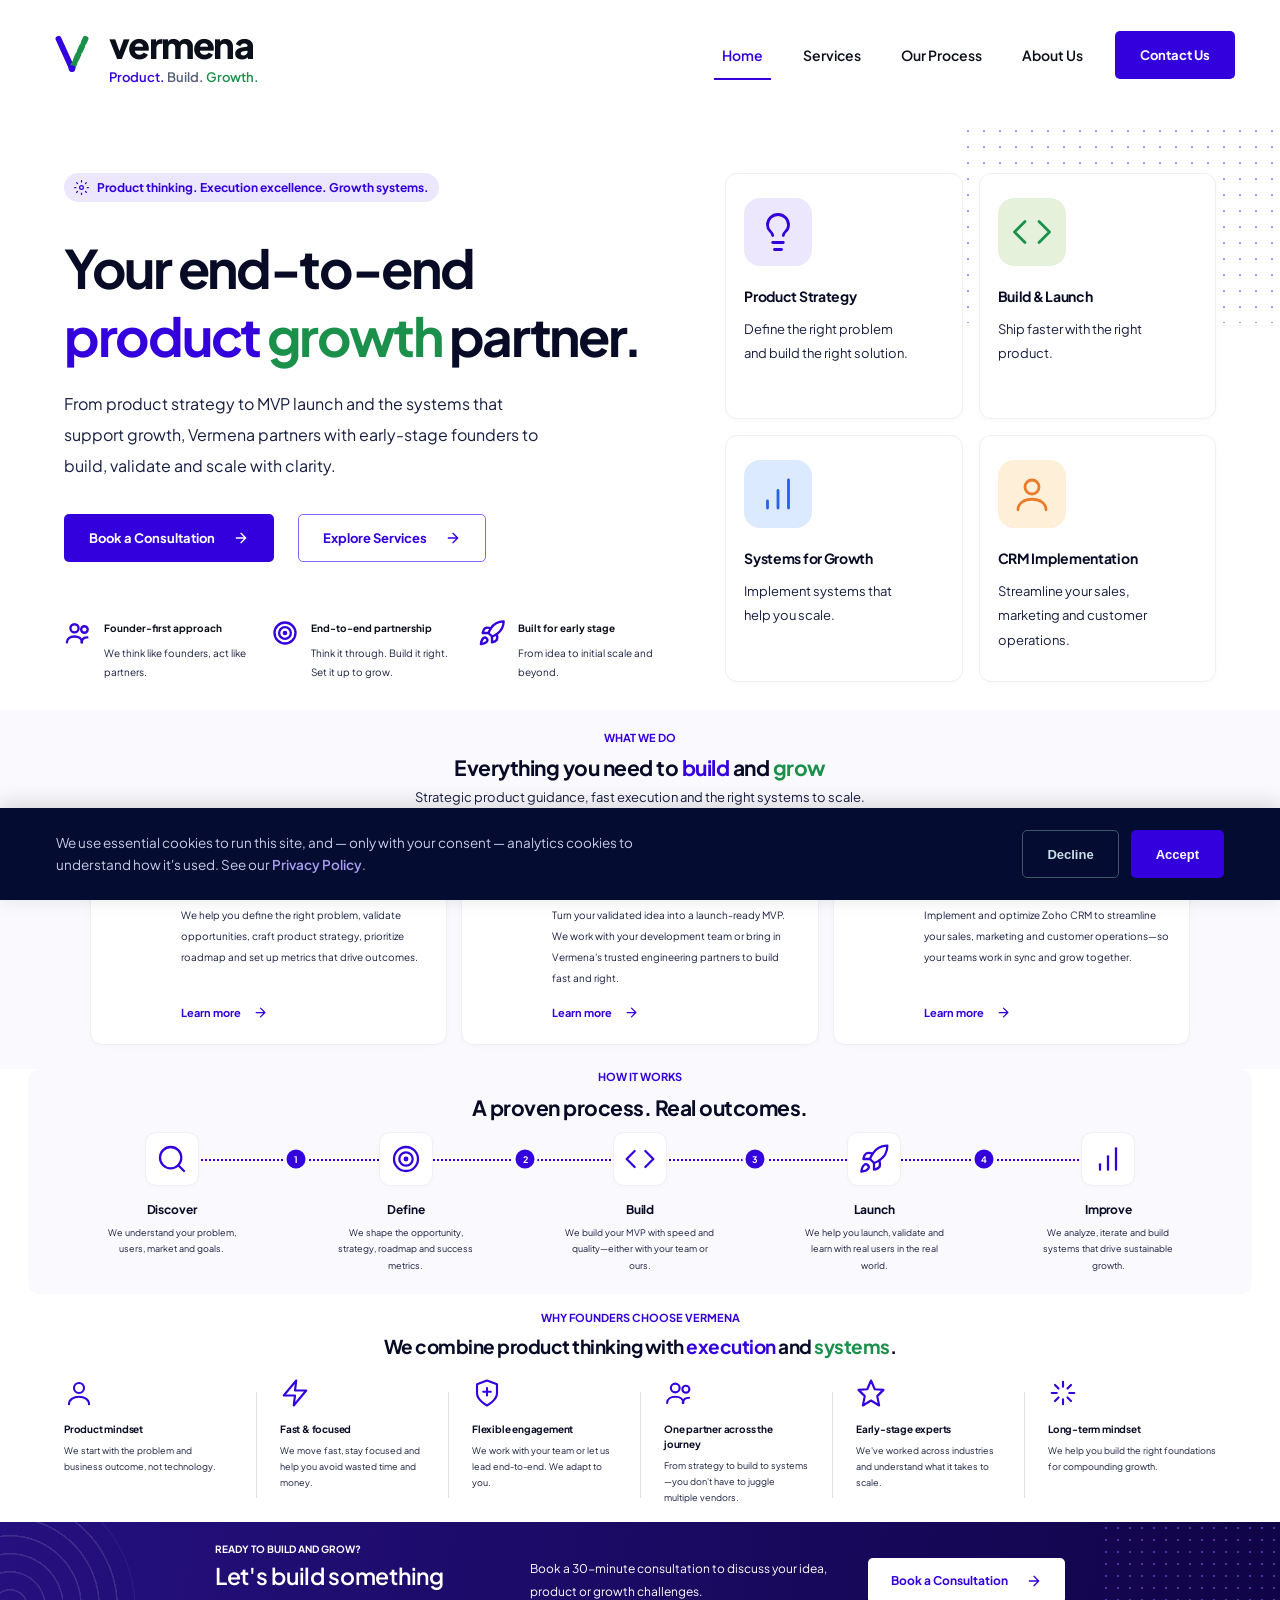
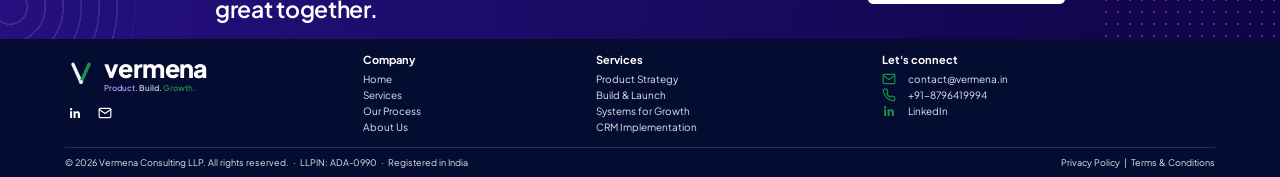
<file: index.html>
<!DOCTYPE html>
<html lang="en">
<head>
<meta charset="utf-8">
<meta name="viewport" content="width=device-width, initial-scale=1">

<!-- Google Tag Manager — loads only if the visitor already accepted cookies (see js/cookie-consent.js); this is not GTM's default unconditional snippet, it's consent-gated on purpose -->
<script>
(function(){try{
var p=new URLSearchParams(location.search);
if(p.get('internal')==='1'){localStorage.setItem('vermena_internal_traffic','true');}
var isInternal=localStorage.getItem('vermena_internal_traffic')==='true';
if(!isInternal&&localStorage.getItem('vermena_cookie_consent')==='accepted'){
window.dataLayer=window.dataLayer||[];
window.dataLayer.push({'gtm.start':new Date().getTime(),event:'gtm.js'});
var j=document.createElement('script');j.async=true;
j.src='https://www.googletagmanager.com/gtm.js?id=GTM-KXFGPZDN';
document.head.appendChild(j);window.__vermenaGtmLoaded=true;
}}catch(e){}})();
</script>
<!-- End Google Tag Manager -->

<title>Vermena — Your End-to-End Product Growth Partner</title>
<meta name="description" content="From product strategy to MVP launch and the systems that support growth, Vermena partners with early-stage founders to build, validate and scale with clarity.">
<meta name="robots" content="index, follow">
<link rel="canonical" href="https://vermena.in/">

<link rel="icon" type="image/svg+xml" href="assets/favicon.svg">
<link rel="icon" type="image/png" sizes="32x32" href="assets/favicon/favicon-32x32.png">
<link rel="icon" type="image/png" sizes="16x16" href="assets/favicon/favicon-16x16.png">
<link rel="shortcut icon" href="favicon.ico">
<link rel="apple-touch-icon" sizes="180x180" href="assets/favicon/apple-touch-icon.png">
<link rel="manifest" href="site.webmanifest">
<meta name="theme-color" content="#3300dd">

<meta property="og:type" content="website">
<meta property="og:site_name" content="Vermena">
<meta property="og:locale" content="en_IN">
<meta property="og:url" content="https://vermena.in/">
<meta property="og:title" content="Vermena — Your End-to-End Product Growth Partner">
<meta property="og:description" content="From product strategy to MVP launch and the systems that support growth, Vermena partners with early-stage founders to build, validate and scale with clarity.">
<meta property="og:image" content="https://vermena.in/assets/og-image.png">
<meta property="og:image:width" content="1200">
<meta property="og:image:height" content="630">
<meta property="og:image:alt" content="Vermena — Your End-to-End Product Growth Partner">

<meta name="twitter:card" content="summary_large_image">
<meta name="twitter:title" content="Vermena — Your End-to-End Product Growth Partner">
<meta name="twitter:description" content="From product strategy to MVP launch and the systems that support growth, Vermena partners with early-stage founders to build, validate and scale with clarity.">
<meta name="twitter:image" content="https://vermena.in/assets/og-image.png">

<link rel="preconnect" href="https://fonts.googleapis.com">
<link href="https://fonts.googleapis.com/css2?family=Plus+Jakarta+Sans:wght@400;500;600;700;800&display=swap" rel="stylesheet">
<link rel="stylesheet" href="css/site.css">
<link rel="stylesheet" href="css/home.css">
</head>
<body class="home-page">

<header class="site-header">
  <a class="logo" href="index.html">
    <img src="assets/v-mark.svg" alt="">
    <span class="logo-text">
      <span class="logo-word">vermena</span>
      <span class="logo-tagline"><span class="t1">Product.</span> <span class="t2">Build.</span> <span class="t3">Growth.</span></span>
    </span>
  </a>
  <nav class="site-nav">
    <a href="index.html" class="active">Home</a>
    <a href="services.html">Services</a>
    <a href="our-process.html">Our Process</a>
    <a href="about.html">About Us</a>
  </nav>
  <div class="header-actions">
    <a href="contact.html" class="btn btn-primary btn-small">Contact Us</a>
    <button type="button" class="menu-toggle" id="menu-toggle" aria-label="Menu" aria-expanded="false" aria-controls="mobile-menu">
      <span></span><span></span><span></span>
    </button>
  </div>
</header>

<div class="mobile-menu" id="mobile-menu" hidden>
  <a href="index.html">Home</a>
  <a href="services.html">Services</a>
  <a href="our-process.html">Our Process</a>
  <a href="about.html">About Us</a>
  <a href="contact.html" class="btn btn-primary">Contact Us</a>
</div>

<main>
<!-- ============ Hero ============ -->
<section class="hero">
  <div>
    <div class="eyebrow eyebrow--pill">
      <svg viewBox="0 0 24 24" fill="none" stroke="currentColor" stroke-width="2" stroke-linecap="round" stroke-linejoin="round" width="15" height="15"><circle cx="12" cy="12" r="3"/><path d="M12 1v2M12 21v2M4.2 4.2l1.4 1.4M18.4 18.4l1.4 1.4M1 12h2M21 12h2M4.2 19.8l1.4-1.4M18.4 5.6l1.4-1.4"/></svg>
      Product thinking. Execution excellence. Growth systems.
    </div>
    <h1>Your end-to-end<br><span class="accent-purple">product</span> <span class="accent-green">growth</span> partner.</h1>
    <p class="lead">From product strategy to MVP launch and the systems that support growth, Vermena partners with early-stage founders to build, validate and scale with clarity.</p>
    <div class="hero-actions">
      <a href="https://cal.com/kartikeyanegi/30min" class="btn btn-primary" target="_blank" rel="noopener">Book a Consultation
        <svg viewBox="0 0 24 24" fill="none" stroke="currentColor" stroke-width="2" stroke-linecap="round" stroke-linejoin="round" width="16" height="16"><path d="M5 12h14M12 5l7 7-7 7"/></svg>
      </a>
      <a href="services.html" class="btn btn-outline">Explore Services
        <svg viewBox="0 0 24 24" fill="none" stroke="currentColor" stroke-width="2" stroke-linecap="round" stroke-linejoin="round" width="16" height="16"><path d="M5 12h14M12 5l7 7-7 7"/></svg>
      </a>
    </div>
    <div class="hero-badges">
      <div class="hero-badge">
        <svg viewBox="0 0 24 24" fill="none" stroke="currentColor" stroke-width="2" stroke-linecap="round" stroke-linejoin="round"><circle cx="9" cy="8" r="3.5"/><path d="M2.5 20c0-3.3 3-5 6.5-5s6.5 1.7 6.5 5"/><circle cx="17.5" cy="9" r="2.8"/><path d="M15 20c.3-2.5 2-4.2 5-4.2"/></svg>
        <div><div class="h">Founder-first approach</div><div class="d">We think like founders, act like partners.</div></div>
      </div>
      <div class="hero-badge">
        <svg viewBox="0 0 24 24" fill="none" stroke="currentColor" stroke-width="2" stroke-linecap="round" stroke-linejoin="round"><circle cx="12" cy="12" r="9"/><circle cx="12" cy="12" r="5"/><circle cx="12" cy="12" r="1"/></svg>
        <div><div class="h">End-to-end partnership</div><div class="d">Think it through. Build it right. Set it up to grow.</div></div>
      </div>
      <div class="hero-badge">
        <svg viewBox="0 0 24 24" fill="none" stroke="currentColor" stroke-width="2" stroke-linecap="round" stroke-linejoin="round"><path d="M4.5 16.5c-1.5 1.26-2 5-2 5s3.74-.5 5-2c.71-.84.7-2.13-.09-2.91a2.18 2.18 0 0 0-2.91-.09z"/><path d="m12 15-3-3a22 22 0 0 1 2-3.95A12.88 12.88 0 0 1 22 2c0 2.72-.78 7.5-6 11a22.35 22.35 0 0 1-4 2z"/><path d="M9 12H4s.55-3.03 2-4c1.62-1.08 5 0 5 0"/><path d="M12 15v5s3.03-.55 4-2c1.08-1.62 0-5 0-5"/></svg>
        <div><div class="h">Built for early stage</div><div class="d">From idea to initial scale and beyond.</div></div>
      </div>
    </div>
  </div>
  <div class="hero-cards">
    <div class="card">
      <div class="icon-tile purple"><svg viewBox="0 0 24 24" fill="none" stroke="currentColor" stroke-width="2" stroke-linecap="round" stroke-linejoin="round"><path d="M15 14c.2-1 .7-1.7 1.5-2.5 1-.9 1.5-2.2 1.5-3.5A6 6 0 0 0 6 8c0 1 .2 2.2 1.5 3.5.7.7 1.3 1.5 1.5 2.5"/><path d="M9 18h6"/><path d="M10 22h4"/></svg></div>
      <h3>Product Strategy</h3>
      <p>Define the right problem and build the right solution.</p>
    </div>
    <div class="card">
      <div class="icon-tile green"><svg viewBox="0 0 24 24" fill="none" stroke="currentColor" stroke-width="2" stroke-linecap="round" stroke-linejoin="round"><polyline points="16 18 22 12 16 6"/><polyline points="8 6 2 12 8 18"/></svg></div>
      <h3>Build &amp; Launch</h3>
      <p>Ship faster with the right product.</p>
    </div>
    <div class="card">
      <div class="icon-tile blue"><svg viewBox="0 0 24 24" fill="none" stroke="currentColor" stroke-width="2" stroke-linecap="round" stroke-linejoin="round"><line x1="12" x2="12" y1="20" y2="10"/><line x1="18" x2="18" y1="20" y2="4"/><line x1="6" x2="6" y1="20" y2="16"/></svg></div>
      <h3>Systems for Growth</h3>
      <p>Implement systems that help you scale.</p>
    </div>
    <div class="card">
      <div class="icon-tile peach"><svg viewBox="0 0 24 24" fill="none" stroke="currentColor" stroke-width="2" stroke-linecap="round" stroke-linejoin="round"><circle cx="12" cy="8" r="4"/><path d="M4 21c0-4 4-6 8-6s8 2 8 6"/></svg></div>
      <h3>CRM Implementation</h3>
      <p>Streamline your sales, marketing and customer operations.</p>
    </div>
  </div>
</section>

<!-- ============ What we do ============ -->
<section class="section section--soft home-offers">
  <div class="section-head section--center">
    <div class="eyebrow">WHAT WE DO</div>
    <h2>Everything you need to <span class="accent-purple">build</span> and <span class="accent-green">grow</span></h2>
    <p>Strategic product guidance, fast execution and the right systems to scale.</p>
  </div>
  <div class="grid-3">
    <div class="card offer-card">
      <div class="icon-tile purple icon-tile--round"><svg viewBox="0 0 24 24" fill="none" stroke="currentColor" stroke-width="2" stroke-linecap="round" stroke-linejoin="round"><path d="M12 20h9"/><path d="M16.5 3.5a2.1 2.1 0 0 1 3 3L7 19l-4 1 1-4Z"/></svg></div>
      <h3>Product Management Consulting</h3>
      <p>We help you define the right problem, validate opportunities, craft product strategy, prioritize roadmap and set up metrics that drive outcomes.</p>
      <a class="learn-more" href="services.html">Learn more
        <svg viewBox="0 0 24 24" fill="none" stroke="currentColor" stroke-width="2" stroke-linecap="round" stroke-linejoin="round" width="15" height="15"><path d="M5 12h14M12 5l7 7-7 7"/></svg>
      </a>
    </div>
    <div class="card offer-card">
      <div class="icon-tile green icon-tile--round"><svg viewBox="0 0 24 24" fill="none" stroke="currentColor" stroke-width="2" stroke-linecap="round" stroke-linejoin="round"><polyline points="16 18 22 12 16 6"/><polyline points="8 6 2 12 8 18"/></svg></div>
      <h3>MVP Builds</h3>
      <p>Turn your validated idea into a launch-ready MVP. We work with your development team or bring in Vermena's trusted engineering partners to build fast and right.</p>
      <a class="learn-more" href="services.html">Learn more
        <svg viewBox="0 0 24 24" fill="none" stroke="currentColor" stroke-width="2" stroke-linecap="round" stroke-linejoin="round" width="15" height="15"><path d="M5 12h14M12 5l7 7-7 7"/></svg>
      </a>
    </div>
    <div class="card offer-card">
      <div class="icon-tile purple icon-tile--round"><svg viewBox="0 0 24 24" fill="none" stroke="currentColor" stroke-width="2" stroke-linecap="round" stroke-linejoin="round"><circle cx="9" cy="8" r="3.5"/><path d="M2.5 20c0-3.3 3-5 6.5-5s6.5 1.7 6.5 5"/><circle cx="17.5" cy="9" r="2.8"/><path d="M15 20c.3-2.5 2-4.2 5-4.2"/></svg></div>
      <h3>CRM Implementation</h3>
      <p>Implement and optimize Zoho CRM to streamline your sales, marketing and customer operations—so your teams work in sync and grow together.</p>
      <a class="learn-more" href="services.html">Learn more
        <svg viewBox="0 0 24 24" fill="none" stroke="currentColor" stroke-width="2" stroke-linecap="round" stroke-linejoin="round" width="15" height="15"><path d="M5 12h14M12 5l7 7-7 7"/></svg>
      </a>
    </div>
  </div>
</section>

<!-- ============ How it works ============ -->
<section class="section section--center home-process">
  <div class="section-head">
    <div class="eyebrow">HOW IT WORKS</div>
    <h2>A proven process. Real outcomes.</h2>
  </div>
  <div class="process-track">
    <div class="process-dots"></div>
    <span class="step-num" style="left:20%">1</span>
    <span class="step-num" style="left:40%">2</span>
    <span class="step-num" style="left:60%">3</span>
    <span class="step-num" style="left:80%">4</span>
    <div class="process-row">
      <div class="step"><div class="step-icon"><svg viewBox="0 0 24 24" fill="none" stroke="currentColor" stroke-width="2" stroke-linecap="round" stroke-linejoin="round"><circle cx="11" cy="11" r="8"/><path d="m21 21-4.3-4.3"/></svg></div><h3>Discover</h3><p>We understand your problem, users, market and goals.</p></div>
      <div class="step"><div class="step-icon"><svg viewBox="0 0 24 24" fill="none" stroke="currentColor" stroke-width="2" stroke-linecap="round" stroke-linejoin="round"><circle cx="12" cy="12" r="9"/><circle cx="12" cy="12" r="5"/><circle cx="12" cy="12" r="1"/></svg></div><h3>Define</h3><p>We shape the opportunity, strategy, roadmap and success metrics.</p></div>
      <div class="step"><div class="step-icon"><svg viewBox="0 0 24 24" fill="none" stroke="currentColor" stroke-width="2" stroke-linecap="round" stroke-linejoin="round"><polyline points="16 18 22 12 16 6"/><polyline points="8 6 2 12 8 18"/></svg></div><h3>Build</h3><p>We build your MVP with speed and quality—either with your team or ours.</p></div>
      <div class="step"><div class="step-icon"><svg viewBox="0 0 24 24" fill="none" stroke="currentColor" stroke-width="2" stroke-linecap="round" stroke-linejoin="round"><path d="M4.5 16.5c-1.5 1.26-2 5-2 5s3.74-.5 5-2c.71-.84.7-2.13-.09-2.91a2.18 2.18 0 0 0-2.91-.09z"/><path d="m12 15-3-3a22 22 0 0 1 2-3.95A12.88 12.88 0 0 1 22 2c0 2.72-.78 7.5-6 11a22.35 22.35 0 0 1-4 2z"/><path d="M9 12H4s.55-3.03 2-4c1.62-1.08 5 0 5 0"/><path d="M12 15v5s3.03-.55 4-2c1.08-1.62 0-5 0-5"/></svg></div><h3>Launch</h3><p>We help you launch, validate and learn with real users in the real world.</p></div>
      <div class="step"><div class="step-icon"><svg viewBox="0 0 24 24" fill="none" stroke="currentColor" stroke-width="2" stroke-linecap="round" stroke-linejoin="round"><line x1="12" x2="12" y1="20" y2="10"/><line x1="18" x2="18" y1="20" y2="4"/><line x1="6" x2="6" y1="20" y2="16"/></svg></div><h3>Improve</h3><p>We analyze, iterate and build systems that drive sustainable growth.</p></div>
    </div>
  </div>
</section>

<!-- ============ Why founders choose Vermena ============ -->
<section class="section section--soft home-reasons">
  <div class="section-head section--center">
    <div class="eyebrow">WHY FOUNDERS CHOOSE VERMENA</div>
    <h2>We combine product thinking with <span class="accent-purple">execution</span> and <span class="accent-green">systems</span>.</h2>
  </div>
  <div class="grid-3">
    <div class="diff-item">
      <svg viewBox="0 0 24 24" fill="none" stroke="currentColor" stroke-width="2" stroke-linecap="round" stroke-linejoin="round"><circle cx="12" cy="8" r="4"/><path d="M4 21c0-4 4-6 8-6s8 2 8 6"/></svg>
      <div><div class="h">Product mindset</div><div class="d">We start with the problem and business outcome, not technology.</div></div>
    </div>
    <div class="diff-item">
      <svg viewBox="0 0 24 24" fill="none" stroke="currentColor" stroke-width="2" stroke-linecap="round" stroke-linejoin="round"><polygon points="13 2 3 14 12 14 11 22 21 10 12 10 13 2"/></svg>
      <div><div class="h">Fast &amp; focused</div><div class="d">We move fast, stay focused and help you avoid wasted time and money.</div></div>
    </div>
    <div class="diff-item">
      <svg viewBox="0 0 24 24" fill="none" stroke="currentColor" stroke-width="2" stroke-linecap="round" stroke-linejoin="round"><path d="M12 22s8-4 8-10V5l-8-3-8 3v7c0 6 8 10 8 10Z"/><line x1="12" x2="12" y1="8" y2="14"/><line x1="9" x2="15" y1="11" y2="11"/></svg>
      <div><div class="h">Flexible engagement</div><div class="d">We work with your team or let us lead end-to-end. We adapt to you.</div></div>
    </div>
    <div class="diff-item">
      <svg viewBox="0 0 24 24" fill="none" stroke="currentColor" stroke-width="2" stroke-linecap="round" stroke-linejoin="round"><circle cx="9" cy="8" r="3.5"/><path d="M2.5 20c0-3.3 3-5 6.5-5s6.5 1.7 6.5 5"/><circle cx="17.5" cy="9" r="2.8"/><path d="M15 20c.3-2.5 2-4.2 5-4.2"/></svg>
      <div><div class="h">One partner across the journey</div><div class="d">From strategy to build to systems—you don't have to juggle multiple vendors.</div></div>
    </div>
    <div class="diff-item">
      <svg viewBox="0 0 24 24" fill="none" stroke="currentColor" stroke-width="2" stroke-linecap="round" stroke-linejoin="round"><polygon points="12 2 15 9 22 9.5 17 14.5 18.5 22 12 18 5.5 22 7 14.5 2 9.5 9 9 12 2"/></svg>
      <div><div class="h">Early-stage experts</div><div class="d">We've worked across industries and understand what it takes to scale.</div></div>
    </div>
    <div class="diff-item">
      <svg viewBox="0 0 24 24" fill="none" stroke="currentColor" stroke-width="2" stroke-linecap="round" stroke-linejoin="round"><path d="M12 3v4M12 17v4M3 12h4M17 12h4M5.6 5.6l2.8 2.8M15.6 15.6l2.8 2.8M18.4 5.6l-2.8 2.8M8.4 15.6l-2.8 2.8"/></svg>
      <div><div class="h">Long-term mindset</div><div class="d">We help you build the right foundations for compounding growth.</div></div>
    </div>
  </div>
</section>

<!-- ============ CTA band ============ -->
<div class="cta-band">
  <div class="cta-band-left">
    <div class="eyebrow">READY TO BUILD AND GROW?</div>
    <h2>Let's build something great together.</h2>
  </div>
  <p>Book a 30-minute consultation to discuss your idea, product or growth challenges.</p>
  <a href="https://cal.com/kartikeyanegi/30min" class="btn btn-white" target="_blank" rel="noopener">Book a Consultation
    <svg viewBox="0 0 24 24" fill="none" stroke="currentColor" stroke-width="2" stroke-linecap="round" stroke-linejoin="round" width="16" height="16"><path d="M5 12h14M12 5l7 7-7 7"/></svg>
  </a>
</div>

</main>

<footer class="site-footer">
  <div class="footer-grid">
    <div class="footer-col">
      <a class="logo" href="index.html">
        <img src="assets/v-mark-light.svg" alt="">
        <span class="logo-text">
          <span class="logo-word">vermena</span>
          <span class="logo-tagline"><span class="t1">Product.</span> <span class="t2">Build.</span> <span class="t3">Growth.</span></span>
        </span>
      </a>
      <div class="footer-social">
        <a href="https://www.linkedin.com/company/vermena-consulting" target="_blank" rel="noopener" aria-label="LinkedIn"><svg viewBox="0 0 24 24" fill="currentColor" style="color:#fff"><path d="M20.4 20.4h-3.5v-5.5c0-1.3 0-3-1.8-3s-2.1 1.4-2.1 2.9v5.6H9.5V9h3.4v1.6h.1c.5-.9 1.6-1.8 3.3-1.8 3.6 0 4.2 2.4 4.2 5.4v6.2ZM5.3 7.4a2 2 0 1 1 0-4 2 2 0 0 1 0 4ZM7 20.4H3.6V9H7v11.4Z"/></svg></a>
        <a href="mailto:contact@vermena.in" aria-label="Email"><svg viewBox="0 0 24 24" fill="none" stroke="#fff" stroke-width="2" stroke-linecap="round" stroke-linejoin="round"><rect x="2" y="4" width="20" height="16" rx="2"/><path d="m2 6 10 7 10-7"/></svg></a>
      </div>
    </div>
    <div class="footer-col">
      <h4>Company</h4>
      <a href="index.html">Home</a>
      <a href="services.html">Services</a>
      <a href="our-process.html">Our Process</a>
      <a href="about.html">About Us</a>
    </div>
    <div class="footer-col">
      <h4>Services</h4>
      <a href="services.html">Product Strategy</a>
      <a href="services.html">Build &amp; Launch</a>
      <a href="services.html">Systems for Growth</a>
      <a href="services.html">CRM Implementation</a>
    </div>
    <div class="footer-col">
      <h4>Let's connect</h4>
      <div class="contact-line"><svg viewBox="0 0 24 24" fill="none" stroke="currentColor" stroke-width="2" stroke-linecap="round" stroke-linejoin="round"><rect x="2" y="4" width="20" height="16" rx="2"/><path d="m2 6 10 7 10-7"/></svg><a href="mailto:contact@vermena.in" style="padding:0">contact@vermena.in</a></div>
      <div class="contact-line"><svg viewBox="0 0 24 24" fill="none" stroke="currentColor" stroke-width="2" stroke-linecap="round" stroke-linejoin="round"><path d="M22 16.9v3a2 2 0 0 1-2.2 2 19.8 19.8 0 0 1-8.6-3.1 19.5 19.5 0 0 1-6-6 19.8 19.8 0 0 1-3.1-8.7A2 2 0 0 1 4.1 2h3a2 2 0 0 1 2 1.7c.1.9.3 1.8.6 2.7a2 2 0 0 1-.5 2.1L8 9.7a16 16 0 0 0 6 6l1.2-1.2a2 2 0 0 1 2.1-.5c.9.3 1.8.5 2.7.6a2 2 0 0 1 1.7 2Z"/></svg><a href="tel:+918796419994" style="padding:0">+91-8796419994</a></div>
      <div class="contact-line"><svg viewBox="0 0 24 24" fill="currentColor"><path d="M20.4 20.4h-3.5v-5.5c0-1.3 0-3-1.8-3s-2.1 1.4-2.1 2.9v5.6H9.5V9h3.4v1.6h.1c.5-.9 1.6-1.8 3.3-1.8 3.6 0 4.2 2.4 4.2 5.4v6.2ZM5.3 7.4a2 2 0 1 1 0-4 2 2 0 0 1 0 4ZM7 20.4H3.6V9H7v11.4Z"/></svg><a href="https://www.linkedin.com/company/vermena-consulting" target="_blank" rel="noopener" style="padding:0">LinkedIn</a></div>
    </div>
  </div>
  <div class="footer-bottom">
    <span>© 2026 Vermena Consulting LLP. All rights reserved. &nbsp;&middot;&nbsp; LLPIN: ADA-0990 &nbsp;&middot;&nbsp; Registered in India</span>
    <span><a href="privacy.html">Privacy Policy</a> &nbsp;|&nbsp; <a href="terms.html">Terms &amp; Conditions</a></span>
  </div>
</footer>

<div id="cookie-banner" class="cookie-banner" hidden role="dialog" aria-label="Cookie consent">
  <p>We use essential cookies to run this site, and — only with your consent — analytics cookies to understand how it's used. See our <a href="privacy.html">Privacy Policy</a>.</p>
  <div class="cookie-banner-actions">
    <button type="button" id="cookie-decline" class="btn btn-outline" style="border-color:#3a5a68;color:#c8dee8">Decline</button>
    <button type="button" id="cookie-accept" class="btn btn-primary">Accept</button>
  </div>
</div>
<script src="js/cookie-consent.js"></script>
<script src="js/mobile-nav.js"></script>

</body>
</html>
</file>
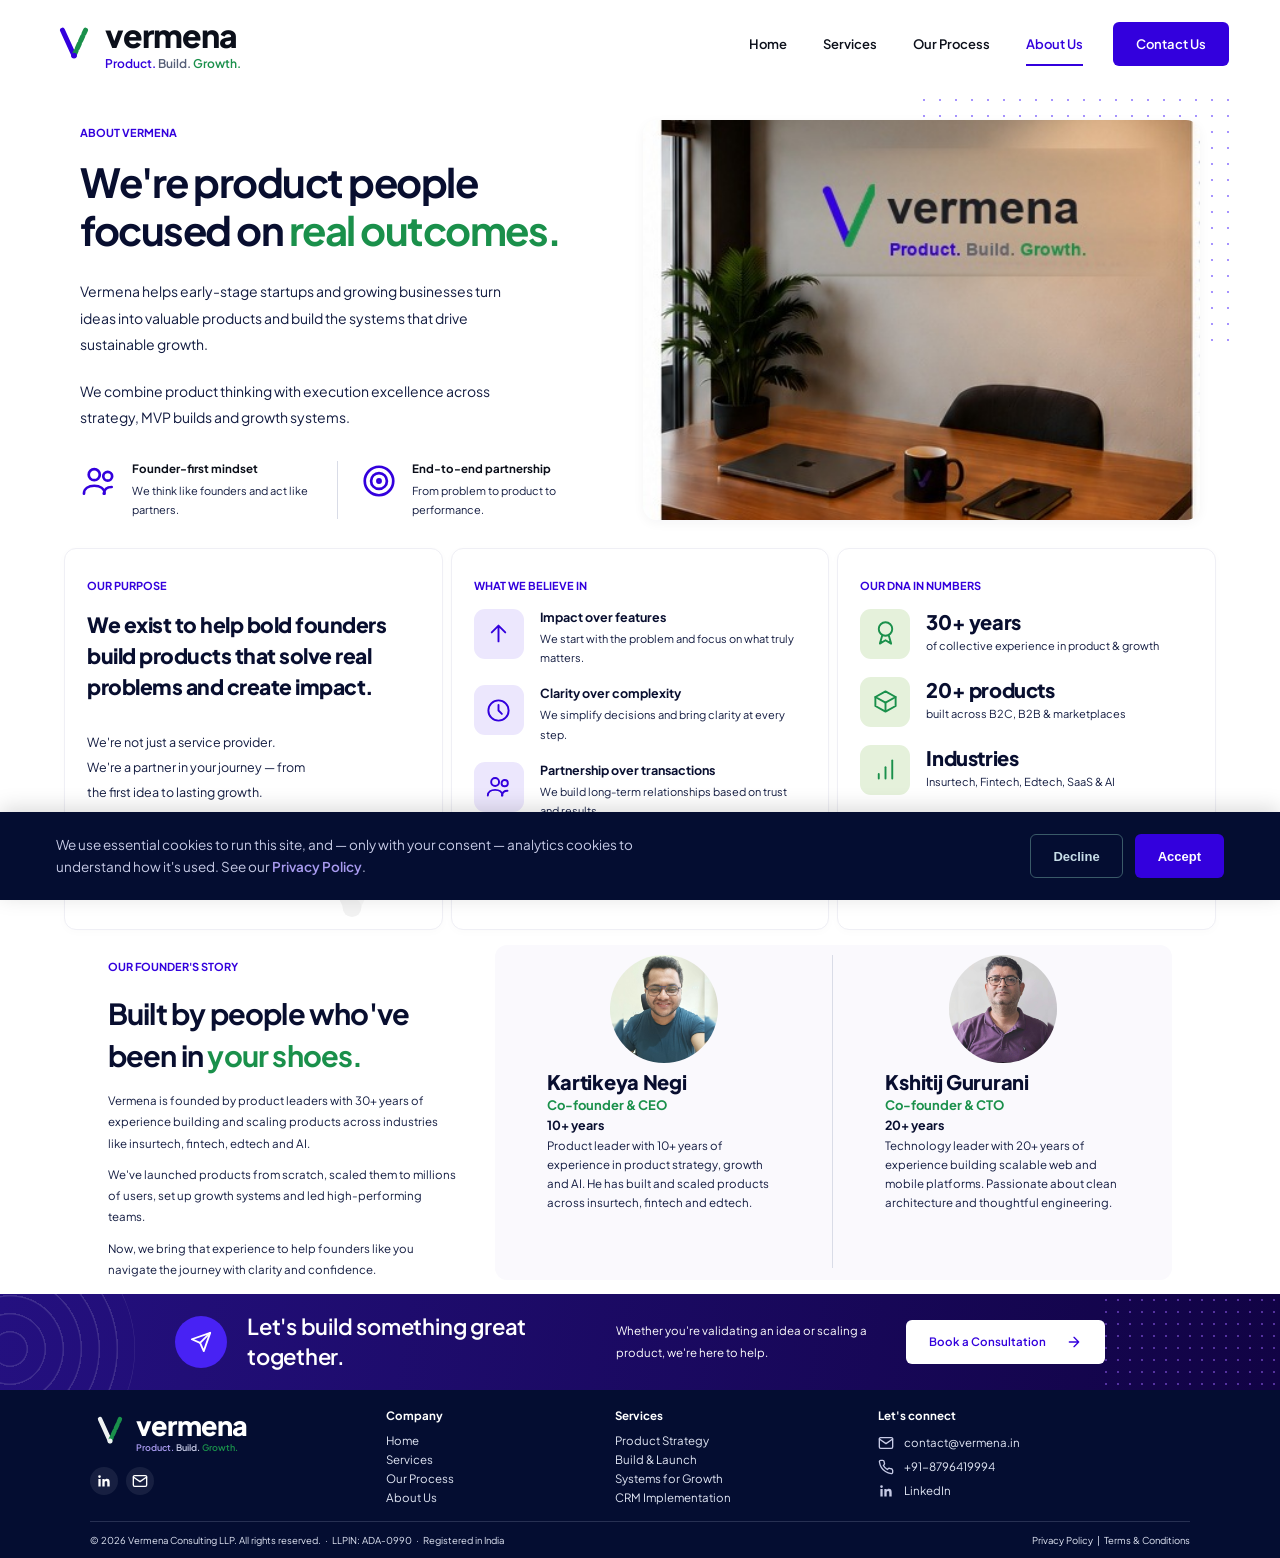
<file: about.html>
<!DOCTYPE html>
<html lang="en">
<head>
<meta charset="utf-8">
<meta name="viewport" content="width=device-width, initial-scale=1">

<!-- Google Tag Manager — loads only if the visitor already accepted cookies (see js/cookie-consent.js); this is not GTM's default unconditional snippet, it's consent-gated on purpose -->
<script>
(function(){try{
var p=new URLSearchParams(location.search);
if(p.get('internal')==='1'){localStorage.setItem('vermena_internal_traffic','true');}
var isInternal=localStorage.getItem('vermena_internal_traffic')==='true';
if(!isInternal&&localStorage.getItem('vermena_cookie_consent')==='accepted'){
window.dataLayer=window.dataLayer||[];
window.dataLayer.push({'gtm.start':new Date().getTime(),event:'gtm.js'});
var j=document.createElement('script');j.async=true;
j.src='https://www.googletagmanager.com/gtm.js?id=GTM-KXFGPZDN';
document.head.appendChild(j);window.__vermenaGtmLoaded=true;
}}catch(e){}})();
</script>
<!-- End Google Tag Manager -->

<title>About Us — Vermena</title>
<meta name="description" content="Vermena helps early-stage startups and growing businesses turn ideas into valuable products and build the systems that drive sustainable growth.">
<meta name="robots" content="index, follow">
<link rel="canonical" href="https://vermena.in/about.html">

<link rel="icon" type="image/svg+xml" href="assets/favicon.svg">
<link rel="icon" type="image/png" sizes="32x32" href="assets/favicon/favicon-32x32.png">
<link rel="icon" type="image/png" sizes="16x16" href="assets/favicon/favicon-16x16.png">
<link rel="shortcut icon" href="favicon.ico">
<link rel="apple-touch-icon" sizes="180x180" href="assets/favicon/apple-touch-icon.png">
<link rel="manifest" href="site.webmanifest">
<meta name="theme-color" content="#3300dd">

<meta property="og:type" content="website">
<meta property="og:site_name" content="Vermena">
<meta property="og:locale" content="en_IN">
<meta property="og:url" content="https://vermena.in/about.html">
<meta property="og:title" content="About Us — Vermena">
<meta property="og:description" content="Vermena helps early-stage startups and growing businesses turn ideas into valuable products and build the systems that drive sustainable growth.">
<meta property="og:image" content="https://vermena.in/assets/og-image.png">
<meta property="og:image:width" content="1200">
<meta property="og:image:height" content="630">
<meta property="og:image:alt" content="About Us — Vermena">

<meta name="twitter:card" content="summary_large_image">
<meta name="twitter:title" content="About Us — Vermena">
<meta name="twitter:description" content="Vermena helps early-stage startups and growing businesses turn ideas into valuable products and build the systems that drive sustainable growth.">
<meta name="twitter:image" content="https://vermena.in/assets/og-image.png">

<link rel="preconnect" href="https://fonts.googleapis.com">
<link href="https://fonts.googleapis.com/css2?family=Plus+Jakarta+Sans:wght@400;500;600;700;800&display=swap" rel="stylesheet">
<link rel="stylesheet" href="css/site.css">
<link rel="stylesheet" href="css/about.css">
</head>
<body class="about-page">

<header class="site-header">
  <a class="logo" href="index.html">
    <img src="assets/v-mark.svg" alt="">
    <span class="logo-text">
      <span class="logo-word">vermena</span>
      <span class="logo-tagline"><span class="t1">Product.</span> <span class="t2">Build.</span> <span class="t3">Growth.</span></span>
    </span>
  </a>
  <nav class="site-nav">
    <a href="index.html">Home</a>
    <a href="services.html">Services</a>
    <a href="our-process.html">Our Process</a>
    <a href="about.html" class="active">About Us</a>
  </nav>
  <div class="header-actions">
    <a href="contact.html" class="btn btn-primary btn-small">Contact Us</a>
    <button type="button" class="menu-toggle" id="menu-toggle" aria-label="Menu" aria-expanded="false" aria-controls="mobile-menu">
      <span></span><span></span><span></span>
    </button>
  </div>
</header>

<div class="mobile-menu" id="mobile-menu" hidden>
  <a href="index.html">Home</a>
  <a href="services.html">Services</a>
  <a href="our-process.html">Our Process</a>
  <a href="about.html">About Us</a>
  <a href="contact.html" class="btn btn-primary">Contact Us</a>
</div>

<main>
<!-- ============ Hero ============ -->
<section class="hero">
  <div>
    <div class="eyebrow">ABOUT VERMENA</div>
    <h1 style="font-size:40px">We're product people focused on <span class="accent-green">real outcomes.</span></h1>
    <p class="lead" style="max-width:520px">Vermena helps early-stage startups and growing businesses turn ideas into valuable products and build the systems that drive sustainable growth.</p>
    <p class="lead" style="max-width:520px">We combine product thinking with execution excellence across strategy, MVP builds and growth systems.</p>
    <div class="hero-badges" style="margin-top:8px">
      <div class="hero-badge">
        <svg viewBox="0 0 24 24" fill="none" stroke="currentColor" stroke-width="2" stroke-linecap="round" stroke-linejoin="round"><circle cx="9" cy="8" r="3.5"/><path d="M2.5 20c0-3.3 3-5 6.5-5s6.5 1.7 6.5 5"/><circle cx="17.5" cy="9" r="2.8"/><path d="M15 20c.3-2.5 2-4.2 5-4.2"/></svg>
        <div><div class="h">Founder-first mindset</div><div class="d">We think like founders and act like partners.</div></div>
      </div>
      <div class="hero-badge">
        <svg viewBox="0 0 24 24" fill="none" stroke="currentColor" stroke-width="2" stroke-linecap="round" stroke-linejoin="round"><circle cx="12" cy="12" r="9"/><circle cx="12" cy="12" r="5"/><circle cx="12" cy="12" r="1"/></svg>
        <div><div class="h">End-to-end partnership</div><div class="d">From problem to product to performance.</div></div>
      </div>
    </div>
  </div>
  <!--
    Office photo, extracted from the mockup and edited to swap the wall
    signage for the current approved logo (the mockup's version had an
    earlier, rejected mark design). There's a faint patch visible behind
    the text from that edit — accepted as good enough for now; swap in a
    real, non-mockup office photo whenever one's available.
  -->
  <div style="border-radius:20px;overflow:hidden">
    <img src="assets/about-office.jpg" alt="The Vermena office" style="width:100%;height:100%;object-fit:cover;display:block">
  </div>
</section>

<!-- ============ Purpose / Believe / DNA ============ -->
<section class="section about-principles" style="padding-top:0">
  <div class="about-trio">
    <div class="card">
      <div class="eyebrow">OUR PURPOSE</div>
      <h3>We exist to help bold founders build products that solve real problems and create impact.</h3>
      <p>We're not just a service provider. We're a partner in your journey — from the first idea to lasting growth.</p>
    </div>
    <div class="card">
      <div class="eyebrow">WHAT WE BELIEVE IN</div>
      <div class="believe-item">
        <div class="icon-tile purple icon-tile--sm"><svg viewBox="0 0 24 24" fill="none" stroke="currentColor" stroke-width="2" stroke-linecap="round" stroke-linejoin="round"><path d="M12 19V5M6 11l6-6 6 6"/></svg></div>
        <div><div class="h">Impact over features</div><div class="d">We start with the problem and focus on what truly matters.</div></div>
      </div>
      <div class="believe-item">
        <div class="icon-tile purple icon-tile--sm"><svg viewBox="0 0 24 24" fill="none" stroke="currentColor" stroke-width="2" stroke-linecap="round" stroke-linejoin="round"><circle cx="12" cy="12" r="9"/><path d="M12 7v5l3 3"/></svg></div>
        <div><div class="h">Clarity over complexity</div><div class="d">We simplify decisions and bring clarity at every step.</div></div>
      </div>
      <div class="believe-item">
        <div class="icon-tile purple icon-tile--sm"><svg viewBox="0 0 24 24" fill="none" stroke="currentColor" stroke-width="2" stroke-linecap="round" stroke-linejoin="round"><circle cx="9" cy="8" r="3.5"/><path d="M2.5 20c0-3.3 3-5 6.5-5s6.5 1.7 6.5 5"/><circle cx="17.5" cy="9" r="2.8"/><path d="M15 20c.3-2.5 2-4.2 5-4.2"/></svg></div>
        <div><div class="h">Partnership over transactions</div><div class="d">We build long-term relationships based on trust and results.</div></div>
      </div>
      <div class="believe-item">
        <div class="icon-tile purple icon-tile--sm"><svg viewBox="0 0 24 24" fill="none" stroke="currentColor" stroke-width="2" stroke-linecap="round" stroke-linejoin="round"><path d="M4.5 16.5c-1.5 1.26-2 5-2 5s3.74-.5 5-2c.71-.84.7-2.13-.09-2.91a2.18 2.18 0 0 0-2.91-.09z"/><path d="m12 15-3-3a22 22 0 0 1 2-3.95A12.88 12.88 0 0 1 22 2c0 2.72-.78 7.5-6 11a22.35 22.35 0 0 1-4 2z"/></svg></div>
        <div><div class="h">Growth over the long term</div><div class="d">We design for sustainable growth, not short-term wins.</div></div>
      </div>
    </div>
    <div class="card">
      <div class="eyebrow">OUR DNA IN NUMBERS</div>
      <div class="stat-item">
        <div class="icon-tile green icon-tile--sm"><svg viewBox="0 0 24 24" fill="none" stroke="currentColor" stroke-width="2" stroke-linecap="round" stroke-linejoin="round"><circle cx="12" cy="8" r="6"/><path d="m9 14-2 7 5-3 5 3-2-7"/></svg></div>
        <div><div class="num">30+ years</div><div class="label">of collective experience in product &amp; growth</div></div>
      </div>
      <div class="stat-item">
        <div class="icon-tile green icon-tile--sm"><svg viewBox="0 0 24 24" fill="none" stroke="currentColor" stroke-width="2" stroke-linecap="round" stroke-linejoin="round"><path d="m21 8-9-5-9 5 9 5 9-5Z"/><path d="M3 8v8l9 5 9-5V8M12 13v8"/></svg></div>
        <div><div class="num">20+ products</div><div class="label">built across B2C, B2B &amp; marketplaces</div></div>
      </div>
      <div class="stat-item">
        <div class="icon-tile green icon-tile--sm"><svg viewBox="0 0 24 24" fill="none" stroke="currentColor" stroke-width="2" stroke-linecap="round" stroke-linejoin="round"><line x1="12" x2="12" y1="20" y2="10"/><line x1="18" x2="18" y1="20" y2="4"/><line x1="6" x2="6" y1="20" y2="16"/></svg></div>
        <div><div class="num">Industries</div><div class="label">Insurtech, Fintech, Edtech, SaaS &amp; AI</div></div>
      </div>
      <div class="stat-item">
        <div class="icon-tile green icon-tile--sm"><svg viewBox="0 0 24 24" fill="none" stroke="currentColor" stroke-width="2" stroke-linecap="round" stroke-linejoin="round"><path d="M4.5 16.5c-1.5 1.26-2 5-2 5s3.74-.5 5-2c.71-.84.7-2.13-.09-2.91a2.18 2.18 0 0 0-2.91-.09z"/><path d="m12 15-3-3a22 22 0 0 1 2-3.95A12.88 12.88 0 0 1 22 2c0 2.72-.78 7.5-6 11a22.35 22.35 0 0 1-4 2z"/></svg></div>
        <div><div class="num">One mission</div><div class="label">Help startups build better products and grow faster</div></div>
      </div>
    </div>
  </div>
</section>

<!-- ============ Founder's story ============ -->
<section class="section section--soft about-founders">
  <div class="grid-2" style="align-items:start">
    <div>
      <div class="eyebrow">OUR FOUNDER'S STORY</div>
      <h2 style="font-size:32px;font-weight:800;margin:0 0 20px">Built by people who've been in <span class="accent-green">your shoes.</span></h2>
      <p style="font-size:14.5px;line-height:1.7;color:var(--muted);margin:0 0 16px">Vermena is founded by product leaders with 30+ years of experience building and scaling products across industries like insurtech, fintech, edtech and AI.</p>
      <p style="font-size:14.5px;line-height:1.7;color:var(--muted);margin:0 0 16px">We've launched products from scratch, scaled them to millions of users, set up growth systems and led high-performing teams.</p>
      <p style="font-size:14.5px;line-height:1.7;color:var(--muted);margin:0">Now, we bring that experience to help founders like you navigate the journey with clarity and confidence.</p>
    </div>
    <div class="card founder-pair">
      <div class="founder">
        <img src="assets/kartikeya.jpeg" alt="Kartikeya Negi">
        <div class="name">Kartikeya Negi</div>
        <div class="role">Co-founder &amp; CEO</div>
        <div class="years">10+ years</div>
        <p class="bio">Product leader with 10+ years of experience in product strategy, growth and AI. He has built and scaled products across insurtech, fintech and edtech.</p>
      </div>
      <div class="founder">
        <img src="assets/kshitij.jpeg" alt="Kshitij Gururani">
        <div class="name">Kshitij Gururani</div>
        <div class="role">Co-founder &amp; CTO</div>
        <div class="years">20+ years</div>
        <p class="bio">Technology leader with 20+ years of experience building scalable web and mobile platforms. Passionate about clean architecture and thoughtful engineering.</p>
      </div>
    </div>
  </div>
</section>

<!-- ============ CTA band ============ -->
<div class="cta-band">
  <div class="cta-band-inner">
    <div class="cta-icon">
      <svg viewBox="0 0 24 24" fill="none" stroke="#fff" stroke-width="2" stroke-linecap="round" stroke-linejoin="round" width="22" height="22"><path d="m22 2-7 20-4-9-9-4Z"/><path d="M22 2 11 13"/></svg>
    </div>
    <h2>Let's build something great together.</h2>
  </div>
  <p>Whether you're validating an idea or scaling a product, we're here to help.</p>
  <a href="https://cal.com/kartikeyanegi/30min" class="btn btn-white" target="_blank" rel="noopener">Book a Consultation
    <svg viewBox="0 0 24 24" fill="none" stroke="currentColor" stroke-width="2" stroke-linecap="round" stroke-linejoin="round" width="16" height="16"><path d="M5 12h14M12 5l7 7-7 7"/></svg>
  </a>
</div>

</main>

<footer class="site-footer">
  <div class="footer-grid">
    <div class="footer-col">
      <a class="logo" href="index.html">
        <img src="assets/v-mark-light.svg" alt="">
        <span class="logo-text">
          <span class="logo-word">vermena</span>
          <span class="logo-tagline"><span class="t1">Product.</span> <span class="t2">Build.</span> <span class="t3">Growth.</span></span>
        </span>
      </a>
      <div class="footer-social">
        <a href="https://www.linkedin.com/company/vermena-consulting" target="_blank" rel="noopener" aria-label="LinkedIn"><svg viewBox="0 0 24 24" fill="currentColor" style="color:#fff"><path d="M20.4 20.4h-3.5v-5.5c0-1.3 0-3-1.8-3s-2.1 1.4-2.1 2.9v5.6H9.5V9h3.4v1.6h.1c.5-.9 1.6-1.8 3.3-1.8 3.6 0 4.2 2.4 4.2 5.4v6.2ZM5.3 7.4a2 2 0 1 1 0-4 2 2 0 0 1 0 4ZM7 20.4H3.6V9H7v11.4Z"/></svg></a>
        <a href="mailto:contact@vermena.in" aria-label="Email"><svg viewBox="0 0 24 24" fill="none" stroke="#fff" stroke-width="2" stroke-linecap="round" stroke-linejoin="round"><rect x="2" y="4" width="20" height="16" rx="2"/><path d="m2 6 10 7 10-7"/></svg></a>
      </div>
    </div>
    <div class="footer-col">
      <h4>Company</h4>
      <a href="index.html">Home</a>
      <a href="services.html">Services</a>
      <a href="our-process.html">Our Process</a>
      <a href="about.html">About Us</a>
    </div>
    <div class="footer-col">
      <h4>Services</h4>
      <a href="services.html">Product Strategy</a>
      <a href="services.html">Build &amp; Launch</a>
      <a href="services.html">Systems for Growth</a>
      <a href="services.html">CRM Implementation</a>
    </div>
    <div class="footer-col">
      <h4>Let's connect</h4>
      <div class="contact-line"><svg viewBox="0 0 24 24" fill="none" stroke="currentColor" stroke-width="2" stroke-linecap="round" stroke-linejoin="round"><rect x="2" y="4" width="20" height="16" rx="2"/><path d="m2 6 10 7 10-7"/></svg><a href="mailto:contact@vermena.in" style="padding:0">contact@vermena.in</a></div>
      <div class="contact-line"><svg viewBox="0 0 24 24" fill="none" stroke="currentColor" stroke-width="2" stroke-linecap="round" stroke-linejoin="round"><path d="M22 16.9v3a2 2 0 0 1-2.2 2 19.8 19.8 0 0 1-8.6-3.1 19.5 19.5 0 0 1-6-6 19.8 19.8 0 0 1-3.1-8.7A2 2 0 0 1 4.1 2h3a2 2 0 0 1 2 1.7c.1.9.3 1.8.6 2.7a2 2 0 0 1-.5 2.1L8 9.7a16 16 0 0 0 6 6l1.2-1.2a2 2 0 0 1 2.1-.5c.9.3 1.8.5 2.7.6a2 2 0 0 1 1.7 2Z"/></svg><a href="tel:+918796419994" style="padding:0">+91-8796419994</a></div>
      <div class="contact-line"><svg viewBox="0 0 24 24" fill="currentColor"><path d="M20.4 20.4h-3.5v-5.5c0-1.3 0-3-1.8-3s-2.1 1.4-2.1 2.9v5.6H9.5V9h3.4v1.6h.1c.5-.9 1.6-1.8 3.3-1.8 3.6 0 4.2 2.4 4.2 5.4v6.2ZM5.3 7.4a2 2 0 1 1 0-4 2 2 0 0 1 0 4ZM7 20.4H3.6V9H7v11.4Z"/></svg><a href="https://www.linkedin.com/company/vermena-consulting" target="_blank" rel="noopener" style="padding:0">LinkedIn</a></div>
    </div>
  </div>
  <div class="footer-bottom">
    <span>© 2026 Vermena Consulting LLP. All rights reserved. &nbsp;&middot;&nbsp; LLPIN: ADA-0990 &nbsp;&middot;&nbsp; Registered in India</span>
    <span><a href="privacy.html">Privacy Policy</a> &nbsp;|&nbsp; <a href="terms.html">Terms &amp; Conditions</a></span>
  </div>
</footer>

<div id="cookie-banner" class="cookie-banner" hidden role="dialog" aria-label="Cookie consent">
  <p>We use essential cookies to run this site, and — only with your consent — analytics cookies to understand how it's used. See our <a href="privacy.html">Privacy Policy</a>.</p>
  <div class="cookie-banner-actions">
    <button type="button" id="cookie-decline" class="btn btn-outline" style="border-color:#3a5a68;color:#c8dee8">Decline</button>
    <button type="button" id="cookie-accept" class="btn btn-primary">Accept</button>
  </div>
</div>
<script src="js/cookie-consent.js"></script>
<script src="js/mobile-nav.js"></script>

</body>
</html>
</file>
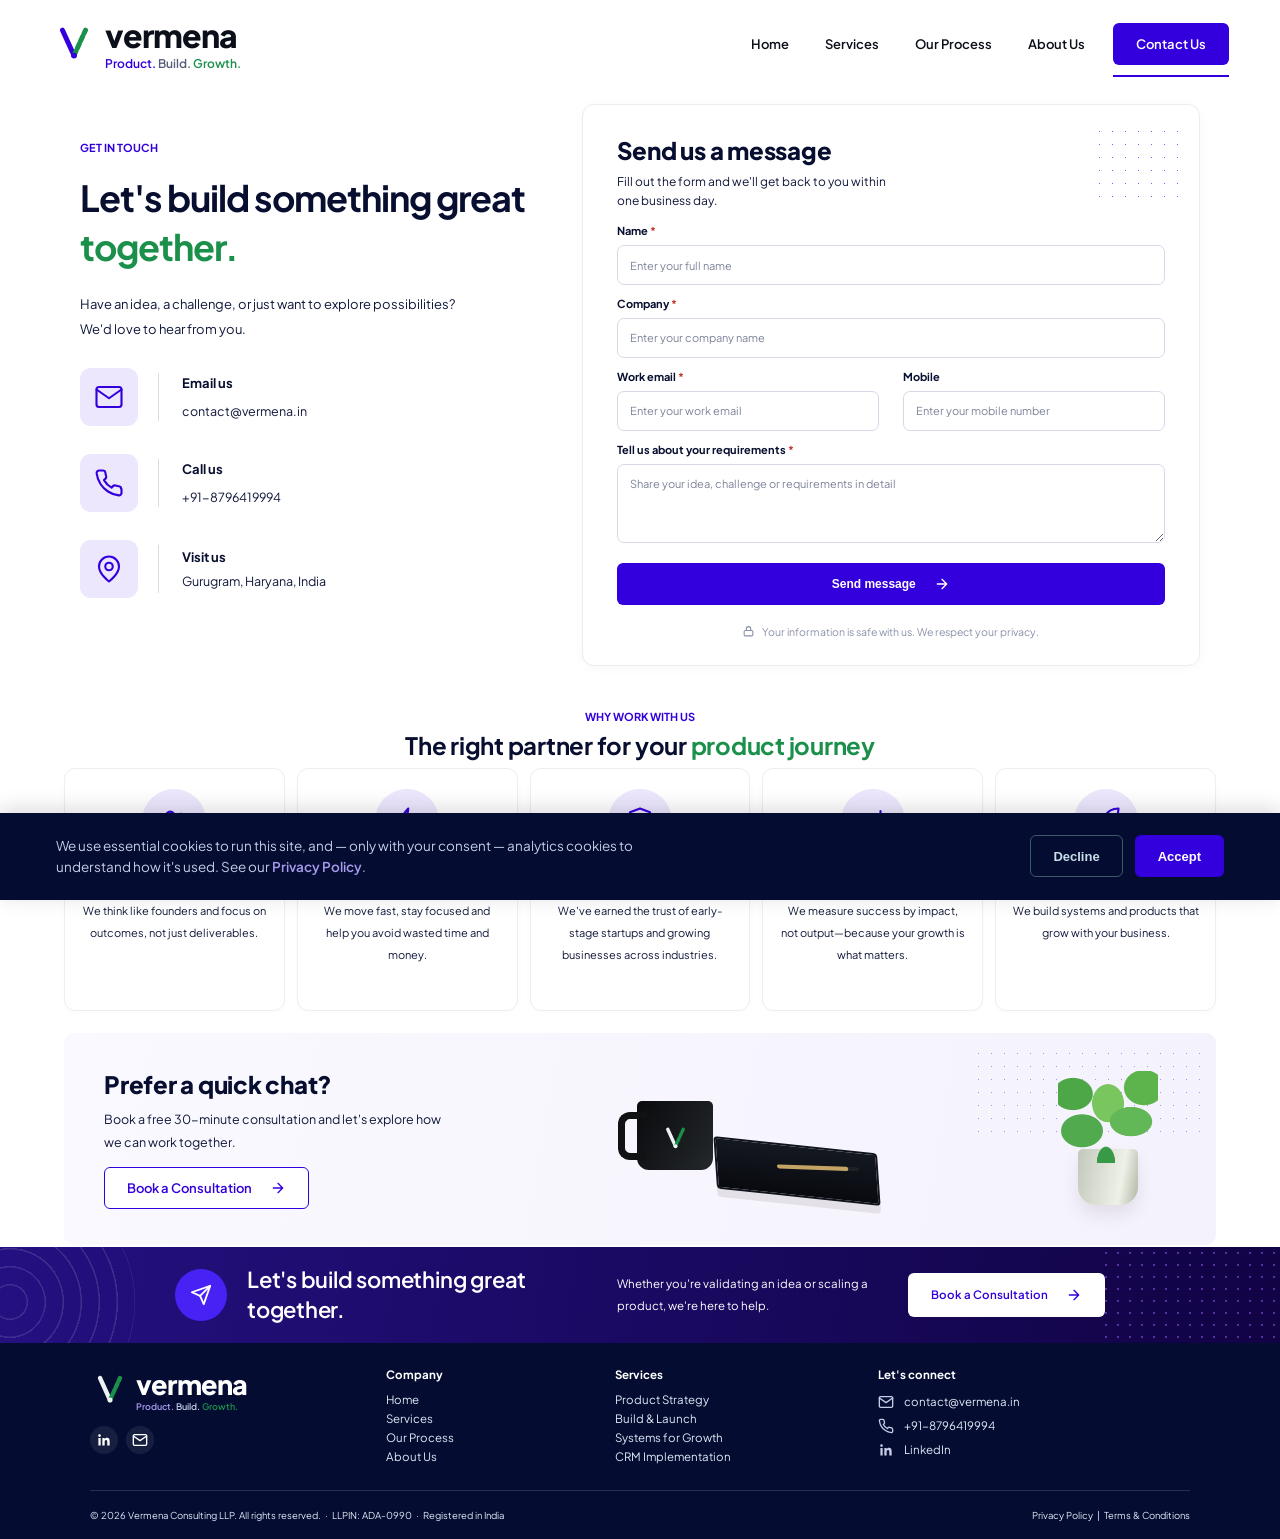
<file: contact.html>
<!DOCTYPE html>
<html lang="en">
<head>
<meta charset="utf-8">
<meta name="viewport" content="width=device-width, initial-scale=1">

<!-- Google Tag Manager — loads only if the visitor already accepted cookies (see js/cookie-consent.js); this is not GTM's default unconditional snippet, it's consent-gated on purpose -->
<script>
(function(){try{
var p=new URLSearchParams(location.search);
if(p.get('internal')==='1'){localStorage.setItem('vermena_internal_traffic','true');}
var isInternal=localStorage.getItem('vermena_internal_traffic')==='true';
if(!isInternal&&localStorage.getItem('vermena_cookie_consent')==='accepted'){
window.dataLayer=window.dataLayer||[];
window.dataLayer.push({'gtm.start':new Date().getTime(),event:'gtm.js'});
var j=document.createElement('script');j.async=true;
j.src='https://www.googletagmanager.com/gtm.js?id=GTM-KXFGPZDN';
document.head.appendChild(j);window.__vermenaGtmLoaded=true;
}}catch(e){}})();
</script>
<!-- End Google Tag Manager -->

<title>Contact — Vermena</title>
<meta name="description" content="Have an idea, a challenge, or just want to explore possibilities? We'd love to hear from you. Fill out the form and we'll get back to you within one business day.">
<meta name="robots" content="index, follow">
<link rel="canonical" href="https://vermena.in/contact.html">

<link rel="icon" type="image/svg+xml" href="assets/favicon.svg">
<link rel="icon" type="image/png" sizes="32x32" href="assets/favicon/favicon-32x32.png">
<link rel="icon" type="image/png" sizes="16x16" href="assets/favicon/favicon-16x16.png">
<link rel="shortcut icon" href="favicon.ico">
<link rel="apple-touch-icon" sizes="180x180" href="assets/favicon/apple-touch-icon.png">
<link rel="manifest" href="site.webmanifest">
<meta name="theme-color" content="#3300dd">

<meta property="og:type" content="website">
<meta property="og:site_name" content="Vermena">
<meta property="og:locale" content="en_IN">
<meta property="og:url" content="https://vermena.in/contact.html">
<meta property="og:title" content="Contact — Vermena">
<meta property="og:description" content="Have an idea, a challenge, or just want to explore possibilities? We'd love to hear from you.">
<meta property="og:image" content="https://vermena.in/assets/og-image.png">
<meta property="og:image:width" content="1200">
<meta property="og:image:height" content="630">
<meta property="og:image:alt" content="Contact — Vermena">

<meta name="twitter:card" content="summary_large_image">
<meta name="twitter:title" content="Contact — Vermena">
<meta name="twitter:description" content="Have an idea, a challenge, or just want to explore possibilities? We'd love to hear from you.">
<meta name="twitter:image" content="https://vermena.in/assets/og-image.png">

<link rel="preconnect" href="https://fonts.googleapis.com">
<link href="https://fonts.googleapis.com/css2?family=Plus+Jakarta+Sans:wght@400;500;600;700;800&display=swap" rel="stylesheet">
<link rel="stylesheet" href="css/site.css">
<link rel="stylesheet" href="css/contact.css">
</head>
<body class="contact-page">

<header class="site-header">
  <a class="logo" href="index.html">
    <img src="assets/v-mark.svg" alt="">
    <span class="logo-text">
      <span class="logo-word">vermena</span>
      <span class="logo-tagline"><span class="t1">Product.</span> <span class="t2">Build.</span> <span class="t3">Growth.</span></span>
    </span>
  </a>
  <nav class="site-nav">
    <a href="index.html">Home</a>
    <a href="services.html">Services</a>
    <a href="our-process.html">Our Process</a>
    <a href="about.html">About Us</a>
  </nav>
  <div class="header-actions">
    <a href="contact.html" class="btn btn-primary btn-small">Contact Us</a>
    <button type="button" class="menu-toggle" id="menu-toggle" aria-label="Menu" aria-expanded="false" aria-controls="mobile-menu">
      <span></span><span></span><span></span>
    </button>
  </div>
</header>

<div class="mobile-menu" id="mobile-menu" hidden>
  <a href="index.html">Home</a>
  <a href="services.html">Services</a>
  <a href="our-process.html">Our Process</a>
  <a href="about.html">About Us</a>
  <a href="contact.html" class="btn btn-primary">Contact Us</a>
</div>

<main>
<!-- ============ Hero + form ============ -->
<section class="hero contact-hero" style="align-items:start">
  <div>
    <div class="eyebrow">GET IN TOUCH</div>
    <h1 style="font-size:42px">Let's build something great <span class="accent-green">together.</span></h1>
    <p class="lead" style="max-width:460px">Have an idea, a challenge, or just want to explore possibilities? We'd love to hear from you.</p>

    <div style="margin-top:8px">
      <div class="contact-method">
        <div class="icon-tile purple"><svg viewBox="0 0 24 24" fill="none" stroke="currentColor" stroke-width="2" stroke-linecap="round" stroke-linejoin="round"><rect x="2" y="4" width="20" height="16" rx="2"/><path d="m2 6 10 7 10-7"/></svg></div>
        <div><div class="h">Email us</div><a class="d" href="mailto:contact@vermena.in">contact@vermena.in</a></div>
      </div>
      <div class="contact-method">
        <div class="icon-tile purple"><svg viewBox="0 0 24 24" fill="none" stroke="currentColor" stroke-width="2" stroke-linecap="round" stroke-linejoin="round"><path d="M22 16.9v3a2 2 0 0 1-2.2 2 19.8 19.8 0 0 1-8.6-3.1 19.5 19.5 0 0 1-6-6 19.8 19.8 0 0 1-3.1-8.7A2 2 0 0 1 4.1 2h3a2 2 0 0 1 2 1.7c.1.9.3 1.8.6 2.7a2 2 0 0 1-.5 2.1L8 9.7a16 16 0 0 0 6 6l1.2-1.2a2 2 0 0 1 2.1-.5c.9.3 1.8.5 2.7.6a2 2 0 0 1 1.7 2Z"/></svg></div>
        <div><div class="h">Call us</div><a class="d" href="tel:+918796419994">+91-8796419994</a></div>
      </div>
      <div class="contact-method">
        <div class="icon-tile purple"><svg viewBox="0 0 24 24" fill="none" stroke="currentColor" stroke-width="2" stroke-linecap="round" stroke-linejoin="round"><path d="M20 10c0 6-8 12-8 12s-8-6-8-12a8 8 0 0 1 16 0Z"/><circle cx="12" cy="10" r="3"/></svg></div>
        <div><div class="h">Visit us</div><div class="d">Gurugram, Haryana, India</div></div>
      </div>
    </div>
  </div>

  <div class="contact-form-card">
    <h2>Send us a message</h2>
    <p>Fill out the form and we'll get back to you within one business day.</p>

    <!--
      Real, static HTML form — no JS builds these fields, so Zoho and search
      engines can read them directly. Posts straight to Zoho CRM's
      Web-to-Lead endpoint (same account/form as the live site — tokens
      below are the real, live ones, not placeholders). "Mobile" is new in
      this design and maps to Zoho's standard Phone field.
    -->
    <form id="webform1399398000000547200" name="WebToLeads1399398000000547200" class="form-grid" action="https://crm.zoho.in/crm/WebToLeadForm" method="POST" accept-charset="UTF-8" novalidate>

      <!-- Zoho Web-to-Lead tokens — do not remove or edit -->
      <input type="text" style="display:none" name="xnQsjsdp" value="ae885bd8ba020f10e861be106186b0acdb7f8b1019cb09446d493a9d47eb51cb">
      <input type="hidden" name="zc_gad" id="zc_gad" value="">
      <input type="text" style="display:none" name="xmIwtLD" value="24c8c433698efefffdf2529c7746279b9af22b7edbd3b08e2812ab591208b60001884a0b2eb3c36bf8e3620151671232">
      <input type="text" style="display:none" name="actionType" value="TGVhZHM=">
      <input type="text" style="display:none" name="returnURL" value="https://vermena.in/thank-you.html">

      <input type="hidden" name="Lead Source" value="Web Research">
      <!-- Zoho's own honeypot field — name is intentionally obfuscated by Zoho, leave as-is -->
      <input type="text" name="aG9uZXlwb3Q" class="honeypot-field" tabindex="-1" autocomplete="off" aria-hidden="true">

      <div class="field">
        <label for="name">Name <span class="req">*</span></label>
        <input type="text" id="name" name="Last Name" placeholder="Enter your full name" required>
        <div class="field-error">Please enter your name.</div>
      </div>
      <div class="field">
        <label for="company">Company <span class="req">*</span></label>
        <input type="text" id="company" name="Company" placeholder="Enter your company name" required>
        <div class="field-error">Please enter your company name.</div>
      </div>
      <div class="form-row-2">
        <div class="field">
          <label for="email">Work email <span class="req">*</span></label>
          <input type="email" id="email" name="Email" placeholder="Enter your work email" required>
          <div class="field-error">Please enter a valid work email.</div>
        </div>
        <div class="field">
          <label for="mobile">Mobile</label>
          <input type="tel" id="mobile" name="Phone" placeholder="Enter your mobile number">
        </div>
      </div>
      <div class="field">
        <label for="problem">Tell us about your requirements <span class="req">*</span></label>
        <textarea id="problem" name="Description" placeholder="Share your idea, challenge or requirements in detail" required></textarea>
        <div class="field-error">Please tell us a little about your requirements.</div>
      </div>

      <button type="submit" id="formsubmit" class="btn btn-primary" style="width:100%;justify-content:center">Send message
        <svg viewBox="0 0 24 24" fill="none" stroke="currentColor" stroke-width="2" stroke-linecap="round" stroke-linejoin="round" width="16" height="16"><path d="M5 12h14M12 5l7 7-7 7"/></svg>
      </button>
      <p class="form-note">
        <svg viewBox="0 0 24 24" fill="none" stroke="currentColor" stroke-width="2" stroke-linecap="round" stroke-linejoin="round" width="13" height="13"><rect x="4" y="10" width="16" height="10" rx="2"/><path d="M8 10V7a4 4 0 0 1 8 0v3"/></svg>
        Your information is safe with us. We respect your privacy.
      </p>
    </form>

    <!-- Do not remove — Zoho Web Form analytics tracking -->
    <script id="wf_anal" src="https://crm.zohopublic.in/crm/WebFormAnalyticsServeServlet?rid=[base64]&tw=a83a14c6a82514bd41a502cfa927d825c63955cf599c800bcbb61fdb1cae09e6&version=v2"></script>
  </div>
</section>

<!-- ============ Why work with us ============ -->
<section class="section section--soft section--center contact-benefits">
  <div class="section-head" style="margin-left:auto;margin-right:auto">
    <div class="eyebrow" style="justify-content:center;width:100%">WHY WORK WITH US</div>
    <h2 style="font-size:32px;font-weight:800;margin:0">The right partner for your <span class="accent-green">product journey</span></h2>
  </div>
  <div class="grid-5">
    <div class="card" style="padding:28px 20px">
      <div class="icon-tile purple icon-tile--round" style="margin:0 auto 16px"><svg viewBox="0 0 24 24" fill="none" stroke="currentColor" stroke-width="2" stroke-linecap="round" stroke-linejoin="round"><circle cx="9" cy="8" r="3.5"/><path d="M2.5 20c0-3.3 3-5 6.5-5s6.5 1.7 6.5 5"/><circle cx="17.5" cy="9" r="2.8"/><path d="M15 20c.3-2.5 2-4.2 5-4.2"/></svg></div>
      <h3 style="font-size:16px;margin:0 0 8px">Product mindset</h3>
      <p style="font-size:13.5px;color:var(--muted);margin:0">We think like founders and focus on outcomes, not just deliverables.</p>
    </div>
    <div class="card" style="padding:28px 20px">
      <div class="icon-tile purple icon-tile--round" style="margin:0 auto 16px"><svg viewBox="0 0 24 24" fill="none" stroke="currentColor" stroke-width="2" stroke-linecap="round" stroke-linejoin="round"><polygon points="13 2 3 14 12 14 11 22 21 10 12 10 13 2"/></svg></div>
      <h3 style="font-size:16px;margin:0 0 8px">Fast &amp; focused</h3>
      <p style="font-size:13.5px;color:var(--muted);margin:0">We move fast, stay focused and help you avoid wasted time and money.</p>
    </div>
    <div class="card" style="padding:28px 20px">
      <div class="icon-tile purple icon-tile--round" style="margin:0 auto 16px"><svg viewBox="0 0 24 24" fill="none" stroke="currentColor" stroke-width="2" stroke-linecap="round" stroke-linejoin="round"><path d="M12 22s8-4 8-10V5l-8-3-8 3v7c0 6 8 10 8 10Z"/><line x1="12" x2="12" y1="8" y2="14"/><line x1="9" x2="15" y1="11" y2="11"/></svg></div>
      <h3 style="font-size:16px;margin:0 0 8px">Trusted by founders</h3>
      <p style="font-size:13.5px;color:var(--muted);margin:0">We've earned the trust of early-stage startups and growing businesses across industries.</p>
    </div>
    <div class="card" style="padding:28px 20px">
      <div class="icon-tile purple icon-tile--round" style="margin:0 auto 16px"><svg viewBox="0 0 24 24" fill="none" stroke="currentColor" stroke-width="2" stroke-linecap="round" stroke-linejoin="round"><line x1="12" x2="12" y1="20" y2="10"/><line x1="18" x2="18" y1="20" y2="4"/><line x1="6" x2="6" y1="20" y2="16"/></svg></div>
      <h3 style="font-size:16px;margin:0 0 8px">Outcome driven</h3>
      <p style="font-size:13.5px;color:var(--muted);margin:0">We measure success by impact, not output—because your growth is what matters.</p>
    </div>
    <div class="card" style="padding:28px 20px">
      <div class="icon-tile purple icon-tile--round" style="margin:0 auto 16px"><svg viewBox="0 0 24 24" fill="none" stroke="currentColor" stroke-width="2" stroke-linecap="round" stroke-linejoin="round"><path d="M4.5 16.5c-1.5 1.26-2 5-2 5s3.74-.5 5-2c.71-.84.7-2.13-.09-2.91a2.18 2.18 0 0 0-2.91-.09z"/><path d="m12 15-3-3a22 22 0 0 1 2-3.95A12.88 12.88 0 0 1 22 2c0 2.72-.78 7.5-6 11a22.35 22.35 0 0 1-4 2z"/></svg></div>
      <h3 style="font-size:16px;margin:0 0 8px">Built for scale</h3>
      <p style="font-size:13.5px;color:var(--muted);margin:0">We build systems and products that grow with your business.</p>
    </div>
  </div>
</section>

<!-- ============ Prefer a quick chat? ============ -->
<section class="section contact-quick">
  <div class="quick-chat">
    <div>
      <h3>Prefer a quick chat?</h3>
      <p>Book a free 30-minute consultation and let's explore how we can work together.</p>
      <a href="https://cal.com/kartikeyanegi/30min" class="btn btn-outline" target="_blank" rel="noopener">Book a Consultation
        <svg viewBox="0 0 24 24" fill="none" stroke="currentColor" stroke-width="2" stroke-linecap="round" stroke-linejoin="round" width="16" height="16"><path d="M5 12h14M12 5l7 7-7 7"/></svg>
      </a>
    </div>
    <div class="quick-chat-art">
      <div class="notebook"></div>
      <div class="mug"></div>
      <div class="plant"></div>
    </div>
  </div>
</section>

<!-- ============ CTA band ============ -->
<div class="cta-band">
  <div class="cta-band-inner">
    <div class="cta-icon">
      <svg viewBox="0 0 24 24" fill="none" stroke="#fff" stroke-width="2" stroke-linecap="round" stroke-linejoin="round" width="22" height="22"><path d="m22 2-7 20-4-9-9-4Z"/><path d="M22 2 11 13"/></svg>
    </div>
    <h2>Let's build something great together.</h2>
  </div>
  <p>Whether you're validating an idea or scaling a product, we're here to help.</p>
  <a href="https://cal.com/kartikeyanegi/30min" class="btn btn-white" target="_blank" rel="noopener">Book a Consultation
    <svg viewBox="0 0 24 24" fill="none" stroke="currentColor" stroke-width="2" stroke-linecap="round" stroke-linejoin="round" width="16" height="16"><path d="M5 12h14M12 5l7 7-7 7"/></svg>
  </a>
</div>

</main>

<footer class="site-footer">
  <div class="footer-grid">
    <div class="footer-col">
      <a class="logo" href="index.html">
        <img src="assets/v-mark-light.svg" alt="">
        <span class="logo-text">
          <span class="logo-word">vermena</span>
          <span class="logo-tagline"><span class="t1">Product.</span> <span class="t2">Build.</span> <span class="t3">Growth.</span></span>
        </span>
      </a>
      <div class="footer-social">
        <a href="https://www.linkedin.com/company/vermena-consulting" target="_blank" rel="noopener" aria-label="LinkedIn"><svg viewBox="0 0 24 24" fill="currentColor" style="color:#fff"><path d="M20.4 20.4h-3.5v-5.5c0-1.3 0-3-1.8-3s-2.1 1.4-2.1 2.9v5.6H9.5V9h3.4v1.6h.1c.5-.9 1.6-1.8 3.3-1.8 3.6 0 4.2 2.4 4.2 5.4v6.2ZM5.3 7.4a2 2 0 1 1 0-4 2 2 0 0 1 0 4ZM7 20.4H3.6V9H7v11.4Z"/></svg></a>
        <a href="mailto:contact@vermena.in" aria-label="Email"><svg viewBox="0 0 24 24" fill="none" stroke="#fff" stroke-width="2" stroke-linecap="round" stroke-linejoin="round"><rect x="2" y="4" width="20" height="16" rx="2"/><path d="m2 6 10 7 10-7"/></svg></a>
      </div>
    </div>
    <div class="footer-col">
      <h4>Company</h4>
      <a href="index.html">Home</a>
      <a href="services.html">Services</a>
      <a href="our-process.html">Our Process</a>
      <a href="about.html">About Us</a>
    </div>
    <div class="footer-col">
      <h4>Services</h4>
      <a href="services.html">Product Strategy</a>
      <a href="services.html">Build &amp; Launch</a>
      <a href="services.html">Systems for Growth</a>
      <a href="services.html">CRM Implementation</a>
    </div>
    <div class="footer-col">
      <h4>Let's connect</h4>
      <div class="contact-line"><svg viewBox="0 0 24 24" fill="none" stroke="currentColor" stroke-width="2" stroke-linecap="round" stroke-linejoin="round"><rect x="2" y="4" width="20" height="16" rx="2"/><path d="m2 6 10 7 10-7"/></svg><a href="mailto:contact@vermena.in" style="padding:0">contact@vermena.in</a></div>
      <div class="contact-line"><svg viewBox="0 0 24 24" fill="none" stroke="currentColor" stroke-width="2" stroke-linecap="round" stroke-linejoin="round"><path d="M22 16.9v3a2 2 0 0 1-2.2 2 19.8 19.8 0 0 1-8.6-3.1 19.5 19.5 0 0 1-6-6 19.8 19.8 0 0 1-3.1-8.7A2 2 0 0 1 4.1 2h3a2 2 0 0 1 2 1.7c.1.9.3 1.8.6 2.7a2 2 0 0 1-.5 2.1L8 9.7a16 16 0 0 0 6 6l1.2-1.2a2 2 0 0 1 2.1-.5c.9.3 1.8.5 2.7.6a2 2 0 0 1 1.7 2Z"/></svg><a href="tel:+918796419994" style="padding:0">+91-8796419994</a></div>
      <div class="contact-line"><svg viewBox="0 0 24 24" fill="currentColor"><path d="M20.4 20.4h-3.5v-5.5c0-1.3 0-3-1.8-3s-2.1 1.4-2.1 2.9v5.6H9.5V9h3.4v1.6h.1c.5-.9 1.6-1.8 3.3-1.8 3.6 0 4.2 2.4 4.2 5.4v6.2ZM5.3 7.4a2 2 0 1 1 0-4 2 2 0 0 1 0 4ZM7 20.4H3.6V9H7v11.4Z"/></svg><a href="https://www.linkedin.com/company/vermena-consulting" target="_blank" rel="noopener" style="padding:0">LinkedIn</a></div>
    </div>
  </div>
  <div class="footer-bottom">
    <span>© 2026 Vermena Consulting LLP. All rights reserved. &nbsp;&middot;&nbsp; LLPIN: ADA-0990 &nbsp;&middot;&nbsp; Registered in India</span>
    <span><a href="privacy.html">Privacy Policy</a> &nbsp;|&nbsp; <a href="terms.html">Terms &amp; Conditions</a></span>
  </div>
</footer>

<div id="cookie-banner" class="cookie-banner" hidden role="dialog" aria-label="Cookie consent">
  <p>We use essential cookies to run this site, and — only with your consent — analytics cookies to understand how it's used. See our <a href="privacy.html">Privacy Policy</a>.</p>
  <div class="cookie-banner-actions">
    <button type="button" id="cookie-decline" class="btn btn-outline" style="border-color:#3a5a68;color:#c8dee8">Decline</button>
    <button type="button" id="cookie-accept" class="btn btn-primary">Accept</button>
  </div>
</div>
<script src="js/cookie-consent.js"></script>
<script src="js/mobile-nav.js"></script>
<script src="js/contact-form.js"></script>

</body>
</html>
</file>
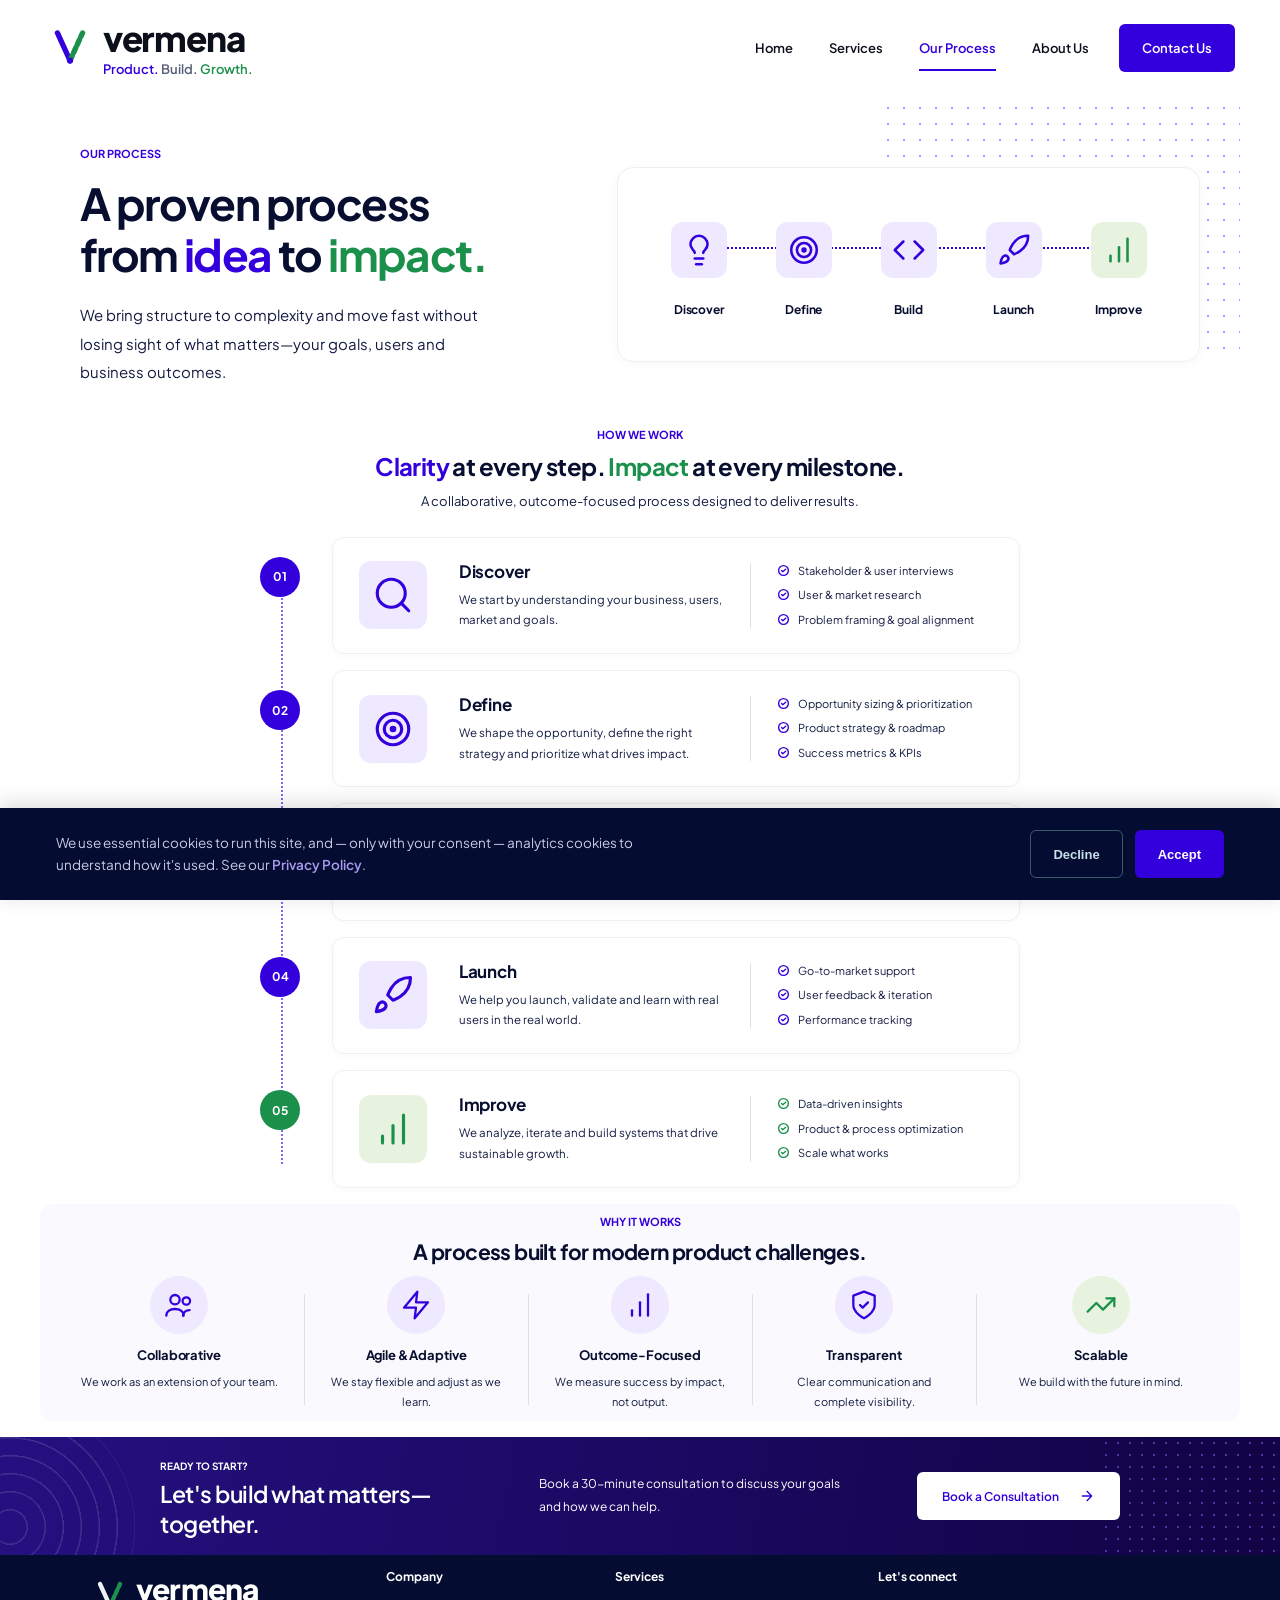
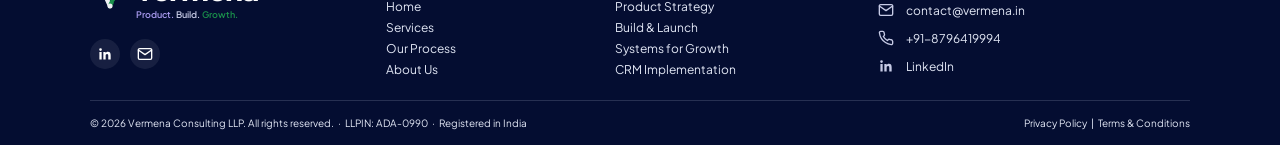
<file: our-process.html>
<!DOCTYPE html>
<html lang="en">
<head>
<meta charset="utf-8">
<meta name="viewport" content="width=device-width, initial-scale=1">

<!-- Google Tag Manager — loads only if the visitor already accepted cookies (see js/cookie-consent.js); this is not GTM's default unconditional snippet, it's consent-gated on purpose -->
<script>
(function(){try{
var p=new URLSearchParams(location.search);
if(p.get('internal')==='1'){localStorage.setItem('vermena_internal_traffic','true');}
var isInternal=localStorage.getItem('vermena_internal_traffic')==='true';
if(!isInternal&&localStorage.getItem('vermena_cookie_consent')==='accepted'){
window.dataLayer=window.dataLayer||[];
window.dataLayer.push({'gtm.start':new Date().getTime(),event:'gtm.js'});
var j=document.createElement('script');j.async=true;
j.src='https://www.googletagmanager.com/gtm.js?id=GTM-KXFGPZDN';
document.head.appendChild(j);window.__vermenaGtmLoaded=true;
}}catch(e){}})();
</script>
<!-- End Google Tag Manager -->

<title>Our Process — Vermena</title>
<meta name="description" content="A proven process from idea to impact. We bring structure to complexity and move fast without losing sight of what matters — your goals, users and business outcomes.">
<meta name="robots" content="index, follow">
<link rel="canonical" href="https://vermena.in/our-process.html">

<link rel="icon" type="image/svg+xml" href="assets/favicon.svg">
<link rel="icon" type="image/png" sizes="32x32" href="assets/favicon/favicon-32x32.png">
<link rel="icon" type="image/png" sizes="16x16" href="assets/favicon/favicon-16x16.png">
<link rel="shortcut icon" href="favicon.ico">
<link rel="apple-touch-icon" sizes="180x180" href="assets/favicon/apple-touch-icon.png">
<link rel="manifest" href="site.webmanifest">
<meta name="theme-color" content="#3300dd">

<meta property="og:type" content="website">
<meta property="og:site_name" content="Vermena">
<meta property="og:locale" content="en_IN">
<meta property="og:url" content="https://vermena.in/our-process.html">
<meta property="og:title" content="Our Process — Vermena">
<meta property="og:description" content="A proven process from idea to impact. We bring structure to complexity and move fast without losing sight of what matters.">
<meta property="og:image" content="https://vermena.in/assets/og-image.png">
<meta property="og:image:width" content="1200">
<meta property="og:image:height" content="630">
<meta property="og:image:alt" content="Our Process — Vermena">

<meta name="twitter:card" content="summary_large_image">
<meta name="twitter:title" content="Our Process — Vermena">
<meta name="twitter:description" content="A proven process from idea to impact. We bring structure to complexity and move fast without losing sight of what matters.">
<meta name="twitter:image" content="https://vermena.in/assets/og-image.png">

<link rel="preconnect" href="https://fonts.googleapis.com">
<link href="https://fonts.googleapis.com/css2?family=Plus+Jakarta+Sans:wght@400;500;600;700;800&display=swap" rel="stylesheet">
<link rel="stylesheet" href="css/site.css">
<link rel="stylesheet" href="css/process.css">
</head>
<body class="process-page">

<header class="site-header">
  <a class="logo" href="index.html">
    <img src="assets/v-mark.svg" alt="">
    <span class="logo-text">
      <span class="logo-word">vermena</span>
      <span class="logo-tagline"><span class="t1">Product.</span> <span class="t2">Build.</span> <span class="t3">Growth.</span></span>
    </span>
  </a>
  <nav class="site-nav">
    <a href="index.html">Home</a>
    <a href="services.html">Services</a>
    <a href="our-process.html" class="active">Our Process</a>
    <a href="about.html">About Us</a>
  </nav>
  <div class="header-actions">
    <a href="contact.html" class="btn btn-primary btn-small">Contact Us</a>
    <button type="button" class="menu-toggle" id="menu-toggle" aria-label="Menu" aria-expanded="false" aria-controls="mobile-menu">
      <span></span><span></span><span></span>
    </button>
  </div>
</header>

<div class="mobile-menu" id="mobile-menu" hidden>
  <a href="index.html">Home</a>
  <a href="services.html">Services</a>
  <a href="our-process.html">Our Process</a>
  <a href="about.html">About Us</a>
  <a href="contact.html" class="btn btn-primary">Contact Us</a>
</div>

<main>
<!-- ============ Hero ============ -->
<section class="hero">
  <div>
    <div class="eyebrow">OUR PROCESS</div>
    <h1 style="font-size:44px">A proven process<br>from <span class="accent-purple">idea</span> to <span class="accent-green">impact.</span></h1>
    <p class="lead">We bring structure to complexity and move fast without losing sight of what matters—your goals, users and business outcomes.</p>
  </div>
  <div class="process-track">
    <div class="process-dots"></div>
    <div class="process-row">
      <div class="step"><div class="step-icon"><svg viewBox="0 0 24 24" fill="none" stroke="currentColor" stroke-width="2" stroke-linecap="round" stroke-linejoin="round"><path d="M15 14c.2-1 .7-1.7 1.5-2.5 1-.9 1.5-2.2 1.5-3.5A6 6 0 0 0 6 8c0 1 .2 2.2 1.5 3.5.7.7 1.3 1.5 1.5 2.5"/><path d="M9 18h6"/><path d="M10 22h4"/></svg></div><h3>Discover</h3></div>
      <div class="step"><div class="step-icon"><svg viewBox="0 0 24 24" fill="none" stroke="currentColor" stroke-width="2" stroke-linecap="round" stroke-linejoin="round"><circle cx="12" cy="12" r="9"/><circle cx="12" cy="12" r="5"/><circle cx="12" cy="12" r="1"/></svg></div><h3>Define</h3></div>
      <div class="step"><div class="step-icon"><svg viewBox="0 0 24 24" fill="none" stroke="currentColor" stroke-width="2" stroke-linecap="round" stroke-linejoin="round"><polyline points="16 18 22 12 16 6"/><polyline points="8 6 2 12 8 18"/></svg></div><h3>Build</h3></div>
      <div class="step"><div class="step-icon"><svg viewBox="0 0 24 24" fill="none" stroke="currentColor" stroke-width="2" stroke-linecap="round" stroke-linejoin="round"><path d="M4.5 16.5c-1.5 1.26-2 5-2 5s3.74-.5 5-2c.71-.84.7-2.13-.09-2.91a2.18 2.18 0 0 0-2.91-.09z"/><path d="m12 15-3-3a22 22 0 0 1 2-3.95A12.88 12.88 0 0 1 22 2c0 2.72-.78 7.5-6 11a22.35 22.35 0 0 1-4 2z"/></svg></div><h3>Launch</h3></div>
      <div class="step"><div class="step-icon"><svg viewBox="0 0 24 24" fill="none" stroke="currentColor" stroke-width="2" stroke-linecap="round" stroke-linejoin="round"><line x1="12" x2="12" y1="20" y2="10"/><line x1="18" x2="18" y1="20" y2="4"/><line x1="6" x2="6" y1="20" y2="16"/></svg></div><h3>Improve</h3></div>
    </div>
  </div>
</section>

<!-- ============ How we work — detailed timeline ============ -->
<section class="section section--center process-timeline-section">
  <div class="section-head" style="margin-left:auto;margin-right:auto">
    <div class="eyebrow" style="justify-content:center;width:100%">HOW WE WORK</div>
    <h2 style="font-size:32px;font-weight:800;margin:0 0 10px"><span class="accent-purple">Clarity</span> at every step. <span class="accent-green">Impact</span> at every milestone.</h2>
    <p style="color:var(--muted);font-size:15px;margin:0">A collaborative, outcome-focused process designed to deliver results.</p>
  </div>

  <div class="timeline" style="text-align:left;max-width:900px;margin:0 auto">
    <div class="timeline-item">
      <div class="timeline-num">01</div>
      <div class="timeline-card">
        <div class="step-icon"><svg viewBox="0 0 24 24" fill="none" stroke="currentColor" stroke-width="2" stroke-linecap="round" stroke-linejoin="round"><circle cx="11" cy="11" r="8"/><path d="m21 21-4.3-4.3"/></svg></div>
        <div>
          <h3>Discover</h3>
          <p>We start by understanding your business, users, market and goals.</p>
        </div>
        <ul>
          <li><svg viewBox="0 0 24 24" fill="none" stroke="currentColor" stroke-width="2.5" stroke-linecap="round" stroke-linejoin="round"><circle cx="12" cy="12" r="9"/><path d="m8.5 12 2.3 2.3L16 9.5"/></svg>Stakeholder &amp; user interviews</li>
          <li><svg viewBox="0 0 24 24" fill="none" stroke="currentColor" stroke-width="2.5" stroke-linecap="round" stroke-linejoin="round"><circle cx="12" cy="12" r="9"/><path d="m8.5 12 2.3 2.3L16 9.5"/></svg>User &amp; market research</li>
          <li><svg viewBox="0 0 24 24" fill="none" stroke="currentColor" stroke-width="2.5" stroke-linecap="round" stroke-linejoin="round"><circle cx="12" cy="12" r="9"/><path d="m8.5 12 2.3 2.3L16 9.5"/></svg>Problem framing &amp; goal alignment</li>
        </ul>
      </div>
    </div>
    <div class="timeline-item">
      <div class="timeline-num">02</div>
      <div class="timeline-card">
        <div class="step-icon"><svg viewBox="0 0 24 24" fill="none" stroke="currentColor" stroke-width="2" stroke-linecap="round" stroke-linejoin="round"><circle cx="12" cy="12" r="9"/><circle cx="12" cy="12" r="5"/><circle cx="12" cy="12" r="1"/></svg></div>
        <div>
          <h3>Define</h3>
          <p>We shape the opportunity, define the right strategy and prioritize what drives impact.</p>
        </div>
        <ul>
          <li><svg viewBox="0 0 24 24" fill="none" stroke="currentColor" stroke-width="2.5" stroke-linecap="round" stroke-linejoin="round"><circle cx="12" cy="12" r="9"/><path d="m8.5 12 2.3 2.3L16 9.5"/></svg>Opportunity sizing &amp; prioritization</li>
          <li><svg viewBox="0 0 24 24" fill="none" stroke="currentColor" stroke-width="2.5" stroke-linecap="round" stroke-linejoin="round"><circle cx="12" cy="12" r="9"/><path d="m8.5 12 2.3 2.3L16 9.5"/></svg>Product strategy &amp; roadmap</li>
          <li><svg viewBox="0 0 24 24" fill="none" stroke="currentColor" stroke-width="2.5" stroke-linecap="round" stroke-linejoin="round"><circle cx="12" cy="12" r="9"/><path d="m8.5 12 2.3 2.3L16 9.5"/></svg>Success metrics &amp; KPIs</li>
        </ul>
      </div>
    </div>
    <div class="timeline-item">
      <div class="timeline-num">03</div>
      <div class="timeline-card">
        <div class="step-icon"><svg viewBox="0 0 24 24" fill="none" stroke="currentColor" stroke-width="2" stroke-linecap="round" stroke-linejoin="round"><polyline points="16 18 22 12 16 6"/><polyline points="8 6 2 12 8 18"/></svg></div>
        <div>
          <h3>Build</h3>
          <p>We build your MVP with speed and quality—either with your team or ours.</p>
        </div>
        <ul>
          <li><svg viewBox="0 0 24 24" fill="none" stroke="currentColor" stroke-width="2.5" stroke-linecap="round" stroke-linejoin="round"><circle cx="12" cy="12" r="9"/><path d="m8.5 12 2.3 2.3L16 9.5"/></svg>MVP development</li>
          <li><svg viewBox="0 0 24 24" fill="none" stroke="currentColor" stroke-width="2.5" stroke-linecap="round" stroke-linejoin="round"><circle cx="12" cy="12" r="9"/><path d="m8.5 12 2.3 2.3L16 9.5"/></svg>Agile execution</li>
          <li><svg viewBox="0 0 24 24" fill="none" stroke="currentColor" stroke-width="2.5" stroke-linecap="round" stroke-linejoin="round"><circle cx="12" cy="12" r="9"/><path d="m8.5 12 2.3 2.3L16 9.5"/></svg>Continuous validation</li>
        </ul>
      </div>
    </div>
    <div class="timeline-item">
      <div class="timeline-num">04</div>
      <div class="timeline-card">
        <div class="step-icon"><svg viewBox="0 0 24 24" fill="none" stroke="currentColor" stroke-width="2" stroke-linecap="round" stroke-linejoin="round"><path d="M4.5 16.5c-1.5 1.26-2 5-2 5s3.74-.5 5-2c.71-.84.7-2.13-.09-2.91a2.18 2.18 0 0 0-2.91-.09z"/><path d="m12 15-3-3a22 22 0 0 1 2-3.95A12.88 12.88 0 0 1 22 2c0 2.72-.78 7.5-6 11a22.35 22.35 0 0 1-4 2z"/></svg></div>
        <div>
          <h3>Launch</h3>
          <p>We help you launch, validate and learn with real users in the real world.</p>
        </div>
        <ul>
          <li><svg viewBox="0 0 24 24" fill="none" stroke="currentColor" stroke-width="2.5" stroke-linecap="round" stroke-linejoin="round"><circle cx="12" cy="12" r="9"/><path d="m8.5 12 2.3 2.3L16 9.5"/></svg>Go-to-market support</li>
          <li><svg viewBox="0 0 24 24" fill="none" stroke="currentColor" stroke-width="2.5" stroke-linecap="round" stroke-linejoin="round"><circle cx="12" cy="12" r="9"/><path d="m8.5 12 2.3 2.3L16 9.5"/></svg>User feedback &amp; iteration</li>
          <li><svg viewBox="0 0 24 24" fill="none" stroke="currentColor" stroke-width="2.5" stroke-linecap="round" stroke-linejoin="round"><circle cx="12" cy="12" r="9"/><path d="m8.5 12 2.3 2.3L16 9.5"/></svg>Performance tracking</li>
        </ul>
      </div>
    </div>
    <div class="timeline-item">
      <div class="timeline-num">05</div>
      <div class="timeline-card">
        <div class="step-icon"><svg viewBox="0 0 24 24" fill="none" stroke="currentColor" stroke-width="2" stroke-linecap="round" stroke-linejoin="round"><line x1="12" x2="12" y1="20" y2="10"/><line x1="18" x2="18" y1="20" y2="4"/><line x1="6" x2="6" y1="20" y2="16"/></svg></div>
        <div>
          <h3>Improve</h3>
          <p>We analyze, iterate and build systems that drive sustainable growth.</p>
        </div>
        <ul>
          <li><svg viewBox="0 0 24 24" fill="none" stroke="currentColor" stroke-width="2.5" stroke-linecap="round" stroke-linejoin="round"><circle cx="12" cy="12" r="9"/><path d="m8.5 12 2.3 2.3L16 9.5"/></svg>Data-driven insights</li>
          <li><svg viewBox="0 0 24 24" fill="none" stroke="currentColor" stroke-width="2.5" stroke-linecap="round" stroke-linejoin="round"><circle cx="12" cy="12" r="9"/><path d="m8.5 12 2.3 2.3L16 9.5"/></svg>Product &amp; process optimization</li>
          <li><svg viewBox="0 0 24 24" fill="none" stroke="currentColor" stroke-width="2.5" stroke-linecap="round" stroke-linejoin="round"><circle cx="12" cy="12" r="9"/><path d="m8.5 12 2.3 2.3L16 9.5"/></svg>Scale what works</li>
        </ul>
      </div>
    </div>
  </div>
</section>

<!-- ============ Why it works ============ -->
<section class="section section--soft section--center process-benefits">
  <div class="section-head" style="margin-left:auto;margin-right:auto">
    <div class="eyebrow" style="justify-content:center;width:100%">WHY IT WORKS</div>
    <h2 style="font-size:30px;font-weight:800;margin:0">A process built for modern product challenges.</h2>
  </div>
  <div class="grid-5">
    <div style="text-align:center">
      <div class="icon-tile purple icon-tile--round" style="margin:0 auto 14px"><svg viewBox="0 0 24 24" fill="none" stroke="currentColor" stroke-width="2" stroke-linecap="round" stroke-linejoin="round"><circle cx="9" cy="8" r="3.5"/><path d="M2.5 20c0-3.3 3-5 6.5-5s6.5 1.7 6.5 5"/><circle cx="17.5" cy="9" r="2.8"/><path d="M15 20c.3-2.5 2-4.2 5-4.2"/></svg></div>
      <h3 style="font-size:15.5px;margin:0 0 6px">Collaborative</h3>
      <p style="font-size:13px;color:var(--muted);margin:0">We work as an extension of your team.</p>
    </div>
    <div style="text-align:center">
      <div class="icon-tile purple icon-tile--round" style="margin:0 auto 14px"><svg viewBox="0 0 24 24" fill="none" stroke="currentColor" stroke-width="2" stroke-linecap="round" stroke-linejoin="round"><polygon points="13 2 3 14 12 14 11 22 21 10 12 10 13 2"/></svg></div>
      <h3 style="font-size:15.5px;margin:0 0 6px">Agile &amp; Adaptive</h3>
      <p style="font-size:13px;color:var(--muted);margin:0">We stay flexible and adjust as we learn.</p>
    </div>
    <div style="text-align:center">
      <div class="icon-tile purple icon-tile--round" style="margin:0 auto 14px"><svg viewBox="0 0 24 24" fill="none" stroke="currentColor" stroke-width="2" stroke-linecap="round" stroke-linejoin="round"><line x1="12" x2="12" y1="20" y2="10"/><line x1="18" x2="18" y1="20" y2="4"/><line x1="6" x2="6" y1="20" y2="16"/></svg></div>
      <h3 style="font-size:15.5px;margin:0 0 6px">Outcome-Focused</h3>
      <p style="font-size:13px;color:var(--muted);margin:0">We measure success by impact, not output.</p>
    </div>
    <div style="text-align:center">
      <div class="icon-tile purple icon-tile--round" style="margin:0 auto 14px"><svg viewBox="0 0 24 24" fill="none" stroke="currentColor" stroke-width="2" stroke-linecap="round" stroke-linejoin="round"><path d="M12 22s8-4 8-10V5l-8-3-8 3v7c0 6 8 10 8 10Z"/><path d="m9 12 2 2 4-4"/></svg></div>
      <h3 style="font-size:15.5px;margin:0 0 6px">Transparent</h3>
      <p style="font-size:13px;color:var(--muted);margin:0">Clear communication and complete visibility.</p>
    </div>
    <div style="text-align:center">
      <div class="icon-tile green icon-tile--round" style="margin:0 auto 14px"><svg viewBox="0 0 24 24" fill="none" stroke="currentColor" stroke-width="2" stroke-linecap="round" stroke-linejoin="round"><polyline points="22 7 13.5 15.5 8.5 10.5 2 17"/><polyline points="16 7 22 7 22 13"/></svg></div>
      <h3 style="font-size:15.5px;margin:0 0 6px">Scalable</h3>
      <p style="font-size:13px;color:var(--muted);margin:0">We build with the future in mind.</p>
    </div>
  </div>
</section>

<!-- ============ CTA band ============ -->
<div class="cta-band">
  <div class="cta-band-left">
    <div class="eyebrow">READY TO START?</div>
    <h2>Let's build what matters—together.</h2>
  </div>
  <p>Book a 30-minute consultation to discuss your goals and how we can help.</p>
  <a href="https://cal.com/kartikeyanegi/30min" class="btn btn-white" target="_blank" rel="noopener">Book a Consultation
    <svg viewBox="0 0 24 24" fill="none" stroke="currentColor" stroke-width="2" stroke-linecap="round" stroke-linejoin="round" width="16" height="16"><path d="M5 12h14M12 5l7 7-7 7"/></svg>
  </a>
</div>

</main>

<footer class="site-footer">
  <div class="footer-grid">
    <div class="footer-col">
      <a class="logo" href="index.html">
        <img src="assets/v-mark-light.svg" alt="">
        <span class="logo-text">
          <span class="logo-word">vermena</span>
          <span class="logo-tagline"><span class="t1">Product.</span> <span class="t2">Build.</span> <span class="t3">Growth.</span></span>
        </span>
      </a>
      <div class="footer-social">
        <a href="https://www.linkedin.com/company/vermena-consulting" target="_blank" rel="noopener" aria-label="LinkedIn"><svg viewBox="0 0 24 24" fill="currentColor" style="color:#fff"><path d="M20.4 20.4h-3.5v-5.5c0-1.3 0-3-1.8-3s-2.1 1.4-2.1 2.9v5.6H9.5V9h3.4v1.6h.1c.5-.9 1.6-1.8 3.3-1.8 3.6 0 4.2 2.4 4.2 5.4v6.2ZM5.3 7.4a2 2 0 1 1 0-4 2 2 0 0 1 0 4ZM7 20.4H3.6V9H7v11.4Z"/></svg></a>
        <a href="mailto:contact@vermena.in" aria-label="Email"><svg viewBox="0 0 24 24" fill="none" stroke="#fff" stroke-width="2" stroke-linecap="round" stroke-linejoin="round"><rect x="2" y="4" width="20" height="16" rx="2"/><path d="m2 6 10 7 10-7"/></svg></a>
      </div>
    </div>
    <div class="footer-col">
      <h4>Company</h4>
      <a href="index.html">Home</a>
      <a href="services.html">Services</a>
      <a href="our-process.html">Our Process</a>
      <a href="about.html">About Us</a>
    </div>
    <div class="footer-col">
      <h4>Services</h4>
      <a href="services.html">Product Strategy</a>
      <a href="services.html">Build &amp; Launch</a>
      <a href="services.html">Systems for Growth</a>
      <a href="services.html">CRM Implementation</a>
    </div>
    <div class="footer-col">
      <h4>Let's connect</h4>
      <div class="contact-line"><svg viewBox="0 0 24 24" fill="none" stroke="currentColor" stroke-width="2" stroke-linecap="round" stroke-linejoin="round"><rect x="2" y="4" width="20" height="16" rx="2"/><path d="m2 6 10 7 10-7"/></svg><a href="mailto:contact@vermena.in" style="padding:0">contact@vermena.in</a></div>
      <div class="contact-line"><svg viewBox="0 0 24 24" fill="none" stroke="currentColor" stroke-width="2" stroke-linecap="round" stroke-linejoin="round"><path d="M22 16.9v3a2 2 0 0 1-2.2 2 19.8 19.8 0 0 1-8.6-3.1 19.5 19.5 0 0 1-6-6 19.8 19.8 0 0 1-3.1-8.7A2 2 0 0 1 4.1 2h3a2 2 0 0 1 2 1.7c.1.9.3 1.8.6 2.7a2 2 0 0 1-.5 2.1L8 9.7a16 16 0 0 0 6 6l1.2-1.2a2 2 0 0 1 2.1-.5c.9.3 1.8.5 2.7.6a2 2 0 0 1 1.7 2Z"/></svg><a href="tel:+918796419994" style="padding:0">+91-8796419994</a></div>
      <div class="contact-line"><svg viewBox="0 0 24 24" fill="currentColor"><path d="M20.4 20.4h-3.5v-5.5c0-1.3 0-3-1.8-3s-2.1 1.4-2.1 2.9v5.6H9.5V9h3.4v1.6h.1c.5-.9 1.6-1.8 3.3-1.8 3.6 0 4.2 2.4 4.2 5.4v6.2ZM5.3 7.4a2 2 0 1 1 0-4 2 2 0 0 1 0 4ZM7 20.4H3.6V9H7v11.4Z"/></svg><a href="https://www.linkedin.com/company/vermena-consulting" target="_blank" rel="noopener" style="padding:0">LinkedIn</a></div>
    </div>
  </div>
  <div class="footer-bottom">
    <span>© 2026 Vermena Consulting LLP. All rights reserved. &nbsp;&middot;&nbsp; LLPIN: ADA-0990 &nbsp;&middot;&nbsp; Registered in India</span>
    <span><a href="privacy.html">Privacy Policy</a> &nbsp;|&nbsp; <a href="terms.html">Terms &amp; Conditions</a></span>
  </div>
</footer>

<div id="cookie-banner" class="cookie-banner" hidden role="dialog" aria-label="Cookie consent">
  <p>We use essential cookies to run this site, and — only with your consent — analytics cookies to understand how it's used. See our <a href="privacy.html">Privacy Policy</a>.</p>
  <div class="cookie-banner-actions">
    <button type="button" id="cookie-decline" class="btn btn-outline" style="border-color:#3a5a68;color:#c8dee8">Decline</button>
    <button type="button" id="cookie-accept" class="btn btn-primary">Accept</button>
  </div>
</div>
<script src="js/cookie-consent.js"></script>
<script src="js/mobile-nav.js"></script>

</body>
</html>
</file>
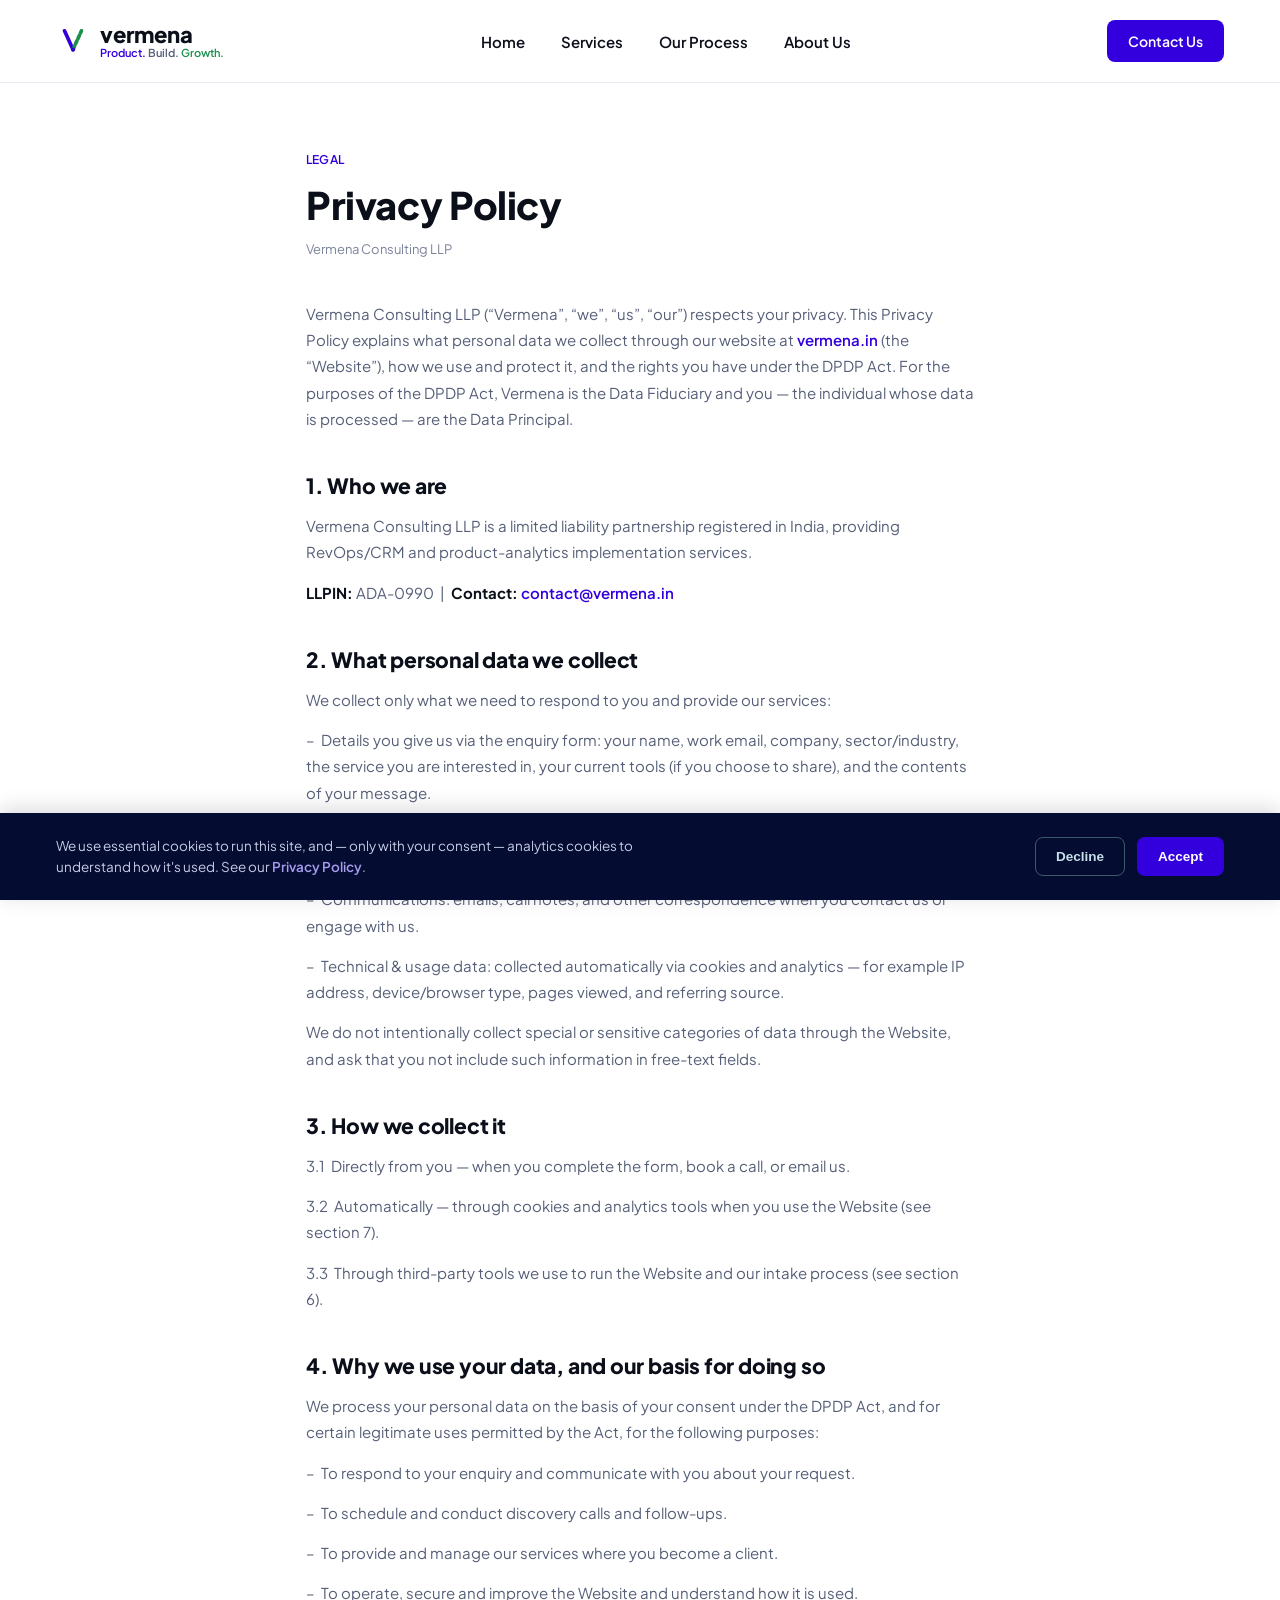
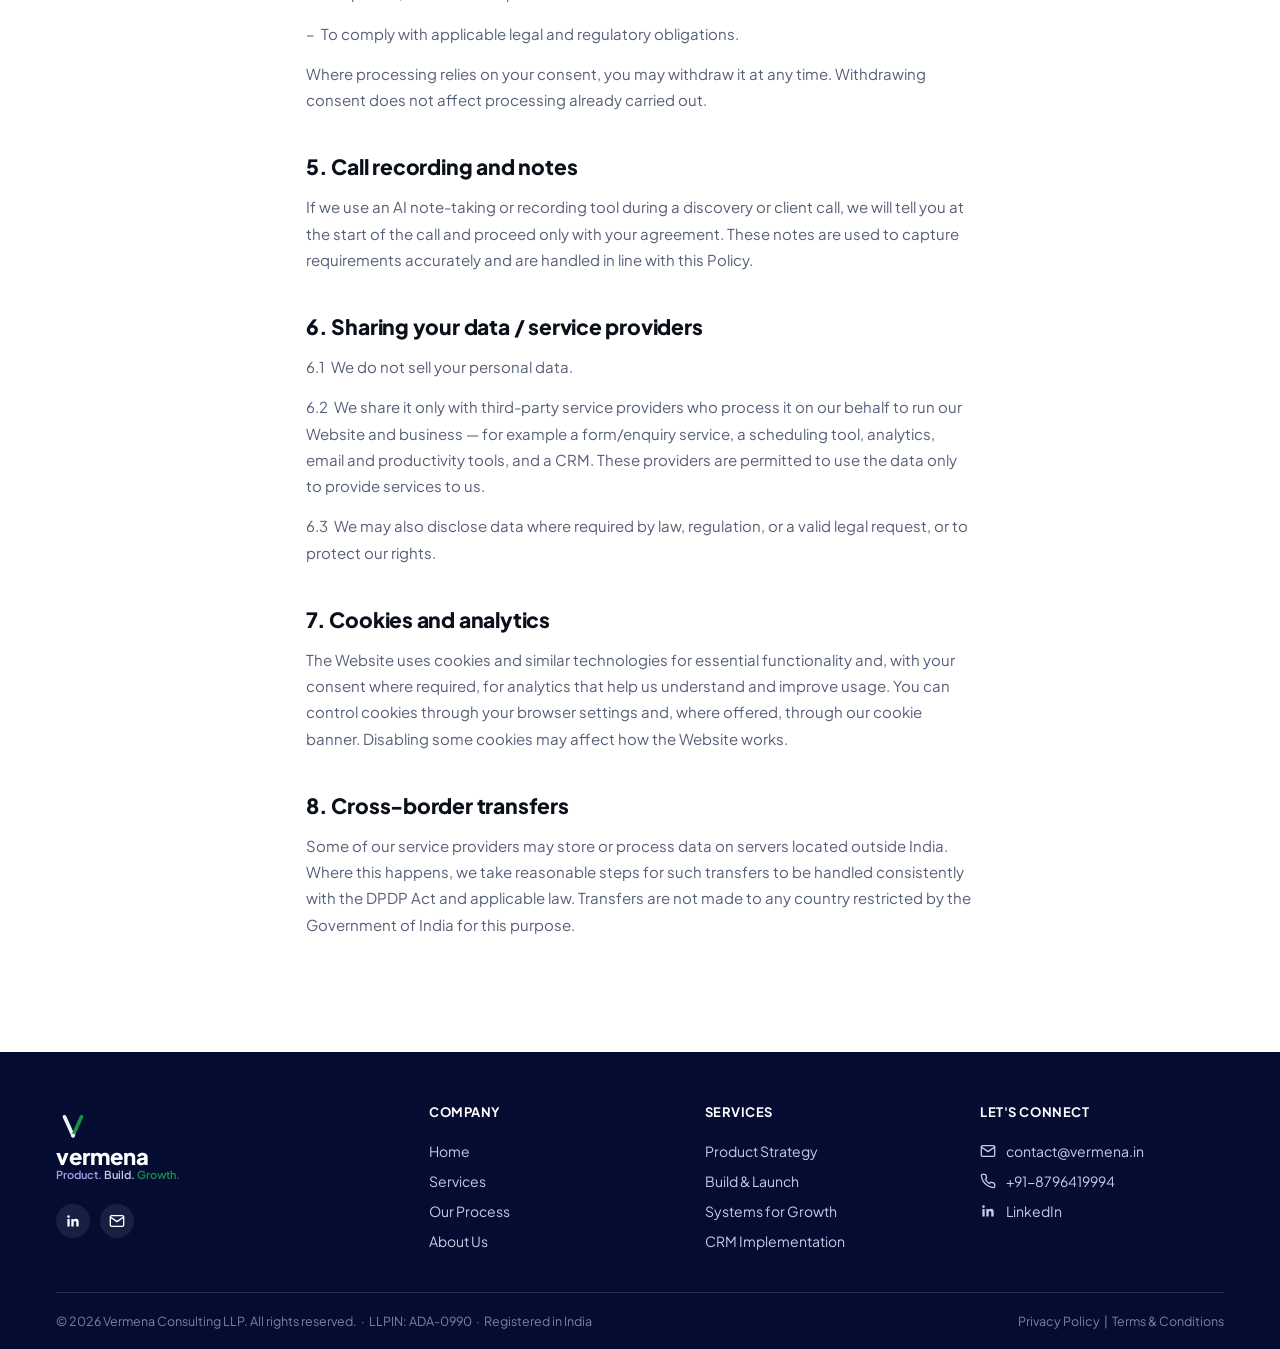
<file: privacy.html>
<!DOCTYPE html>
<html lang="en">
<head>
<meta charset="utf-8">
<meta name="viewport" content="width=device-width, initial-scale=1">

<!-- Google Tag Manager — loads only if the visitor already accepted cookies (see js/cookie-consent.js); this is not GTM's default unconditional snippet, it's consent-gated on purpose -->
<script>
(function(){try{
var p=new URLSearchParams(location.search);
if(p.get('internal')==='1'){localStorage.setItem('vermena_internal_traffic','true');}
var isInternal=localStorage.getItem('vermena_internal_traffic')==='true';
if(!isInternal&&localStorage.getItem('vermena_cookie_consent')==='accepted'){
window.dataLayer=window.dataLayer||[];
window.dataLayer.push({'gtm.start':new Date().getTime(),event:'gtm.js'});
var j=document.createElement('script');j.async=true;
j.src='https://www.googletagmanager.com/gtm.js?id=GTM-KXFGPZDN';
document.head.appendChild(j);window.__vermenaGtmLoaded=true;
}}catch(e){}})();
</script>
<!-- End Google Tag Manager -->

<title>Privacy Policy — Vermena</title>
<meta name="description" content="How Vermena collects, uses, and protects your personal data.">
<meta name="robots" content="index, follow">
<link rel="canonical" href="https://vermena.in/privacy.html">

<link rel="icon" type="image/svg+xml" href="assets/favicon.svg">
<link rel="icon" type="image/png" sizes="32x32" href="assets/favicon/favicon-32x32.png">
<link rel="icon" type="image/png" sizes="16x16" href="assets/favicon/favicon-16x16.png">
<link rel="shortcut icon" href="favicon.ico">
<link rel="apple-touch-icon" sizes="180x180" href="assets/favicon/apple-touch-icon.png">
<link rel="manifest" href="site.webmanifest">
<meta name="theme-color" content="#3300dd">
<link rel="preconnect" href="https://fonts.googleapis.com">
<link href="https://fonts.googleapis.com/css2?family=Plus+Jakarta+Sans:wght@400;500;600;700;800&display=swap" rel="stylesheet">
<link rel="stylesheet" href="css/site.css">
</head>
<body>

<header class="site-header">
  <a class="logo" href="index.html">
    <img src="assets/v-mark.svg" alt="">
    <span class="logo-text">
      <span class="logo-word">vermena</span>
      <span class="logo-tagline"><span class="t1">Product.</span> <span class="t2">Build.</span> <span class="t3">Growth.</span></span>
    </span>
  </a>
  <nav class="site-nav">
    <a href="index.html">Home</a>
    <a href="services.html">Services</a>
    <a href="our-process.html">Our Process</a>
    <a href="about.html">About Us</a>
  </nav>
  <div class="header-actions">
    <a href="contact.html" class="btn btn-primary btn-small">Contact Us</a>
    <button type="button" class="menu-toggle" id="menu-toggle" aria-label="Menu" aria-expanded="false" aria-controls="mobile-menu">
      <span></span><span></span><span></span>
    </button>
  </div>
</header>

<div class="mobile-menu" id="mobile-menu" hidden>
  <a href="index.html">Home</a>
  <a href="services.html">Services</a>
  <a href="our-process.html">Our Process</a>
  <a href="about.html">About Us</a>
  <a href="contact.html" class="btn btn-primary">Contact Us</a>
</div>

<article class="legal-doc">
  <div class="eyebrow">LEGAL</div>
  <h1>Privacy Policy</h1>
  <p class="updated">Vermena Consulting LLP</p>

  <p>Vermena Consulting LLP (&ldquo;Vermena&rdquo;, &ldquo;we&rdquo;, &ldquo;us&rdquo;, &ldquo;our&rdquo;) respects your privacy. This Privacy Policy explains what personal data we collect through our website at <a href="https://vermena.in">vermena.in</a> (the &ldquo;Website&rdquo;), how we use and protect it, and the rights you have under the DPDP Act. For the purposes of the DPDP Act, Vermena is the Data Fiduciary and you &mdash; the individual whose data is processed &mdash; are the Data Principal.</p>

  <h2>1. Who we are</h2>
  <p>Vermena Consulting LLP is a limited liability partnership registered in India, providing RevOps/CRM and product-analytics implementation services.</p>
  <p><strong>LLPIN:</strong> ADA-0990 &nbsp;|&nbsp; <strong>Contact:</strong> <a href="mailto:contact@vermena.in">contact@vermena.in</a></p>

  <h2>2. What personal data we collect</h2>
  <p>We collect only what we need to respond to you and provide our services:</p>
  <p>&ndash;&nbsp; Details you give us via the enquiry form: your name, work email, company, sector/industry, the service you are interested in, your current tools (if you choose to share), and the contents of your message.</p>
  <p>&ndash;&nbsp; Booking details: when you schedule a discovery call, your name, email, and any information you add when booking.</p>
  <p>&ndash;&nbsp; Communications: emails, call notes, and other correspondence when you contact us or engage with us.</p>
  <p>&ndash;&nbsp; Technical &amp; usage data: collected automatically via cookies and analytics &mdash; for example IP address, device/browser type, pages viewed, and referring source.</p>
  <p>We do not intentionally collect special or sensitive categories of data through the Website, and ask that you not include such information in free-text fields.</p>

  <h2>3. How we collect it</h2>
  <p>3.1&nbsp; Directly from you &mdash; when you complete the form, book a call, or email us.</p>
  <p>3.2&nbsp; Automatically &mdash; through cookies and analytics tools when you use the Website (see section 7).</p>
  <p>3.3&nbsp; Through third-party tools we use to run the Website and our intake process (see section 6).</p>

  <h2>4. Why we use your data, and our basis for doing so</h2>
  <p>We process your personal data on the basis of your consent under the DPDP Act, and for certain legitimate uses permitted by the Act, for the following purposes:</p>
  <p>&ndash;&nbsp; To respond to your enquiry and communicate with you about your request.</p>
  <p>&ndash;&nbsp; To schedule and conduct discovery calls and follow-ups.</p>
  <p>&ndash;&nbsp; To provide and manage our services where you become a client.</p>
  <p>&ndash;&nbsp; To operate, secure and improve the Website and understand how it is used.</p>
  <p>&ndash;&nbsp; To comply with applicable legal and regulatory obligations.</p>
  <p>Where processing relies on your consent, you may withdraw it at any time. Withdrawing consent does not affect processing already carried out.</p>

  <h2>5. Call recording and notes</h2>
  <p>If we use an AI note-taking or recording tool during a discovery or client call, we will tell you at the start of the call and proceed only with your agreement. These notes are used to capture requirements accurately and are handled in line with this Policy.</p>

  <h2>6. Sharing your data / service providers</h2>
  <p>6.1&nbsp; We do not sell your personal data.</p>
  <p>6.2&nbsp; We share it only with third-party service providers who process it on our behalf to run our Website and business &mdash; for example a form/enquiry service, a scheduling tool, analytics, email and productivity tools, and a CRM. These providers are permitted to use the data only to provide services to us.</p>
  <p>6.3&nbsp; We may also disclose data where required by law, regulation, or a valid legal request, or to protect our rights.</p>

  <h2>7. Cookies and analytics</h2>
  <p>The Website uses cookies and similar technologies for essential functionality and, with your consent where required, for analytics that help us understand and improve usage. You can control cookies through your browser settings and, where offered, through our cookie banner. Disabling some cookies may affect how the Website works.</p>

  <h2>8. Cross-border transfers</h2>
  <p>Some of our service providers may store or process data on servers located outside India. Where this happens, we take reasonable steps for such transfers to be handled consistently with the DPDP Act and applicable law. Transfers are not made to any country restricted by the Government of India for this purpose.</p>
</article>

<footer class="site-footer">
  <div class="footer-grid">
    <div class="footer-col">
      <a class="logo" href="index.html">
        <img src="assets/v-mark-light.svg" alt="">
        <span class="logo-text">
          <span class="logo-word">vermena</span>
          <span class="logo-tagline"><span class="t1">Product.</span> <span class="t2">Build.</span> <span class="t3">Growth.</span></span>
        </span>
      </a>
      <div class="footer-social">
        <a href="https://www.linkedin.com/company/vermena-consulting" target="_blank" rel="noopener" aria-label="LinkedIn"><svg viewBox="0 0 24 24" fill="currentColor" style="color:#fff"><path d="M20.4 20.4h-3.5v-5.5c0-1.3 0-3-1.8-3s-2.1 1.4-2.1 2.9v5.6H9.5V9h3.4v1.6h.1c.5-.9 1.6-1.8 3.3-1.8 3.6 0 4.2 2.4 4.2 5.4v6.2ZM5.3 7.4a2 2 0 1 1 0-4 2 2 0 0 1 0 4ZM7 20.4H3.6V9H7v11.4Z"/></svg></a>
        <a href="mailto:contact@vermena.in" aria-label="Email"><svg viewBox="0 0 24 24" fill="none" stroke="#fff" stroke-width="2" stroke-linecap="round" stroke-linejoin="round"><rect x="2" y="4" width="20" height="16" rx="2"/><path d="m2 6 10 7 10-7"/></svg></a>
      </div>
    </div>
    <div class="footer-col">
      <h4>Company</h4>
      <a href="index.html">Home</a>
      <a href="services.html">Services</a>
      <a href="our-process.html">Our Process</a>
      <a href="about.html">About Us</a>
    </div>
    <div class="footer-col">
      <h4>Services</h4>
      <a href="services.html">Product Strategy</a>
      <a href="services.html">Build &amp; Launch</a>
      <a href="services.html">Systems for Growth</a>
      <a href="services.html">CRM Implementation</a>
    </div>
    <div class="footer-col">
      <h4>Let's connect</h4>
      <div class="contact-line"><svg viewBox="0 0 24 24" fill="none" stroke="currentColor" stroke-width="2" stroke-linecap="round" stroke-linejoin="round"><rect x="2" y="4" width="20" height="16" rx="2"/><path d="m2 6 10 7 10-7"/></svg><a href="mailto:contact@vermena.in" style="padding:0">contact@vermena.in</a></div>
      <div class="contact-line"><svg viewBox="0 0 24 24" fill="none" stroke="currentColor" stroke-width="2" stroke-linecap="round" stroke-linejoin="round"><path d="M22 16.9v3a2 2 0 0 1-2.2 2 19.8 19.8 0 0 1-8.6-3.1 19.5 19.5 0 0 1-6-6 19.8 19.8 0 0 1-3.1-8.7A2 2 0 0 1 4.1 2h3a2 2 0 0 1 2 1.7c.1.9.3 1.8.6 2.7a2 2 0 0 1-.5 2.1L8 9.7a16 16 0 0 0 6 6l1.2-1.2a2 2 0 0 1 2.1-.5c.9.3 1.8.5 2.7.6a2 2 0 0 1 1.7 2Z"/></svg><a href="tel:+918796419994" style="padding:0">+91-8796419994</a></div>
      <div class="contact-line"><svg viewBox="0 0 24 24" fill="currentColor"><path d="M20.4 20.4h-3.5v-5.5c0-1.3 0-3-1.8-3s-2.1 1.4-2.1 2.9v5.6H9.5V9h3.4v1.6h.1c.5-.9 1.6-1.8 3.3-1.8 3.6 0 4.2 2.4 4.2 5.4v6.2ZM5.3 7.4a2 2 0 1 1 0-4 2 2 0 0 1 0 4ZM7 20.4H3.6V9H7v11.4Z"/></svg><a href="https://www.linkedin.com/company/vermena-consulting" target="_blank" rel="noopener" style="padding:0">LinkedIn</a></div>
    </div>
  </div>
  <div class="footer-bottom">
    <span>© 2026 Vermena Consulting LLP. All rights reserved. &nbsp;&middot;&nbsp; LLPIN: ADA-0990 &nbsp;&middot;&nbsp; Registered in India</span>
    <span><a href="privacy.html">Privacy Policy</a> &nbsp;|&nbsp; <a href="terms.html">Terms &amp; Conditions</a></span>
  </div>
</footer>

<div id="cookie-banner" class="cookie-banner" hidden role="dialog" aria-label="Cookie consent">
  <p>We use essential cookies to run this site, and — only with your consent — analytics cookies to understand how it's used. See our <a href="privacy.html">Privacy Policy</a>.</p>
  <div class="cookie-banner-actions">
    <button type="button" id="cookie-decline" class="btn btn-outline" style="border-color:#3a5a68;color:#c8dee8">Decline</button>
    <button type="button" id="cookie-accept" class="btn btn-primary">Accept</button>
  </div>
</div>
<script src="js/cookie-consent.js"></script>
<script src="js/mobile-nav.js"></script>

</body>
</html>
</file>
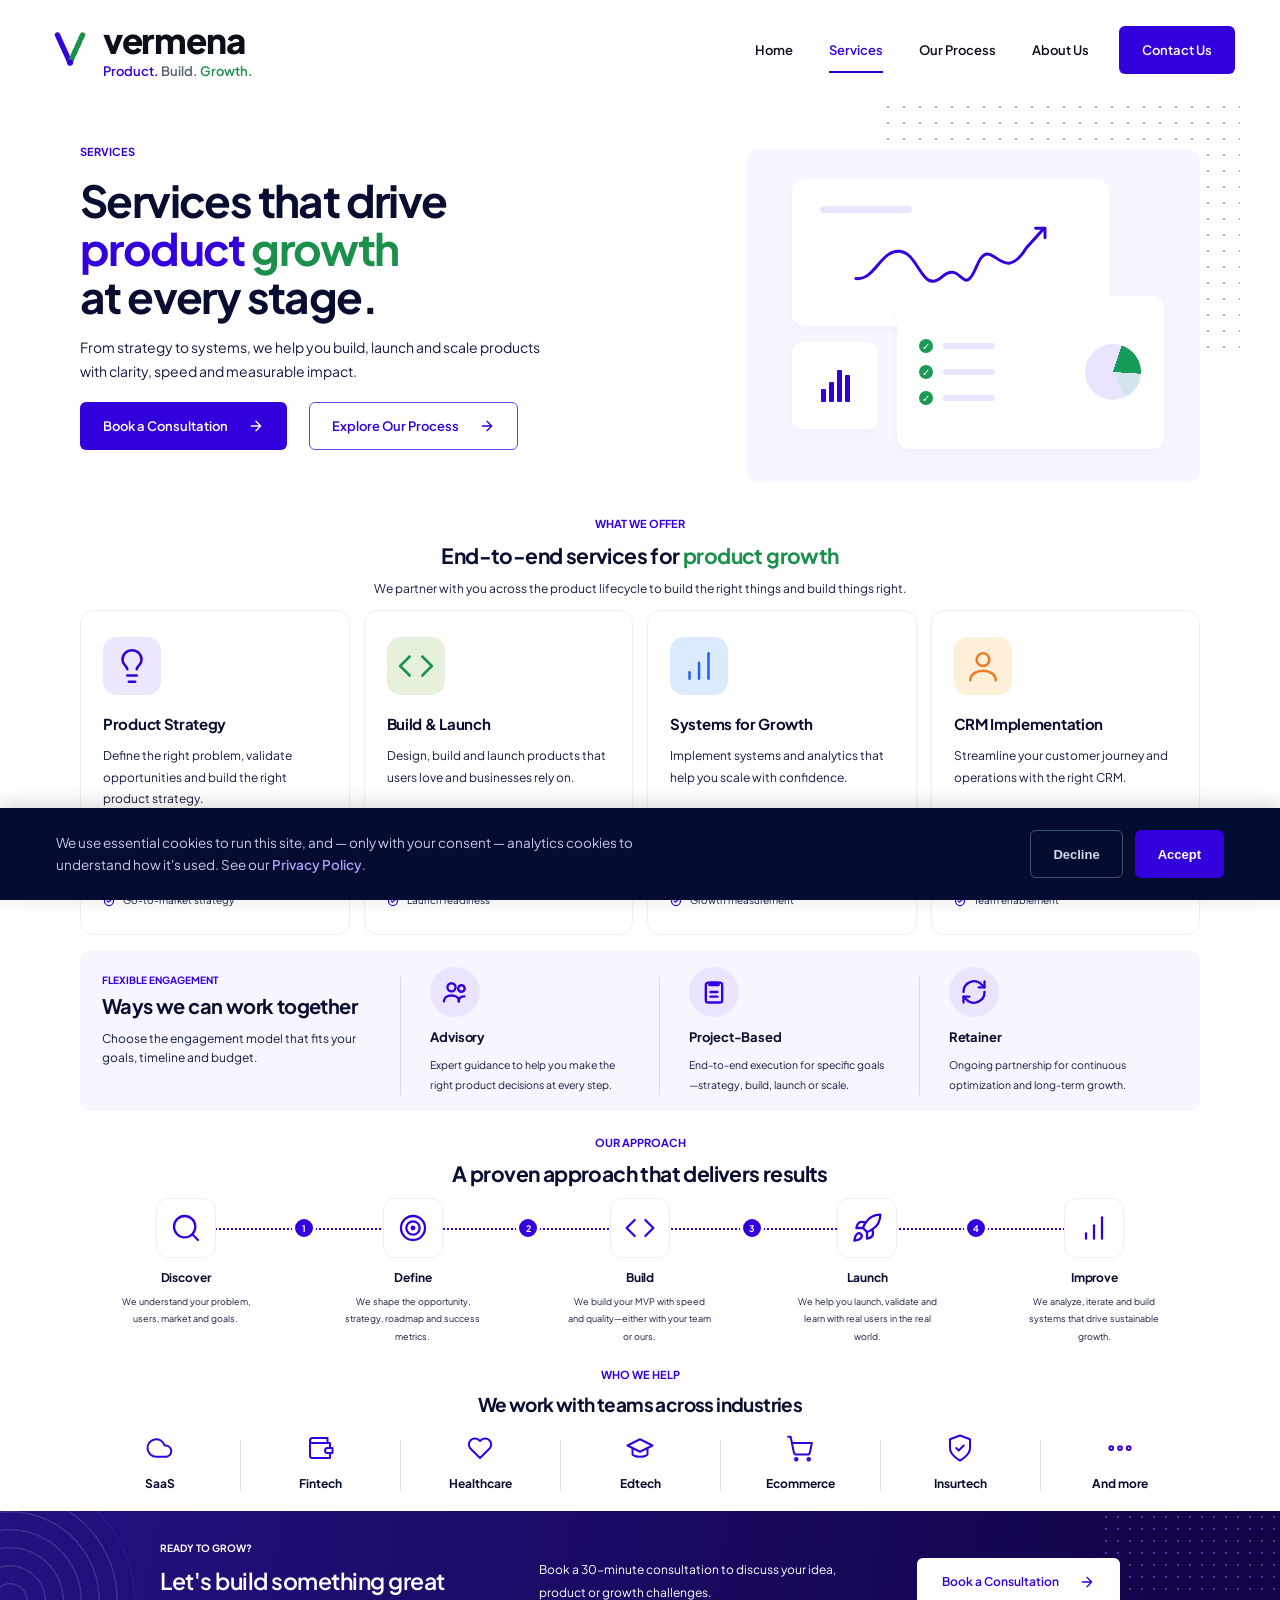
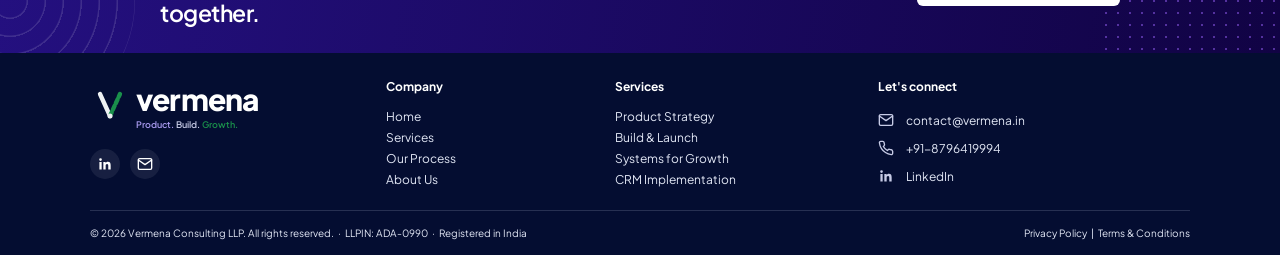
<file: services.html>
<!DOCTYPE html>
<html lang="en">
<head>
<meta charset="utf-8">
<meta name="viewport" content="width=device-width, initial-scale=1">

<!-- Google Tag Manager — loads only if the visitor already accepted cookies (see js/cookie-consent.js); this is not GTM's default unconditional snippet, it's consent-gated on purpose -->
<script>
(function(){try{
var p=new URLSearchParams(location.search);
if(p.get('internal')==='1'){localStorage.setItem('vermena_internal_traffic','true');}
var isInternal=localStorage.getItem('vermena_internal_traffic')==='true';
if(!isInternal&&localStorage.getItem('vermena_cookie_consent')==='accepted'){
window.dataLayer=window.dataLayer||[];
window.dataLayer.push({'gtm.start':new Date().getTime(),event:'gtm.js'});
var j=document.createElement('script');j.async=true;
j.src='https://www.googletagmanager.com/gtm.js?id=GTM-KXFGPZDN';
document.head.appendChild(j);window.__vermenaGtmLoaded=true;
}}catch(e){}})();
</script>
<!-- End Google Tag Manager -->

<title>Services — Vermena</title>
<meta name="description" content="From strategy to systems, we help you build, launch and scale products with clarity, speed and measurable impact.">
<meta name="robots" content="index, follow">
<link rel="canonical" href="https://vermena.in/services.html">

<link rel="icon" type="image/svg+xml" href="assets/favicon.svg">
<link rel="icon" type="image/png" sizes="32x32" href="assets/favicon/favicon-32x32.png">
<link rel="icon" type="image/png" sizes="16x16" href="assets/favicon/favicon-16x16.png">
<link rel="shortcut icon" href="favicon.ico">
<link rel="apple-touch-icon" sizes="180x180" href="assets/favicon/apple-touch-icon.png">
<link rel="manifest" href="site.webmanifest">
<meta name="theme-color" content="#3300dd">

<meta property="og:type" content="website">
<meta property="og:site_name" content="Vermena">
<meta property="og:locale" content="en_IN">
<meta property="og:url" content="https://vermena.in/services.html">
<meta property="og:title" content="Services — Vermena">
<meta property="og:description" content="From strategy to systems, we help you build, launch and scale products with clarity, speed and measurable impact.">
<meta property="og:image" content="https://vermena.in/assets/og-image.png">
<meta property="og:image:width" content="1200">
<meta property="og:image:height" content="630">
<meta property="og:image:alt" content="Services — Vermena">

<meta name="twitter:card" content="summary_large_image">
<meta name="twitter:title" content="Services — Vermena">
<meta name="twitter:description" content="From strategy to systems, we help you build, launch and scale products with clarity, speed and measurable impact.">
<meta name="twitter:image" content="https://vermena.in/assets/og-image.png">

<link rel="preconnect" href="https://fonts.googleapis.com">
<link href="https://fonts.googleapis.com/css2?family=Plus+Jakarta+Sans:wght@400;500;600;700;800&display=swap" rel="stylesheet">
<link rel="stylesheet" href="css/site.css">
<link rel="stylesheet" href="css/services.css">
</head>
<body class="services-page">

<header class="site-header">
  <a class="logo" href="index.html">
    <img src="assets/v-mark.svg" alt="">
    <span class="logo-text">
      <span class="logo-word">vermena</span>
      <span class="logo-tagline"><span class="t1">Product.</span> <span class="t2">Build.</span> <span class="t3">Growth.</span></span>
    </span>
  </a>
  <nav class="site-nav">
    <a href="index.html">Home</a>
    <a href="services.html" class="active">Services</a>
    <a href="our-process.html">Our Process</a>
    <a href="about.html">About Us</a>
  </nav>
  <div class="header-actions">
    <a href="contact.html" class="btn btn-primary btn-small">Contact Us</a>
    <button type="button" class="menu-toggle" id="menu-toggle" aria-label="Menu" aria-expanded="false" aria-controls="mobile-menu">
      <span></span><span></span><span></span>
    </button>
  </div>
</header>

<div class="mobile-menu" id="mobile-menu" hidden>
  <a href="index.html">Home</a>
  <a href="services.html">Services</a>
  <a href="our-process.html">Our Process</a>
  <a href="about.html">About Us</a>
  <a href="contact.html" class="btn btn-primary">Contact Us</a>
</div>

<main>
<!-- ============ Hero ============ -->
<section class="hero">
  <div>
    <div class="eyebrow">SERVICES</div>
    <h1>Services that drive<br><span class="accent-purple">product</span> <span class="accent-green">growth</span><br>at every stage.</h1>
    <p class="lead">From strategy to systems, we help you build, launch and scale products with clarity, speed and measurable impact.</p>
    <div class="hero-actions">
      <a href="https://cal.com/kartikeyanegi/30min" class="btn btn-primary" target="_blank" rel="noopener">Book a Consultation
        <svg viewBox="0 0 24 24" fill="none" stroke="currentColor" stroke-width="2" stroke-linecap="round" stroke-linejoin="round" width="16" height="16"><path d="M5 12h14M12 5l7 7-7 7"/></svg>
      </a>
      <a href="our-process.html" class="btn btn-outline">Explore Our Process
        <svg viewBox="0 0 24 24" fill="none" stroke="currentColor" stroke-width="2" stroke-linecap="round" stroke-linejoin="round" width="16" height="16"><path d="M5 12h14M12 5l7 7-7 7"/></svg>
      </a>
    </div>
  </div>
  <!-- Decorative illustration only; no metrics or customer data. -->
  <div class="hero-illustration" aria-hidden="true">
    <div class="panel growth-chart">
      <span class="chart-placeholder"></span>
      <svg viewBox="0 0 240 100" fill="none"><path d="M8 77C31 79 36 44 59 45S85 96 109 75S133 103 150 62S179 89 208 41L229 18" stroke="#3300dd" stroke-width="3.5" stroke-linecap="round"/><path d="M219 18h11v11" stroke="#3300dd" stroke-width="3.5" stroke-linecap="round" stroke-linejoin="round"/></svg>
    </div>
    <div class="mini-chart"><div class="bars"><span></span><span></span><span></span><span></span></div></div>
    <div class="panel growth-summary">
      <div class="checklist"><span><i>✓</i><b></b></span><span><i>✓</i><b></b></span><span><i>✓</i><b></b></span></div>
      <div class="donut"></div>
    </div>
  </div>
</section>

<!-- ============ What we offer ============ -->
<section class="section section--soft services-offers">
  <div class="section-head section--center">
    <div class="eyebrow">WHAT WE OFFER</div>
    <h2>End-to-end services for <span class="accent-green">product growth</span></h2>
    <p>We partner with you across the product lifecycle to build the right things and build things right.</p>
  </div>
  <div class="grid-4">
    <div class="card offer-card">
      <div class="icon-tile purple"><svg viewBox="0 0 24 24" fill="none" stroke="currentColor" stroke-width="2" stroke-linecap="round" stroke-linejoin="round"><path d="M15 14c.2-1 .7-1.7 1.5-2.5 1-.9 1.5-2.2 1.5-3.5A6 6 0 0 0 6 8c0 1 .2 2.2 1.5 3.5.7.7 1.3 1.5 1.5 2.5"/><path d="M9 18h6"/><path d="M10 22h4"/></svg></div>
      <h3>Product Strategy</h3>
      <p>Define the right problem, validate opportunities and build the right product strategy.</p>
      <ul>
        <li><svg viewBox="0 0 24 24" fill="none" stroke="currentColor" stroke-width="2.5" stroke-linecap="round" stroke-linejoin="round"><circle cx="12" cy="12" r="9"/><path d="m8.5 12 2.3 2.3L16 9.5"/></svg>Market &amp; user research</li>
        <li><svg viewBox="0 0 24 24" fill="none" stroke="currentColor" stroke-width="2.5" stroke-linecap="round" stroke-linejoin="round"><circle cx="12" cy="12" r="9"/><path d="m8.5 12 2.3 2.3L16 9.5"/></svg>Opportunity assessment</li>
        <li><svg viewBox="0 0 24 24" fill="none" stroke="currentColor" stroke-width="2.5" stroke-linecap="round" stroke-linejoin="round"><circle cx="12" cy="12" r="9"/><path d="m8.5 12 2.3 2.3L16 9.5"/></svg>Product vision &amp; roadmap</li>
        <li><svg viewBox="0 0 24 24" fill="none" stroke="currentColor" stroke-width="2.5" stroke-linecap="round" stroke-linejoin="round"><circle cx="12" cy="12" r="9"/><path d="m8.5 12 2.3 2.3L16 9.5"/></svg>Go-to-market strategy</li>
      </ul>
    </div>
    <div class="card offer-card">
      <div class="icon-tile green"><svg viewBox="0 0 24 24" fill="none" stroke="currentColor" stroke-width="2" stroke-linecap="round" stroke-linejoin="round"><polyline points="16 18 22 12 16 6"/><polyline points="8 6 2 12 8 18"/></svg></div>
      <h3>Build &amp; Launch</h3>
      <p>Design, build and launch products that users love and businesses rely on.</p>
      <ul>
        <li><svg viewBox="0 0 24 24" fill="none" stroke="currentColor" stroke-width="2.5" stroke-linecap="round" stroke-linejoin="round"><circle cx="12" cy="12" r="9"/><path d="m8.5 12 2.3 2.3L16 9.5"/></svg>MVP strategy &amp; build</li>
        <li><svg viewBox="0 0 24 24" fill="none" stroke="currentColor" stroke-width="2.5" stroke-linecap="round" stroke-linejoin="round"><circle cx="12" cy="12" r="9"/><path d="m8.5 12 2.3 2.3L16 9.5"/></svg>Feature prioritization</li>
        <li><svg viewBox="0 0 24 24" fill="none" stroke="currentColor" stroke-width="2.5" stroke-linecap="round" stroke-linejoin="round"><circle cx="12" cy="12" r="9"/><path d="m8.5 12 2.3 2.3L16 9.5"/></svg>Agile execution</li>
        <li><svg viewBox="0 0 24 24" fill="none" stroke="currentColor" stroke-width="2.5" stroke-linecap="round" stroke-linejoin="round"><circle cx="12" cy="12" r="9"/><path d="m8.5 12 2.3 2.3L16 9.5"/></svg>Launch readiness</li>
      </ul>
    </div>
    <div class="card offer-card">
      <div class="icon-tile blue"><svg viewBox="0 0 24 24" fill="none" stroke="currentColor" stroke-width="2" stroke-linecap="round" stroke-linejoin="round"><line x1="12" x2="12" y1="20" y2="10"/><line x1="18" x2="18" y1="20" y2="4"/><line x1="6" x2="6" y1="20" y2="16"/></svg></div>
      <h3>Systems for Growth</h3>
      <p>Implement systems and analytics that help you scale with confidence.</p>
      <ul>
        <li><svg viewBox="0 0 24 24" fill="none" stroke="currentColor" stroke-width="2.5" stroke-linecap="round" stroke-linejoin="round"><circle cx="12" cy="12" r="9"/><path d="m8.5 12 2.3 2.3L16 9.5"/></svg>Product analytics setup</li>
        <li><svg viewBox="0 0 24 24" fill="none" stroke="currentColor" stroke-width="2.5" stroke-linecap="round" stroke-linejoin="round"><circle cx="12" cy="12" r="9"/><path d="m8.5 12 2.3 2.3L16 9.5"/></svg>Data instrumentation</li>
        <li><svg viewBox="0 0 24 24" fill="none" stroke="currentColor" stroke-width="2.5" stroke-linecap="round" stroke-linejoin="round"><circle cx="12" cy="12" r="9"/><path d="m8.5 12 2.3 2.3L16 9.5"/></svg>Reporting &amp; dashboards</li>
        <li><svg viewBox="0 0 24 24" fill="none" stroke="currentColor" stroke-width="2.5" stroke-linecap="round" stroke-linejoin="round"><circle cx="12" cy="12" r="9"/><path d="m8.5 12 2.3 2.3L16 9.5"/></svg>Growth measurement</li>
      </ul>
    </div>
    <div class="card offer-card">
      <div class="icon-tile peach"><svg viewBox="0 0 24 24" fill="none" stroke="currentColor" stroke-width="2" stroke-linecap="round" stroke-linejoin="round"><circle cx="12" cy="8" r="4"/><path d="M4 21c0-4 4-6 8-6s8 2 8 6"/></svg></div>
      <h3>CRM Implementation</h3>
      <p>Streamline your customer journey and operations with the right CRM.</p>
      <ul>
        <li><svg viewBox="0 0 24 24" fill="none" stroke="currentColor" stroke-width="2.5" stroke-linecap="round" stroke-linejoin="round"><circle cx="12" cy="12" r="9"/><path d="m8.5 12 2.3 2.3L16 9.5"/></svg>CRM selection advisory</li>
        <li><svg viewBox="0 0 24 24" fill="none" stroke="currentColor" stroke-width="2.5" stroke-linecap="round" stroke-linejoin="round"><circle cx="12" cy="12" r="9"/><path d="m8.5 12 2.3 2.3L16 9.5"/></svg>Implementation &amp; setup</li>
        <li><svg viewBox="0 0 24 24" fill="none" stroke="currentColor" stroke-width="2.5" stroke-linecap="round" stroke-linejoin="round"><circle cx="12" cy="12" r="9"/><path d="m8.5 12 2.3 2.3L16 9.5"/></svg>Automation &amp; workflows</li>
        <li><svg viewBox="0 0 24 24" fill="none" stroke="currentColor" stroke-width="2.5" stroke-linecap="round" stroke-linejoin="round"><circle cx="12" cy="12" r="9"/><path d="m8.5 12 2.3 2.3L16 9.5"/></svg>Team enablement</li>
      </ul>
    </div>
  </div>
</section>

<!-- ============ Ways we can work together ============ -->
<section class="section services-engagement">
  <div class="engage-panel">
    <div class="engage-grid">
      <div>
        <div class="eyebrow">FLEXIBLE ENGAGEMENT</div>
        <h2>Ways we can work together</h2>
        <p>Choose the engagement model that fits your goals, timeline and budget.</p>
      </div>
      <div>
        <div class="icon-tile purple icon-tile--sm icon-tile--round"><svg viewBox="0 0 24 24" fill="none" stroke="currentColor" stroke-width="2" stroke-linecap="round" stroke-linejoin="round"><circle cx="9" cy="8" r="3.5"/><path d="M2.5 20c0-3.3 3-5 6.5-5s6.5 1.7 6.5 5"/><circle cx="17.5" cy="9" r="2.8"/><path d="M15 20c.3-2.5 2-4.2 5-4.2"/></svg></div>
        <h3>Advisory</h3>
        <p>Expert guidance to help you make the right product decisions at every step.</p>
      </div>
      <div>
        <div class="icon-tile purple icon-tile--sm icon-tile--round"><svg viewBox="0 0 24 24" fill="none" stroke="currentColor" stroke-width="2" stroke-linecap="round" stroke-linejoin="round"><rect x="5" y="4" width="14" height="17" rx="2"/><path d="M9 4h6a1 1 0 0 1 1 1v1H8V5a1 1 0 0 1 1-1Z"/><path d="M9 12h6M9 16h6"/></svg></div>
        <h3>Project-Based</h3>
        <p>End-to-end execution for specific goals—strategy, build, launch or scale.</p>
      </div>
      <div>
        <div class="icon-tile purple icon-tile--sm icon-tile--round"><svg viewBox="0 0 24 24" fill="none" stroke="currentColor" stroke-width="2" stroke-linecap="round" stroke-linejoin="round"><path d="M21 12a9 9 0 0 1-15.5 6.4L3 16"/><path d="M3 12a9 9 0 0 1 15.5-6.4L21 8"/><path d="M3 21v-5h5M21 3v5h-5"/></svg></div>
        <h3>Retainer</h3>
        <p>Ongoing partnership for continuous optimization and long-term growth.</p>
      </div>
    </div>
  </div>
</section>

<!-- ============ Our approach ============ -->
<section class="section section--center services-process">
  <div class="section-head">
    <div class="eyebrow">OUR APPROACH</div>
    <h2>A proven approach that delivers results</h2>
  </div>
  <div class="process-track">
    <div class="process-dots"></div>
    <span class="step-num" style="left:20%">1</span>
    <span class="step-num" style="left:40%">2</span>
    <span class="step-num" style="left:60%">3</span>
    <span class="step-num" style="left:80%">4</span>
    <div class="process-row">
      <div class="step"><div class="step-icon"><svg viewBox="0 0 24 24" fill="none" stroke="currentColor" stroke-width="2" stroke-linecap="round" stroke-linejoin="round"><circle cx="11" cy="11" r="8"/><path d="m21 21-4.3-4.3"/></svg></div><h3>Discover</h3><p>We understand your problem, users, market and goals.</p></div>
      <div class="step"><div class="step-icon"><svg viewBox="0 0 24 24" fill="none" stroke="currentColor" stroke-width="2" stroke-linecap="round" stroke-linejoin="round"><circle cx="12" cy="12" r="9"/><circle cx="12" cy="12" r="5"/><circle cx="12" cy="12" r="1"/></svg></div><h3>Define</h3><p>We shape the opportunity, strategy, roadmap and success metrics.</p></div>
      <div class="step"><div class="step-icon"><svg viewBox="0 0 24 24" fill="none" stroke="currentColor" stroke-width="2" stroke-linecap="round" stroke-linejoin="round"><polyline points="16 18 22 12 16 6"/><polyline points="8 6 2 12 8 18"/></svg></div><h3>Build</h3><p>We build your MVP with speed and quality—either with your team or ours.</p></div>
      <div class="step"><div class="step-icon"><svg viewBox="0 0 24 24" fill="none" stroke="currentColor" stroke-width="2" stroke-linecap="round" stroke-linejoin="round"><path d="M4.5 16.5c-1.5 1.26-2 5-2 5s3.74-.5 5-2c.71-.84.7-2.13-.09-2.91a2.18 2.18 0 0 0-2.91-.09z"/><path d="m12 15-3-3a22 22 0 0 1 2-3.95A12.88 12.88 0 0 1 22 2c0 2.72-.78 7.5-6 11a22.35 22.35 0 0 1-4 2z"/><path d="M9 12H4s.55-3.03 2-4c1.62-1.08 5 0 5 0"/><path d="M12 15v5s3.03-.55 4-2c1.08-1.62 0-5 0-5"/></svg></div><h3>Launch</h3><p>We help you launch, validate and learn with real users in the real world.</p></div>
      <div class="step"><div class="step-icon"><svg viewBox="0 0 24 24" fill="none" stroke="currentColor" stroke-width="2" stroke-linecap="round" stroke-linejoin="round"><line x1="12" x2="12" y1="20" y2="10"/><line x1="18" x2="18" y1="20" y2="4"/><line x1="6" x2="6" y1="20" y2="16"/></svg></div><h3>Improve</h3><p>We analyze, iterate and build systems that drive sustainable growth.</p></div>
    </div>
  </div>
</section>

<!-- ============ Who we help ============ -->
<section class="section section--soft section--center services-industries">
  <div class="section-head">
    <div class="eyebrow">WHO WE HELP</div>
    <h2>We work with teams across industries</h2>
  </div>
  <div class="industries-row">
    <div class="industry-item"><div class="icon-tile"><svg viewBox="0 0 24 24" fill="none" stroke="currentColor" stroke-width="2" stroke-linecap="round" stroke-linejoin="round"><path d="M17.5 19H9a7 7 0 1 1 6.71-9h.79a4.5 4.5 0 1 1 0 9Z"/></svg></div><span>SaaS</span></div>
    <div class="industry-item"><div class="icon-tile"><svg viewBox="0 0 24 24" fill="none" stroke="currentColor" stroke-width="2" stroke-linecap="round" stroke-linejoin="round"><path d="M20 12V8H6a2 2 0 0 1-2-2c0-1.1.9-2 2-2h12v4"/><path d="M4 6v12c0 1.1.9 2 2 2h14v-4"/><path d="M18 12a2 2 0 0 0 0 4h4v-4Z"/></svg></div><span>Fintech</span></div>
    <div class="industry-item"><div class="icon-tile"><svg viewBox="0 0 24 24" fill="none" stroke="currentColor" stroke-width="2" stroke-linecap="round" stroke-linejoin="round"><path d="M19.5 12.6 12 20l-7.5-7.4a4.8 4.8 0 0 1 0-6.8 4.8 4.8 0 0 1 6.8 0L12 6.4l.7-.6a4.8 4.8 0 0 1 6.8 0 4.8 4.8 0 0 1 0 6.8Z"/></svg></div><span>Healthcare</span></div>
    <div class="industry-item"><div class="icon-tile"><svg viewBox="0 0 24 24" fill="none" stroke="currentColor" stroke-width="2" stroke-linecap="round" stroke-linejoin="round"><path d="M22 10 12 5 2 10l10 5 10-5Z"/><path d="M6 12.5V17c0 1 3 2 6 2s6-1 6-2v-4.5"/></svg></div><span>Edtech</span></div>
    <div class="industry-item"><div class="icon-tile"><svg viewBox="0 0 24 24" fill="none" stroke="currentColor" stroke-width="2" stroke-linecap="round" stroke-linejoin="round"><circle cx="9" cy="21" r="1"/><circle cx="19" cy="21" r="1"/><path d="M2.5 3h2l2.6 12.6a2 2 0 0 0 2 1.6h8.8a2 2 0 0 0 2-1.6L21.5 8H6"/></svg></div><span>Ecommerce</span></div>
    <div class="industry-item"><div class="icon-tile"><svg viewBox="0 0 24 24" fill="none" stroke="currentColor" stroke-width="2" stroke-linecap="round" stroke-linejoin="round"><path d="M12 22s8-4 8-10V5l-8-3-8 3v7c0 6 8 10 8 10Z"/><path d="m9 12 2 2 4-4"/></svg></div><span>Insurtech</span></div>
    <div class="industry-item"><div class="icon-tile"><svg viewBox="0 0 24 24" fill="none" stroke="currentColor" stroke-width="2" stroke-linecap="round" stroke-linejoin="round"><circle cx="5" cy="12" r="1.5"/><circle cx="12" cy="12" r="1.5"/><circle cx="19" cy="12" r="1.5"/></svg></div><span>And more</span></div>
  </div>
</section>

<!-- ============ CTA band ============ -->
<div class="cta-band">
  <div class="cta-band-left">
    <div class="eyebrow">READY TO GROW?</div>
    <h2>Let's build something great together.</h2>
  </div>
  <p>Book a 30-minute consultation to discuss your idea, product or growth challenges.</p>
  <a href="https://cal.com/kartikeyanegi/30min" class="btn btn-white" target="_blank" rel="noopener">Book a Consultation
    <svg viewBox="0 0 24 24" fill="none" stroke="currentColor" stroke-width="2" stroke-linecap="round" stroke-linejoin="round" width="16" height="16"><path d="M5 12h14M12 5l7 7-7 7"/></svg>
  </a>
</div>

</main>

<footer class="site-footer">
  <div class="footer-grid">
    <div class="footer-col">
      <a class="logo" href="index.html">
        <img src="assets/v-mark-light.svg" alt="">
        <span class="logo-text">
          <span class="logo-word">vermena</span>
          <span class="logo-tagline"><span class="t1">Product.</span> <span class="t2">Build.</span> <span class="t3">Growth.</span></span>
        </span>
      </a>
      <div class="footer-social">
        <a href="https://www.linkedin.com/company/vermena-consulting" target="_blank" rel="noopener" aria-label="LinkedIn"><svg viewBox="0 0 24 24" fill="currentColor" style="color:#fff"><path d="M20.4 20.4h-3.5v-5.5c0-1.3 0-3-1.8-3s-2.1 1.4-2.1 2.9v5.6H9.5V9h3.4v1.6h.1c.5-.9 1.6-1.8 3.3-1.8 3.6 0 4.2 2.4 4.2 5.4v6.2ZM5.3 7.4a2 2 0 1 1 0-4 2 2 0 0 1 0 4ZM7 20.4H3.6V9H7v11.4Z"/></svg></a>
        <a href="mailto:contact@vermena.in" aria-label="Email"><svg viewBox="0 0 24 24" fill="none" stroke="#fff" stroke-width="2" stroke-linecap="round" stroke-linejoin="round"><rect x="2" y="4" width="20" height="16" rx="2"/><path d="m2 6 10 7 10-7"/></svg></a>
      </div>
    </div>
    <div class="footer-col">
      <h4>Company</h4>
      <a href="index.html">Home</a>
      <a href="services.html">Services</a>
      <a href="our-process.html">Our Process</a>
      <a href="about.html">About Us</a>
    </div>
    <div class="footer-col">
      <h4>Services</h4>
      <a href="services.html">Product Strategy</a>
      <a href="services.html">Build &amp; Launch</a>
      <a href="services.html">Systems for Growth</a>
      <a href="services.html">CRM Implementation</a>
    </div>
    <div class="footer-col">
      <h4>Let's connect</h4>
      <div class="contact-line"><svg viewBox="0 0 24 24" fill="none" stroke="currentColor" stroke-width="2" stroke-linecap="round" stroke-linejoin="round"><rect x="2" y="4" width="20" height="16" rx="2"/><path d="m2 6 10 7 10-7"/></svg><a href="mailto:contact@vermena.in" style="padding:0">contact@vermena.in</a></div>
      <div class="contact-line"><svg viewBox="0 0 24 24" fill="none" stroke="currentColor" stroke-width="2" stroke-linecap="round" stroke-linejoin="round"><path d="M22 16.9v3a2 2 0 0 1-2.2 2 19.8 19.8 0 0 1-8.6-3.1 19.5 19.5 0 0 1-6-6 19.8 19.8 0 0 1-3.1-8.7A2 2 0 0 1 4.1 2h3a2 2 0 0 1 2 1.7c.1.9.3 1.8.6 2.7a2 2 0 0 1-.5 2.1L8 9.7a16 16 0 0 0 6 6l1.2-1.2a2 2 0 0 1 2.1-.5c.9.3 1.8.5 2.7.6a2 2 0 0 1 1.7 2Z"/></svg><a href="tel:+918796419994" style="padding:0">+91-8796419994</a></div>
      <div class="contact-line"><svg viewBox="0 0 24 24" fill="currentColor"><path d="M20.4 20.4h-3.5v-5.5c0-1.3 0-3-1.8-3s-2.1 1.4-2.1 2.9v5.6H9.5V9h3.4v1.6h.1c.5-.9 1.6-1.8 3.3-1.8 3.6 0 4.2 2.4 4.2 5.4v6.2ZM5.3 7.4a2 2 0 1 1 0-4 2 2 0 0 1 0 4ZM7 20.4H3.6V9H7v11.4Z"/></svg><a href="https://www.linkedin.com/company/vermena-consulting" target="_blank" rel="noopener" style="padding:0">LinkedIn</a></div>
    </div>
  </div>
  <div class="footer-bottom">
    <span>© 2026 Vermena Consulting LLP. All rights reserved. &nbsp;&middot;&nbsp; LLPIN: ADA-0990 &nbsp;&middot;&nbsp; Registered in India</span>
    <span><a href="privacy.html">Privacy Policy</a> &nbsp;|&nbsp; <a href="terms.html">Terms &amp; Conditions</a></span>
  </div>
</footer>

<div id="cookie-banner" class="cookie-banner" hidden role="dialog" aria-label="Cookie consent">
  <p>We use essential cookies to run this site, and — only with your consent — analytics cookies to understand how it's used. See our <a href="privacy.html">Privacy Policy</a>.</p>
  <div class="cookie-banner-actions">
    <button type="button" id="cookie-decline" class="btn btn-outline" style="border-color:#3a5a68;color:#c8dee8">Decline</button>
    <button type="button" id="cookie-accept" class="btn btn-primary">Accept</button>
  </div>
</div>
<script src="js/cookie-consent.js"></script>
<script src="js/mobile-nav.js"></script>

</body>
</html>
</file>
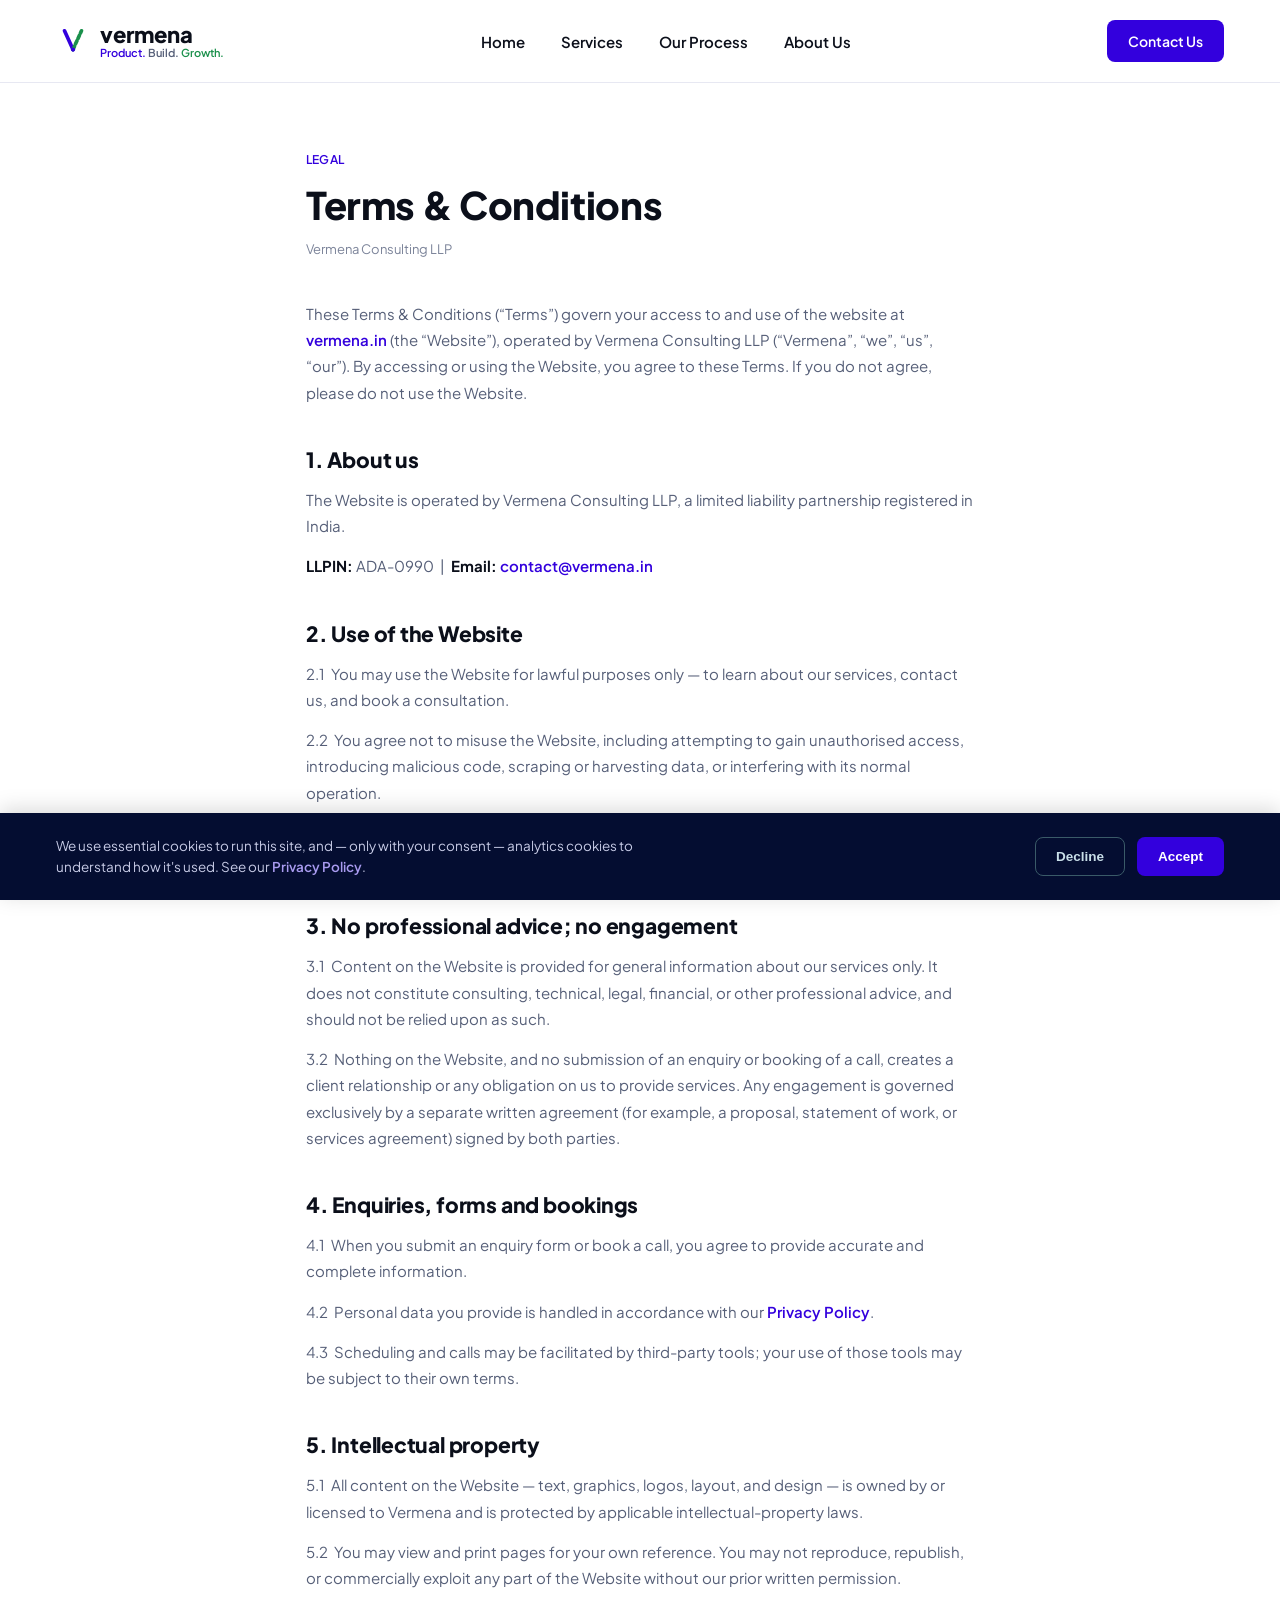
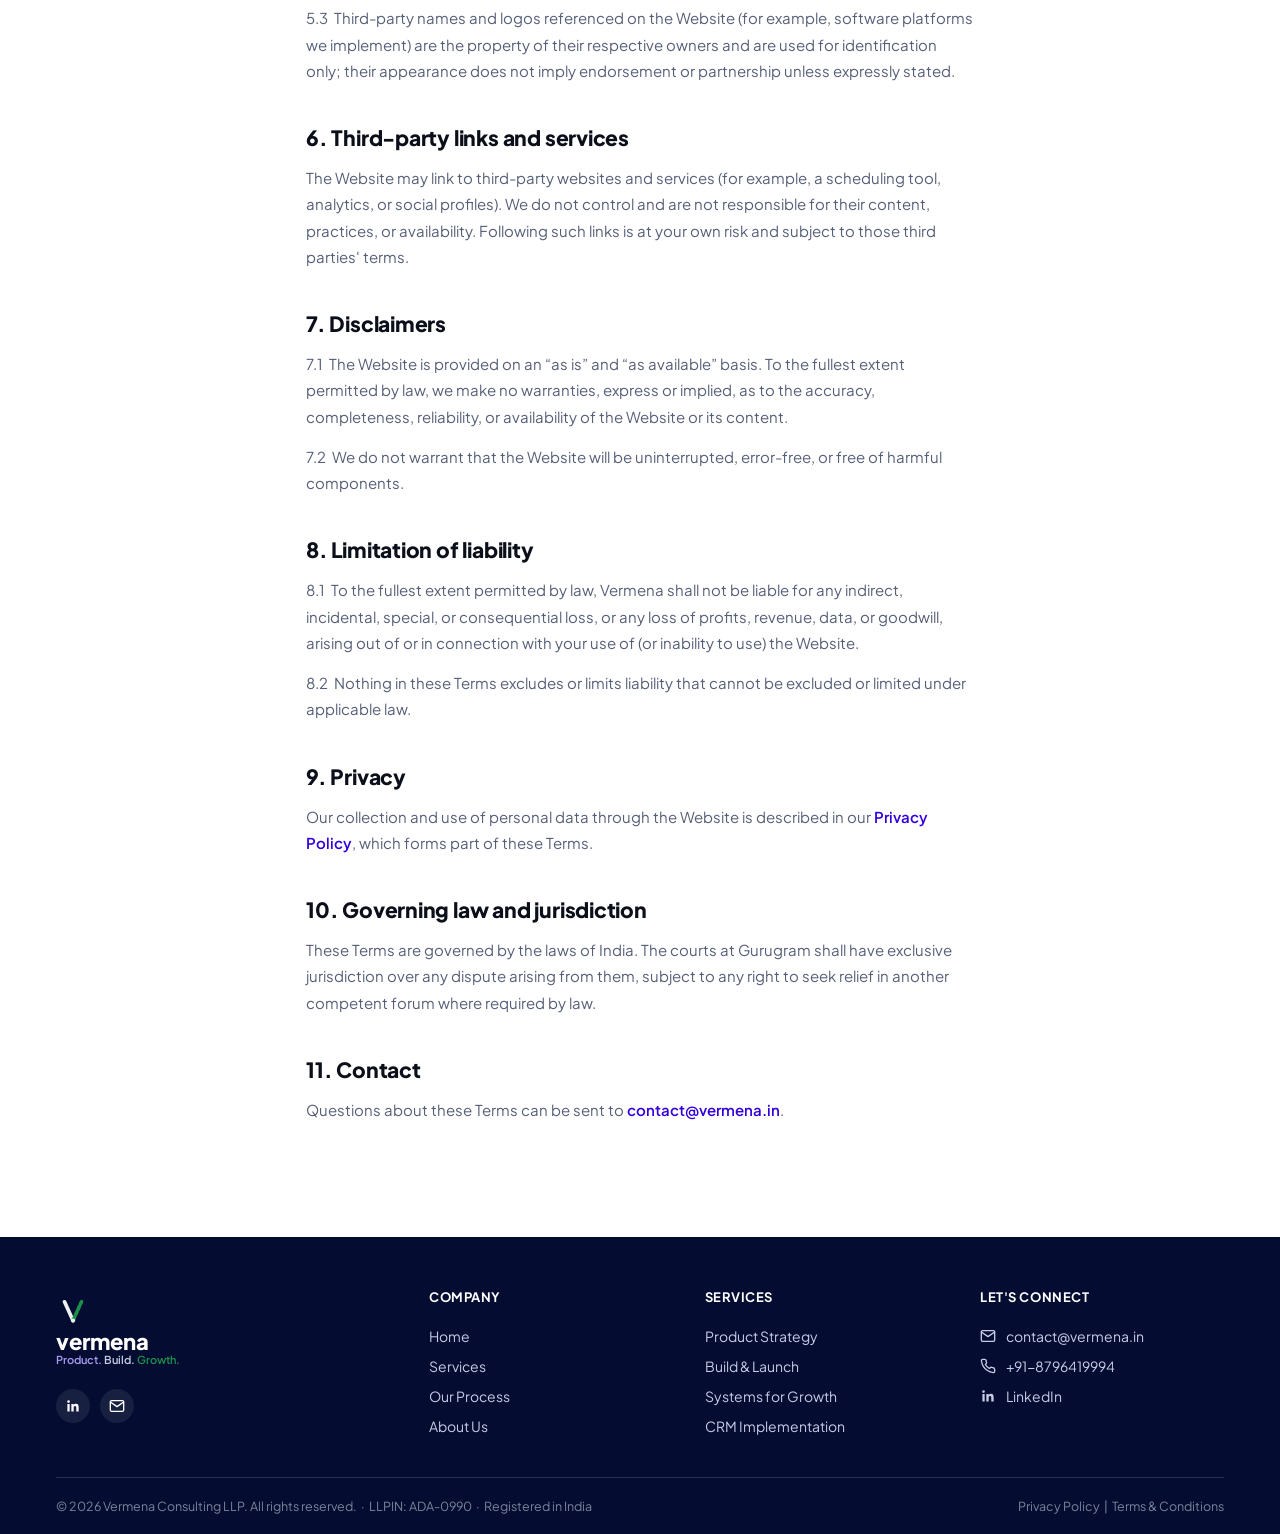
<file: terms.html>
<!DOCTYPE html>
<html lang="en">
<head>
<meta charset="utf-8">
<meta name="viewport" content="width=device-width, initial-scale=1">

<!-- Google Tag Manager — loads only if the visitor already accepted cookies (see js/cookie-consent.js); this is not GTM's default unconditional snippet, it's consent-gated on purpose -->
<script>
(function(){try{
var p=new URLSearchParams(location.search);
if(p.get('internal')==='1'){localStorage.setItem('vermena_internal_traffic','true');}
var isInternal=localStorage.getItem('vermena_internal_traffic')==='true';
if(!isInternal&&localStorage.getItem('vermena_cookie_consent')==='accepted'){
window.dataLayer=window.dataLayer||[];
window.dataLayer.push({'gtm.start':new Date().getTime(),event:'gtm.js'});
var j=document.createElement('script');j.async=true;
j.src='https://www.googletagmanager.com/gtm.js?id=GTM-KXFGPZDN';
document.head.appendChild(j);window.__vermenaGtmLoaded=true;
}}catch(e){}})();
</script>
<!-- End Google Tag Manager -->

<title>Terms &amp; Conditions — Vermena</title>
<meta name="description" content="Terms and conditions governing your access to and use of the Vermena website.">
<meta name="robots" content="index, follow">
<link rel="canonical" href="https://vermena.in/terms.html">

<link rel="icon" type="image/svg+xml" href="assets/favicon.svg">
<link rel="icon" type="image/png" sizes="32x32" href="assets/favicon/favicon-32x32.png">
<link rel="icon" type="image/png" sizes="16x16" href="assets/favicon/favicon-16x16.png">
<link rel="shortcut icon" href="favicon.ico">
<link rel="apple-touch-icon" sizes="180x180" href="assets/favicon/apple-touch-icon.png">
<link rel="manifest" href="site.webmanifest">
<meta name="theme-color" content="#3300dd">
<link rel="preconnect" href="https://fonts.googleapis.com">
<link href="https://fonts.googleapis.com/css2?family=Plus+Jakarta+Sans:wght@400;500;600;700;800&display=swap" rel="stylesheet">
<link rel="stylesheet" href="css/site.css">
</head>
<body>

<header class="site-header">
  <a class="logo" href="index.html">
    <img src="assets/v-mark.svg" alt="">
    <span class="logo-text">
      <span class="logo-word">vermena</span>
      <span class="logo-tagline"><span class="t1">Product.</span> <span class="t2">Build.</span> <span class="t3">Growth.</span></span>
    </span>
  </a>
  <nav class="site-nav">
    <a href="index.html">Home</a>
    <a href="services.html">Services</a>
    <a href="our-process.html">Our Process</a>
    <a href="about.html">About Us</a>
  </nav>
  <div class="header-actions">
    <a href="contact.html" class="btn btn-primary btn-small">Contact Us</a>
    <button type="button" class="menu-toggle" id="menu-toggle" aria-label="Menu" aria-expanded="false" aria-controls="mobile-menu">
      <span></span><span></span><span></span>
    </button>
  </div>
</header>

<div class="mobile-menu" id="mobile-menu" hidden>
  <a href="index.html">Home</a>
  <a href="services.html">Services</a>
  <a href="our-process.html">Our Process</a>
  <a href="about.html">About Us</a>
  <a href="contact.html" class="btn btn-primary">Contact Us</a>
</div>

<article class="legal-doc">
  <div class="eyebrow">LEGAL</div>
  <h1>Terms &amp; Conditions</h1>
  <p class="updated">Vermena Consulting LLP</p>

  <p>These Terms &amp; Conditions (&ldquo;Terms&rdquo;) govern your access to and use of the website at <a href="https://vermena.in">vermena.in</a> (the &ldquo;Website&rdquo;), operated by Vermena Consulting LLP (&ldquo;Vermena&rdquo;, &ldquo;we&rdquo;, &ldquo;us&rdquo;, &ldquo;our&rdquo;). By accessing or using the Website, you agree to these Terms. If you do not agree, please do not use the Website.</p>

  <h2>1. About us</h2>
  <p>The Website is operated by Vermena Consulting LLP, a limited liability partnership registered in India.</p>
  <p><strong>LLPIN:</strong> ADA-0990 &nbsp;|&nbsp; <strong>Email:</strong> <a href="mailto:contact@vermena.in">contact@vermena.in</a></p>

  <h2>2. Use of the Website</h2>
  <p>2.1&nbsp; You may use the Website for lawful purposes only &mdash; to learn about our services, contact us, and book a consultation.</p>
  <p>2.2&nbsp; You agree not to misuse the Website, including attempting to gain unauthorised access, introducing malicious code, scraping or harvesting data, or interfering with its normal operation.</p>
  <p>2.3&nbsp; We may suspend, withdraw, or restrict all or part of the Website at any time without notice.</p>

  <h2>3. No professional advice; no engagement</h2>
  <p>3.1&nbsp; Content on the Website is provided for general information about our services only. It does not constitute consulting, technical, legal, financial, or other professional advice, and should not be relied upon as such.</p>
  <p>3.2&nbsp; Nothing on the Website, and no submission of an enquiry or booking of a call, creates a client relationship or any obligation on us to provide services. Any engagement is governed exclusively by a separate written agreement (for example, a proposal, statement of work, or services agreement) signed by both parties.</p>

  <h2>4. Enquiries, forms and bookings</h2>
  <p>4.1&nbsp; When you submit an enquiry form or book a call, you agree to provide accurate and complete information.</p>
  <p>4.2&nbsp; Personal data you provide is handled in accordance with our <a href="privacy.html">Privacy Policy</a>.</p>
  <p>4.3&nbsp; Scheduling and calls may be facilitated by third-party tools; your use of those tools may be subject to their own terms.</p>

  <h2>5. Intellectual property</h2>
  <p>5.1&nbsp; All content on the Website &mdash; text, graphics, logos, layout, and design &mdash; is owned by or licensed to Vermena and is protected by applicable intellectual-property laws.</p>
  <p>5.2&nbsp; You may view and print pages for your own reference. You may not reproduce, republish, or commercially exploit any part of the Website without our prior written permission.</p>
  <p>5.3&nbsp; Third-party names and logos referenced on the Website (for example, software platforms we implement) are the property of their respective owners and are used for identification only; their appearance does not imply endorsement or partnership unless expressly stated.</p>

  <h2>6. Third-party links and services</h2>
  <p>The Website may link to third-party websites and services (for example, a scheduling tool, analytics, or social profiles). We do not control and are not responsible for their content, practices, or availability. Following such links is at your own risk and subject to those third parties' terms.</p>

  <h2>7. Disclaimers</h2>
  <p>7.1&nbsp; The Website is provided on an &ldquo;as is&rdquo; and &ldquo;as available&rdquo; basis. To the fullest extent permitted by law, we make no warranties, express or implied, as to the accuracy, completeness, reliability, or availability of the Website or its content.</p>
  <p>7.2&nbsp; We do not warrant that the Website will be uninterrupted, error-free, or free of harmful components.</p>

  <h2>8. Limitation of liability</h2>
  <p>8.1&nbsp; To the fullest extent permitted by law, Vermena shall not be liable for any indirect, incidental, special, or consequential loss, or any loss of profits, revenue, data, or goodwill, arising out of or in connection with your use of (or inability to use) the Website.</p>
  <p>8.2&nbsp; Nothing in these Terms excludes or limits liability that cannot be excluded or limited under applicable law.</p>

  <h2>9. Privacy</h2>
  <p>Our collection and use of personal data through the Website is described in our <a href="privacy.html">Privacy Policy</a>, which forms part of these Terms.</p>

  <h2>10. Governing law and jurisdiction</h2>
  <p>These Terms are governed by the laws of India. The courts at Gurugram shall have exclusive jurisdiction over any dispute arising from them, subject to any right to seek relief in another competent forum where required by law.</p>

  <h2>11. Contact</h2>
  <p>Questions about these Terms can be sent to <a href="mailto:contact@vermena.in">contact@vermena.in</a>.</p>
</article>

<footer class="site-footer">
  <div class="footer-grid">
    <div class="footer-col">
      <a class="logo" href="index.html">
        <img src="assets/v-mark-light.svg" alt="">
        <span class="logo-text">
          <span class="logo-word">vermena</span>
          <span class="logo-tagline"><span class="t1">Product.</span> <span class="t2">Build.</span> <span class="t3">Growth.</span></span>
        </span>
      </a>
      <div class="footer-social">
        <a href="https://www.linkedin.com/company/vermena-consulting" target="_blank" rel="noopener" aria-label="LinkedIn"><svg viewBox="0 0 24 24" fill="currentColor" style="color:#fff"><path d="M20.4 20.4h-3.5v-5.5c0-1.3 0-3-1.8-3s-2.1 1.4-2.1 2.9v5.6H9.5V9h3.4v1.6h.1c.5-.9 1.6-1.8 3.3-1.8 3.6 0 4.2 2.4 4.2 5.4v6.2ZM5.3 7.4a2 2 0 1 1 0-4 2 2 0 0 1 0 4ZM7 20.4H3.6V9H7v11.4Z"/></svg></a>
        <a href="mailto:contact@vermena.in" aria-label="Email"><svg viewBox="0 0 24 24" fill="none" stroke="#fff" stroke-width="2" stroke-linecap="round" stroke-linejoin="round"><rect x="2" y="4" width="20" height="16" rx="2"/><path d="m2 6 10 7 10-7"/></svg></a>
      </div>
    </div>
    <div class="footer-col">
      <h4>Company</h4>
      <a href="index.html">Home</a>
      <a href="services.html">Services</a>
      <a href="our-process.html">Our Process</a>
      <a href="about.html">About Us</a>
    </div>
    <div class="footer-col">
      <h4>Services</h4>
      <a href="services.html">Product Strategy</a>
      <a href="services.html">Build &amp; Launch</a>
      <a href="services.html">Systems for Growth</a>
      <a href="services.html">CRM Implementation</a>
    </div>
    <div class="footer-col">
      <h4>Let's connect</h4>
      <div class="contact-line"><svg viewBox="0 0 24 24" fill="none" stroke="currentColor" stroke-width="2" stroke-linecap="round" stroke-linejoin="round"><rect x="2" y="4" width="20" height="16" rx="2"/><path d="m2 6 10 7 10-7"/></svg><a href="mailto:contact@vermena.in" style="padding:0">contact@vermena.in</a></div>
      <div class="contact-line"><svg viewBox="0 0 24 24" fill="none" stroke="currentColor" stroke-width="2" stroke-linecap="round" stroke-linejoin="round"><path d="M22 16.9v3a2 2 0 0 1-2.2 2 19.8 19.8 0 0 1-8.6-3.1 19.5 19.5 0 0 1-6-6 19.8 19.8 0 0 1-3.1-8.7A2 2 0 0 1 4.1 2h3a2 2 0 0 1 2 1.7c.1.9.3 1.8.6 2.7a2 2 0 0 1-.5 2.1L8 9.7a16 16 0 0 0 6 6l1.2-1.2a2 2 0 0 1 2.1-.5c.9.3 1.8.5 2.7.6a2 2 0 0 1 1.7 2Z"/></svg><a href="tel:+918796419994" style="padding:0">+91-8796419994</a></div>
      <div class="contact-line"><svg viewBox="0 0 24 24" fill="currentColor"><path d="M20.4 20.4h-3.5v-5.5c0-1.3 0-3-1.8-3s-2.1 1.4-2.1 2.9v5.6H9.5V9h3.4v1.6h.1c.5-.9 1.6-1.8 3.3-1.8 3.6 0 4.2 2.4 4.2 5.4v6.2ZM5.3 7.4a2 2 0 1 1 0-4 2 2 0 0 1 0 4ZM7 20.4H3.6V9H7v11.4Z"/></svg><a href="https://www.linkedin.com/company/vermena-consulting" target="_blank" rel="noopener" style="padding:0">LinkedIn</a></div>
    </div>
  </div>
  <div class="footer-bottom">
    <span>© 2026 Vermena Consulting LLP. All rights reserved. &nbsp;&middot;&nbsp; LLPIN: ADA-0990 &nbsp;&middot;&nbsp; Registered in India</span>
    <span><a href="privacy.html">Privacy Policy</a> &nbsp;|&nbsp; <a href="terms.html">Terms &amp; Conditions</a></span>
  </div>
</footer>

<div id="cookie-banner" class="cookie-banner" hidden role="dialog" aria-label="Cookie consent">
  <p>We use essential cookies to run this site, and — only with your consent — analytics cookies to understand how it's used. See our <a href="privacy.html">Privacy Policy</a>.</p>
  <div class="cookie-banner-actions">
    <button type="button" id="cookie-decline" class="btn btn-outline" style="border-color:#3a5a68;color:#c8dee8">Decline</button>
    <button type="button" id="cookie-accept" class="btn btn-primary">Accept</button>
  </div>
</div>
<script src="js/cookie-consent.js"></script>
<script src="js/mobile-nav.js"></script>

</body>
</html>
</file>
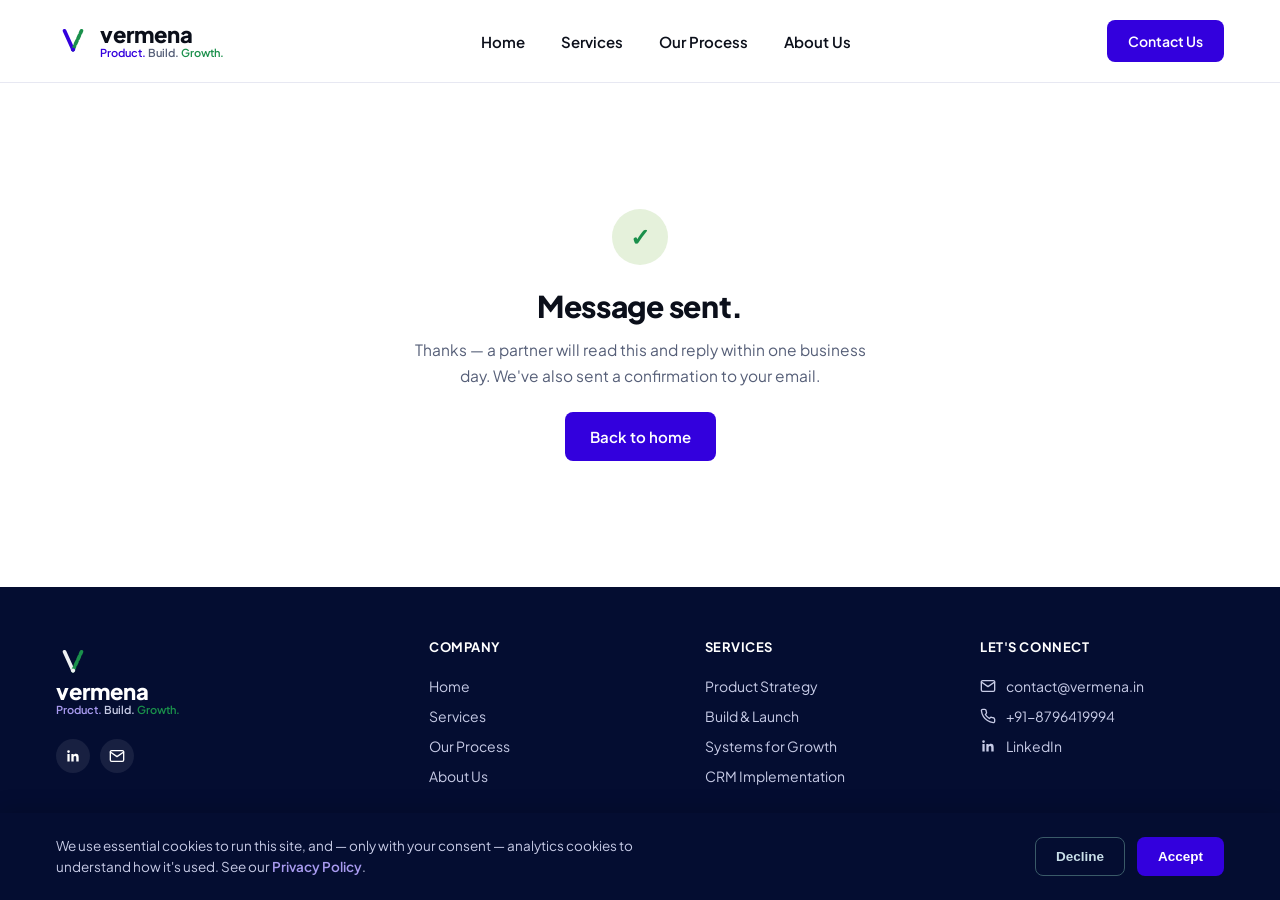
<file: thank-you.html>
<!DOCTYPE html>
<html lang="en">
<head>
<meta charset="utf-8">
<meta name="viewport" content="width=device-width, initial-scale=1">

<!-- Google Tag Manager — loads only if the visitor already accepted cookies (see js/cookie-consent.js); this is not GTM's default unconditional snippet, it's consent-gated on purpose -->
<script>
(function(){try{
var p=new URLSearchParams(location.search);
if(p.get('internal')==='1'){localStorage.setItem('vermena_internal_traffic','true');}
var isInternal=localStorage.getItem('vermena_internal_traffic')==='true';
if(!isInternal&&localStorage.getItem('vermena_cookie_consent')==='accepted'){
window.dataLayer=window.dataLayer||[];
window.dataLayer.push({'gtm.start':new Date().getTime(),event:'gtm.js'});
var j=document.createElement('script');j.async=true;
j.src='https://www.googletagmanager.com/gtm.js?id=GTM-KXFGPZDN';
document.head.appendChild(j);window.__vermenaGtmLoaded=true;
}}catch(e){}})();
</script>
<!-- End Google Tag Manager -->

<title>Message sent — Vermena</title>
<meta name="description" content="Thanks — a partner will read this and reply within one business day.">
<meta name="robots" content="noindex, follow">
<link rel="canonical" href="https://vermena.in/thank-you.html">

<link rel="icon" type="image/svg+xml" href="assets/favicon.svg">
<link rel="icon" type="image/png" sizes="32x32" href="assets/favicon/favicon-32x32.png">
<link rel="icon" type="image/png" sizes="16x16" href="assets/favicon/favicon-16x16.png">
<link rel="shortcut icon" href="favicon.ico">
<link rel="apple-touch-icon" sizes="180x180" href="assets/favicon/apple-touch-icon.png">
<link rel="manifest" href="site.webmanifest">
<meta name="theme-color" content="#3300dd">
<link rel="preconnect" href="https://fonts.googleapis.com">
<link href="https://fonts.googleapis.com/css2?family=Plus+Jakarta+Sans:wght@400;500;600;700;800&display=swap" rel="stylesheet">
<link rel="stylesheet" href="css/site.css">
</head>
<body>

<header class="site-header">
  <a class="logo" href="index.html">
    <img src="assets/v-mark.svg" alt="">
    <span class="logo-text">
      <span class="logo-word">vermena</span>
      <span class="logo-tagline"><span class="t1">Product.</span> <span class="t2">Build.</span> <span class="t3">Growth.</span></span>
    </span>
  </a>
  <nav class="site-nav">
    <a href="index.html">Home</a>
    <a href="services.html">Services</a>
    <a href="our-process.html">Our Process</a>
    <a href="about.html">About Us</a>
  </nav>
  <div class="header-actions">
    <a href="contact.html" class="btn btn-primary btn-small">Contact Us</a>
    <button type="button" class="menu-toggle" id="menu-toggle" aria-label="Menu" aria-expanded="false" aria-controls="mobile-menu">
      <span></span><span></span><span></span>
    </button>
  </div>
</header>

<div class="mobile-menu" id="mobile-menu" hidden>
  <a href="index.html">Home</a>
  <a href="services.html">Services</a>
  <a href="our-process.html">Our Process</a>
  <a href="about.html">About Us</a>
  <a href="contact.html" class="btn btn-primary">Contact Us</a>
</div>

<section class="error-page">
  <div class="form-success">
    <div class="check-circle">✓</div>
    <h2>Message sent.</h2>
    <p>Thanks — a partner will read this and reply within one business day. We've also sent a confirmation to your email.</p>
    <a href="index.html" class="btn btn-primary">Back to home</a>
  </div>
</section>

<footer class="site-footer">
  <div class="footer-grid">
    <div class="footer-col">
      <a class="logo" href="index.html">
        <img src="assets/v-mark-light.svg" alt="">
        <span class="logo-text">
          <span class="logo-word">vermena</span>
          <span class="logo-tagline"><span class="t1">Product.</span> <span class="t2">Build.</span> <span class="t3">Growth.</span></span>
        </span>
      </a>
      <div class="footer-social">
        <a href="https://www.linkedin.com/company/vermena-consulting" target="_blank" rel="noopener" aria-label="LinkedIn"><svg viewBox="0 0 24 24" fill="currentColor" style="color:#fff"><path d="M20.4 20.4h-3.5v-5.5c0-1.3 0-3-1.8-3s-2.1 1.4-2.1 2.9v5.6H9.5V9h3.4v1.6h.1c.5-.9 1.6-1.8 3.3-1.8 3.6 0 4.2 2.4 4.2 5.4v6.2ZM5.3 7.4a2 2 0 1 1 0-4 2 2 0 0 1 0 4ZM7 20.4H3.6V9H7v11.4Z"/></svg></a>
        <a href="mailto:contact@vermena.in" aria-label="Email"><svg viewBox="0 0 24 24" fill="none" stroke="#fff" stroke-width="2" stroke-linecap="round" stroke-linejoin="round"><rect x="2" y="4" width="20" height="16" rx="2"/><path d="m2 6 10 7 10-7"/></svg></a>
      </div>
    </div>
    <div class="footer-col">
      <h4>Company</h4>
      <a href="index.html">Home</a>
      <a href="services.html">Services</a>
      <a href="our-process.html">Our Process</a>
      <a href="about.html">About Us</a>
    </div>
    <div class="footer-col">
      <h4>Services</h4>
      <a href="services.html">Product Strategy</a>
      <a href="services.html">Build &amp; Launch</a>
      <a href="services.html">Systems for Growth</a>
      <a href="services.html">CRM Implementation</a>
    </div>
    <div class="footer-col">
      <h4>Let's connect</h4>
      <div class="contact-line"><svg viewBox="0 0 24 24" fill="none" stroke="currentColor" stroke-width="2" stroke-linecap="round" stroke-linejoin="round"><rect x="2" y="4" width="20" height="16" rx="2"/><path d="m2 6 10 7 10-7"/></svg><a href="mailto:contact@vermena.in" style="padding:0">contact@vermena.in</a></div>
      <div class="contact-line"><svg viewBox="0 0 24 24" fill="none" stroke="currentColor" stroke-width="2" stroke-linecap="round" stroke-linejoin="round"><path d="M22 16.9v3a2 2 0 0 1-2.2 2 19.8 19.8 0 0 1-8.6-3.1 19.5 19.5 0 0 1-6-6 19.8 19.8 0 0 1-3.1-8.7A2 2 0 0 1 4.1 2h3a2 2 0 0 1 2 1.7c.1.9.3 1.8.6 2.7a2 2 0 0 1-.5 2.1L8 9.7a16 16 0 0 0 6 6l1.2-1.2a2 2 0 0 1 2.1-.5c.9.3 1.8.5 2.7.6a2 2 0 0 1 1.7 2Z"/></svg><a href="tel:+918796419994" style="padding:0">+91-8796419994</a></div>
      <div class="contact-line"><svg viewBox="0 0 24 24" fill="currentColor"><path d="M20.4 20.4h-3.5v-5.5c0-1.3 0-3-1.8-3s-2.1 1.4-2.1 2.9v5.6H9.5V9h3.4v1.6h.1c.5-.9 1.6-1.8 3.3-1.8 3.6 0 4.2 2.4 4.2 5.4v6.2ZM5.3 7.4a2 2 0 1 1 0-4 2 2 0 0 1 0 4ZM7 20.4H3.6V9H7v11.4Z"/></svg><a href="https://www.linkedin.com/company/vermena-consulting" target="_blank" rel="noopener" style="padding:0">LinkedIn</a></div>
    </div>
  </div>
  <div class="footer-bottom">
    <span>© 2026 Vermena Consulting LLP. All rights reserved. &nbsp;&middot;&nbsp; LLPIN: ADA-0990 &nbsp;&middot;&nbsp; Registered in India</span>
    <span><a href="privacy.html">Privacy Policy</a> &nbsp;|&nbsp; <a href="terms.html">Terms &amp; Conditions</a></span>
  </div>
</footer>

<div id="cookie-banner" class="cookie-banner" hidden role="dialog" aria-label="Cookie consent">
  <p>We use essential cookies to run this site, and — only with your consent — analytics cookies to understand how it's used. See our <a href="privacy.html">Privacy Policy</a>.</p>
  <div class="cookie-banner-actions">
    <button type="button" id="cookie-decline" class="btn btn-outline" style="border-color:#3a5a68;color:#c8dee8">Decline</button>
    <button type="button" id="cookie-accept" class="btn btn-primary">Accept</button>
  </div>
</div>
<script src="js/cookie-consent.js"></script>
<script src="js/mobile-nav.js"></script>

</body>
</html>
</file>
<file: css/site.css>
/* ===== Vermena — New design system (v2) ===== */

:root{
  --bg:#ffffff;
  --bg-soft:#f7f7fc;
  --text:#0b0f1a;
  --muted:#565f78;
  --muted-2:#7b8399;
  --border:#e7e8f2;

  --purple:#3300dd;
  --purple-dark:#1c0c71;
  --purple-soft:#ece7fd;
  --green:#1a904b;
  --green-soft:#e5f1db;
  --blue-soft:#dbeafe;
  --peach-soft:#feefd8;

  --navy:#040d31;
  --navy-text:#c7cbe6;
  --navy-border:rgba(199,203,230,.18);

  --white:#ffffff;
}

*{box-sizing:border-box}
html{scroll-behavior:smooth}
body{
  margin:0;
  background:var(--bg);
  color:var(--text);
  font-family:'Plus Jakarta Sans',-apple-system,'Segoe UI',sans-serif;
}
a{color:inherit}
img{max-width:100%}
::selection{background:var(--purple-soft)}

h1,h2,h3{font-family:'Plus Jakarta Sans',sans-serif;margin:0;letter-spacing:-.01em}

.accent-purple{color:var(--purple)}
.accent-green{color:var(--green)}

.eyebrow{
  display:inline-flex;
  align-items:center;
  gap:8px;
  font-size:12px;
  font-weight:600;
  letter-spacing:.02em;
  color:var(--purple);
  margin-bottom:16px;
  text-transform:uppercase;
}
.eyebrow--pill{
  background:var(--purple-soft);
  border-radius:999px;
  padding:8px 16px;
  text-transform:none;
  font-size:13px;
}

.btn{
  display:inline-flex;
  align-items:center;
  gap:8px;
  text-decoration:none;
  font-size:15px;
  font-weight:600;
  padding:14px 24px;
  border-radius:8px;
  border:1.5px solid transparent;
  cursor:pointer;
  white-space:nowrap;
}
.btn-primary{background:var(--purple);color:var(--white)}
.btn-primary:hover{opacity:.92}
.btn-outline{color:var(--purple);border-color:var(--purple);background:transparent}
.btn-outline:hover{background:var(--purple-soft)}
.btn-white{background:var(--white);color:var(--purple)}
.btn-white:hover{opacity:.92}
.btn-small{font-size:14px;padding:11px 20px}

/* Header */
.site-header{
  position:sticky;
  top:0;
  z-index:50;
  display:flex;
  align-items:center;
  justify-content:space-between;
  padding:20px 56px;
  background:var(--bg);
  border-bottom:1px solid var(--border);
  flex-wrap:wrap;
  gap:16px;
}
.logo{display:flex;align-items:center;gap:10px;text-decoration:none}
.logo img{height:34px;display:block}
.logo-text{display:flex;flex-direction:column;line-height:1.15}
.logo-word{font-size:22px;font-weight:800;color:var(--text)}
.logo-tagline{font-size:11px;font-weight:600}
.logo-tagline .t1{color:var(--purple)}
.logo-tagline .t2{color:var(--muted)}
.logo-tagline .t3{color:var(--green)}
.site-footer .logo-word{color:var(--white)}
.site-footer .logo-tagline .t1{color:#a99bf0}
.site-footer .logo-tagline .t2{color:var(--navy-text)}

.site-nav{display:flex;align-items:center;gap:36px;font-size:15px;font-weight:600;flex-wrap:wrap}
.site-nav a{text-decoration:none;color:var(--text)}
.site-nav a.active{color:var(--purple)}

.header-actions{display:flex;align-items:center;gap:12px}
.menu-toggle{
  display:none;
  flex-direction:column;
  justify-content:center;
  gap:5px;
  background:none;
  border:none;
  padding:12px 8px;
  cursor:pointer;
}
.menu-toggle span{width:22px;height:2px;background:var(--text);display:block}

.mobile-menu{display:none}
.mobile-menu:not([hidden]){
  display:grid;
  position:sticky;
  top:73px;
  z-index:49;
  background:var(--white);
  border-bottom:1px solid var(--border);
  padding:8px 0;
}
.mobile-menu a{text-decoration:none;color:var(--text);font-size:16px;font-weight:600;padding:15px 24px}
.mobile-menu a.btn-primary{color:var(--white);margin:8px 24px 14px;text-align:center;display:block}

/* Layout helpers */
.section{padding:76px 56px}
.section--soft{background:var(--bg-soft)}
.section--tight{padding:56px 56px}
.section--center{text-align:center}
.section-head{max-width:640px;margin:0 auto 44px}
.section-head.left{margin:0 0 44px}

.grid-2{display:grid;grid-template-columns:1fr 1fr;gap:56px}
.grid-3{display:grid;grid-template-columns:repeat(3,1fr);gap:24px}
.grid-4{display:grid;grid-template-columns:repeat(4,1fr);gap:20px}
.grid-5{display:grid;grid-template-columns:repeat(5,1fr);gap:20px}

.card{background:var(--white);border:1px solid var(--border);border-radius:14px}

/* ---- Decorative hero illustration (Services/other secondary-hero pages) ---- */
.hero-illustration{
  background:var(--bg-soft);
  border-radius:20px;
  padding:32px;
  min-height:280px;
  position:relative;
  display:flex;
  align-items:center;
  justify-content:center;
}
.hero-illustration .panel{
  background:var(--white);
  border-radius:14px;
  box-shadow:0 12px 32px rgba(20,10,80,.08);
  padding:20px;
  width:78%;
}
.hero-illustration .panel + .panel{
  position:absolute;
  bottom:28px;
  right:20px;
  width:56%;
  display:flex;
  align-items:center;
  gap:14px;
}
.hero-illustration .bars{display:flex;align-items:flex-end;gap:6px;height:36px}
.hero-illustration .bars span{width:8px;background:var(--purple);border-radius:2px}
.hero-illustration .checklist{display:grid;gap:8px;flex:1}
.hero-illustration .checklist span{display:flex;align-items:center;gap:8px;font-size:11px;color:var(--muted-2)}
.hero-illustration .checklist i{width:14px;height:14px;border-radius:50%;background:var(--green-soft);color:var(--green);display:flex;align-items:center;justify-content:center;flex:none}
.hero-illustration .donut{
  width:44px;height:44px;border-radius:50%;flex:none;
  background:conic-gradient(var(--green) 0 65%, var(--purple-soft) 65% 100%);
}

/* ---- Industries row ---- */
.industries-row{display:flex;gap:36px;flex-wrap:wrap;justify-content:center}
.industry-item{display:flex;flex-direction:column;align-items:center;gap:10px;width:96px;text-align:center}
.industry-item .icon-tile{margin:0;width:48px;height:48px;background:var(--bg-soft);color:var(--purple)}
.industry-item .icon-tile svg{width:22px;height:22px}
.industry-item span{font-size:13px;font-weight:600;color:var(--muted)}

/* Icon swatches */
.icon-tile{
  width:52px;height:52px;border-radius:14px;
  display:flex;align-items:center;justify-content:center;
  margin-bottom:18px;
}
.icon-tile.purple{background:var(--purple-soft);color:var(--purple)}
.icon-tile.green{background:var(--green-soft);color:var(--green)}
.icon-tile.blue{background:var(--blue-soft);color:#2563eb}
.icon-tile.peach{background:var(--peach-soft);color:#ea7c2b}
.icon-tile svg{width:24px;height:24px}

.icon-tile--sm{width:40px;height:40px;border-radius:10px}
.icon-tile--sm svg{width:20px;height:20px}
.icon-tile--round{border-radius:50%}

/* ---- Hero ---- */
.hero{
  padding:64px 56px 72px;
  display:grid;
  grid-template-columns:1.15fr 1fr;
  gap:56px;
  align-items:start;
}
.hero h1{font-size:48px;line-height:1.12;font-weight:800;margin:0 0 20px}
.hero p.lead{font-size:17px;line-height:1.65;color:var(--muted);margin:0 0 32px;max-width:480px}
.hero-actions{display:flex;gap:14px;flex-wrap:wrap;margin-bottom:32px}
.hero-badges{display:flex;gap:28px;flex-wrap:wrap}
.hero-badge{display:flex;gap:10px;align-items:flex-start;font-size:13px;max-width:170px}
.hero-badge svg{flex:none;width:22px;height:22px;color:var(--purple);margin-top:1px}
.hero-badge .h{font-weight:700;color:var(--text)}
.hero-badge .d{color:var(--muted-2);font-size:12.5px}

.hero-cards{display:grid;grid-template-columns:1fr 1fr;gap:16px}
.hero-cards .card{padding:24px}
.hero-cards h3{font-size:16px;font-weight:700;margin:0 0 6px}
.hero-cards p{font-size:13.5px;line-height:1.5;color:var(--muted);margin:0}

/* ---- Differentiator row (icon + short text, inline) ---- */
.diff-row{display:flex;gap:40px;flex-wrap:wrap;padding:0 56px 56px}
.diff-item{display:flex;gap:12px;align-items:flex-start;max-width:280px}
.diff-item svg{flex:none;width:26px;height:26px;color:var(--purple);margin-top:2px}
.diff-item .h{font-weight:700;font-size:14.5px;margin-bottom:2px}
.diff-item .d{color:var(--muted-2);font-size:13px;line-height:1.5}

/* ---- Service/offer cards ---- */
.offer-card{padding:32px;text-align:left}
.offer-card h3{font-size:19px;font-weight:700;margin:0 0 10px}
.offer-card p{font-size:14.5px;line-height:1.6;color:var(--muted);margin:0 0 18px}
.offer-card .learn-more{font-size:14px;font-weight:700;color:var(--purple);text-decoration:none;display:inline-flex;align-items:center;gap:6px}
.offer-card ul{list-style:none;margin:16px 0 0;padding:0;display:grid;gap:10px}
.offer-card li{display:flex;gap:8px;align-items:flex-start;font-size:13.5px;color:var(--muted)}
.offer-card li svg{flex:none;width:16px;height:16px;color:var(--purple);margin-top:2px}

/* ---- Process (compact row, used on Home/Services) ---- */
.process-row{
  display:grid;
  grid-template-columns:repeat(5,1fr);
  gap:0;
  position:relative;
}
.process-row .step{text-align:center;padding:0 8px}
.step-icon{
  width:56px;height:56px;border-radius:12px;background:var(--white);
  border:1px solid var(--border);
  display:flex;align-items:center;justify-content:center;
  margin:0 auto 14px;position:relative;z-index:2;
  color:var(--purple);
  flex:none;
}
.step-icon svg{width:24px;height:24px;flex:none}
.process-row .step h3{font-size:15.5px;font-weight:700;margin:0 0 6px}
.process-row .step p{font-size:12.5px;color:var(--muted-2);line-height:1.5;margin:0}
.process-track{
  position:relative;
  background:var(--white);
  border:1px solid var(--border);
  border-radius:16px;
  padding:44px 32px 32px;
}
.step-num{
  position:absolute;top:72px;
  transform:translate(-50%,-50%);
  width:22px;height:22px;border-radius:50%;
  background:var(--purple);color:var(--white);
  font-size:11px;font-weight:700;
  display:flex;align-items:center;justify-content:center;
  z-index:2;
}
.process-dots{
  position:absolute;top:72px;left:12%;right:12%;
  border-top:2px dotted var(--purple);
  z-index:1;
}

/* ---- Process (detailed timeline, Our Process page) ---- */
.timeline{position:relative;padding-left:60px}
.timeline::before{
  content:'';position:absolute;left:19px;top:8px;bottom:8px;
  border-left:2px dotted var(--purple);
}
.timeline-item{position:relative;margin-bottom:20px}
.timeline-num{
  position:absolute;left:-60px;top:0;
  width:40px;height:40px;border-radius:50%;
  background:var(--purple);color:var(--white);
  display:flex;align-items:center;justify-content:center;
  font-weight:700;font-size:14px;
}
.timeline-item:last-child .timeline-num{background:var(--green)}
.timeline-card{
  background:var(--white);border:1px solid var(--border);border-radius:12px;
  padding:28px;display:grid;grid-template-columns:56px 1fr 260px;gap:24px;align-items:start;
}
.timeline-card .step-icon{margin:0}
.timeline-card h3{font-size:19px;font-weight:700;margin:0 0 8px}
.timeline-card p{font-size:14.5px;color:var(--muted);line-height:1.6;margin:0}
.timeline-card ul{list-style:none;margin:0;padding:0;display:grid;gap:8px;align-content:start}
.timeline-card li{display:flex;gap:8px;font-size:13.5px;color:var(--muted)}
.timeline-card li svg{flex:none;width:16px;height:16px;color:var(--purple);margin-top:2px}
.timeline-item:last-child .timeline-card li svg{color:var(--green)}
.timeline-item:last-child .step-icon{background:var(--green-soft);color:var(--green)}

/* ---- Engagement models / "ways we can work together" ---- */
.engage-panel{background:var(--bg-soft);border-radius:16px;padding:44px 40px}
.engage-grid{display:grid;grid-template-columns:1.1fr repeat(3,1fr);gap:32px;align-items:start}
.engage-grid h3{font-size:16px;font-weight:700;margin:0 0 6px}
.engage-grid p{font-size:13.5px;color:var(--muted);margin:0}

/* ---- Stat / DNA numbers ---- */
.stat-item{display:flex;gap:16px;align-items:flex-start;padding:20px 0;border-bottom:1px solid var(--border)}
.stat-item:last-child{border-bottom:none}
.stat-item .icon-tile{margin:0;flex:none}
.stat-item .num{font-size:24px;font-weight:800}
.stat-item .label{font-size:13px;color:var(--muted-2);margin-top:2px}

/* ---- "What we believe in" list ---- */
.believe-item{display:flex;gap:16px;align-items:flex-start;padding:16px 0;border-bottom:1px solid var(--border)}
.believe-item:last-child{border-bottom:none}
.believe-item .icon-tile{margin:0;flex:none}
.believe-item .h{font-weight:700;font-size:14.5px;margin-bottom:3px}
.believe-item .d{font-size:13px;color:var(--muted-2);line-height:1.5}

/* ---- About: purpose / believe / DNA three-up ---- */
.about-trio{display:grid;grid-template-columns:1fr 1fr 1fr;gap:24px;align-items:stretch}
.about-trio .card{padding:32px}
.about-trio h3{font-size:21px;font-weight:800;line-height:1.3;margin:14px 0}
.about-trio > .card > p{font-size:14px;line-height:1.65;color:var(--muted)}

/* ---- Founder pair (About page) ---- */
.founder-pair{display:grid;grid-template-columns:1fr 1fr;gap:0}
.founder-pair .founder{padding:0 32px;text-align:center}
.founder-pair .founder:first-child{border-right:1px solid var(--border)}
.founder-pair img{width:88px;height:88px;border-radius:50%;object-fit:cover;margin:0 auto 16px;display:block}
.founder-pair .name{font-size:19px;font-weight:800}
.founder-pair .role{color:var(--green);font-weight:700;font-size:14px;margin:4px 0 10px}
.founder-pair .years{font-weight:700;font-size:14px;margin-bottom:10px}
.founder-pair p.bio{font-size:13.5px;line-height:1.6;color:var(--muted);margin:0;text-align:left}

/* ---- CTA band with icon ---- */
.cta-icon{
  width:48px;height:48px;border-radius:50%;flex:none;
  background:rgba(255,255,255,.15);
  display:flex;align-items:center;justify-content:center;
}
.cta-band-inner{display:flex;align-items:center;gap:18px}

/* ---- CTA band ---- */
.cta-band{
  background:var(--purple-dark);
  color:var(--white);
  padding:36px 56px;
  display:flex;
  align-items:center;
  justify-content:space-between;
  gap:24px;
  flex-wrap:wrap;
}
.cta-band .eyebrow{color:#a99bf0;margin-bottom:8px}
.cta-band h2{font-size:26px;font-weight:800;margin:0}
.cta-band p{font-size:14.5px;color:#c9c0f5;margin:0;max-width:320px}
.cta-band-left{max-width:420px}

/* ---- Footer ---- */
.site-footer{background:var(--navy);color:var(--navy-text);padding:52px 56px 0}
.footer-grid{display:grid;grid-template-columns:1.4fr 1fr 1fr 1fr;gap:32px;padding-bottom:36px}
.footer-col h4{font-size:13px;font-weight:700;color:var(--white);margin:0 0 16px;text-transform:uppercase;letter-spacing:.04em}
.footer-col a{display:block;text-decoration:none;color:var(--navy-text);font-size:14px;padding:6px 0}
.footer-col .contact-line{display:flex;align-items:center;gap:10px;font-size:14px;color:var(--navy-text);padding:6px 0}
.footer-col .contact-line svg{width:16px;height:16px;flex:none}
.footer-social{display:flex;gap:10px;margin-top:16px}
.footer-social a{
  width:34px;height:34px;border-radius:50%;
  background:rgba(255,255,255,.08);
  display:flex;align-items:center;justify-content:center;padding:0;
}
.footer-social svg{width:16px;height:16px}
.footer-bottom{
  border-top:1px solid var(--navy-border);
  padding:20px 0;
  display:flex;justify-content:space-between;flex-wrap:wrap;gap:10px;
  font-size:12.5px;color:var(--muted-2);
}
.footer-bottom a{text-decoration:none;color:var(--muted-2)}

/* ===== Responsive ===== */
@media (max-width:900px){
  .site-header,.section,.hero,.diff-row,.cta-band{padding-left:24px;padding-right:24px}
  .hero{grid-template-columns:1fr;gap:36px}
  .hero h1{font-size:34px}
  .grid-2,.grid-3,.grid-4{grid-template-columns:1fr 1fr;gap:20px}
  .hero-cards{grid-template-columns:1fr 1fr}
  .process-row{grid-template-columns:1fr 1fr}
  .process-dots,.step-num{display:none}
  .engage-grid{grid-template-columns:1fr 1fr}
  .about-trio{grid-template-columns:1fr}
  .founder-pair{grid-template-columns:1fr;gap:32px}
  .founder-pair .founder:first-child{border-right:none;border-bottom:1px solid var(--border);padding-bottom:32px}
  .timeline{padding-left:0}
  .timeline::before{display:none}
  .timeline-num{position:static;margin-bottom:12px}
  .timeline-card{grid-template-columns:1fr;padding:24px}
  .footer-grid{grid-template-columns:1fr 1fr;gap:28px}

  .site-nav{display:none}
  .header-actions .btn{display:none}
  .menu-toggle{display:flex}
}
@media (max-width:600px){
  .grid-2,.grid-3,.grid-4,.hero-cards,.process-row,.engage-grid,.footer-grid{grid-template-columns:1fr}
  .cta-band{flex-direction:column;align-items:flex-start;text-align:left}
}

/* ===== Cookie consent banner ===== */
.cookie-banner{
  position:fixed;
  left:0;right:0;bottom:0;
  z-index:1000;
  background:var(--navy);
  color:var(--navy-text);
  padding:22px 56px;
  display:flex;
  align-items:center;
  justify-content:space-between;
  gap:32px;
  flex-wrap:wrap;
  box-shadow:0 -4px 20px rgba(0,0,0,.15);
}
.cookie-banner[hidden]{display:none}
.cookie-banner p{margin:0;font-size:13.5px;line-height:1.6;max-width:640px;color:var(--navy-text)}
.cookie-banner a{color:#a99bf0;font-weight:600;text-decoration:none}
.cookie-banner-actions{display:flex;gap:12px;flex:none;flex-wrap:wrap}
.cookie-banner .btn{padding:11px 20px;font-size:13.5px}
@media (max-width:700px){
  .cookie-banner{padding:20px 24px;flex-direction:column;align-items:flex-start}
}

/* ===== Contact page ===== */
.contact-method{display:flex;gap:18px;align-items:flex-start;margin-bottom:20px}
.contact-method .icon-tile{margin:0;flex:none}
.contact-method .h{font-weight:700;font-size:15px;margin-bottom:3px}
.contact-method .d{font-size:14px;color:var(--muted)}
.contact-method a.d{color:var(--muted);text-decoration:none}

.contact-form-card{background:var(--white);border:1px solid var(--border);border-radius:16px;padding:36px;position:relative;overflow:hidden}
.contact-form-card h2{font-size:24px;font-weight:800;margin:0 0 8px}
.contact-form-card > p{font-size:14px;color:var(--muted);margin:0 0 24px}

.form-grid{display:grid;gap:18px}
.form-row-2{display:grid;grid-template-columns:1fr 1fr;gap:18px}
.field label{display:block;font-size:13.5px;font-weight:700;margin-bottom:7px}
.field label .req{color:#c0392b}
.field input,.field textarea{
  width:100%;
  border:1px solid var(--input-border,#d8d9e6);
  border-radius:8px;
  padding:13px 15px;
  font-size:14px;
  font-family:inherit;
  color:var(--text);
  background:var(--white);
}
.field input:focus,.field textarea:focus{outline:2px solid var(--purple-soft);border-color:var(--purple)}
.field textarea{resize:vertical;min-height:90px}
.field input::placeholder,.field textarea::placeholder{color:var(--muted-2)}
.field.has-error input,.field.has-error textarea{border-color:#c0392b;background:#fdf6f5}
.field-error{display:none;font-size:12.5px;color:#c0392b;margin-top:6px}
.field.has-error .field-error{display:block}
.form-note{font-size:12.5px;color:var(--muted-2);margin:14px 0 0;text-align:center;display:flex;align-items:center;justify-content:center;gap:6px}
.form-submit-note{font-size:12px;color:var(--muted-2);display:flex;align-items:center;gap:6px;margin-top:12px;justify-content:center}
.honeypot-field{position:absolute;left:-9999px;top:-9999px;height:0;width:0;overflow:hidden}

/* ---- Quick chat panel ---- */
.quick-chat{background:var(--bg-soft);border-radius:20px;padding:44px;display:grid;grid-template-columns:1fr 1fr;gap:32px;align-items:center}
.quick-chat h3{font-size:26px;font-weight:800;margin:0 0 12px}
.quick-chat p{font-size:14.5px;color:var(--muted);margin:0 0 20px}
.quick-chat-art{
  display:flex;align-items:flex-end;justify-content:center;gap:16px;
  height:140px;
}
.quick-chat-art .mug{width:64px;height:56px;background:var(--text);border-radius:0 0 10px 10px;position:relative}
.quick-chat-art .mug::before{content:'';position:absolute;right:-16px;top:10px;width:20px;height:26px;border:6px solid var(--text);border-left:none;border-radius:0 10px 10px 0}
.quick-chat-art .notebook{width:72px;height:16px;background:var(--purple-dark);border-radius:2px}
.quick-chat-art .plant{width:56px;height:70px;position:relative}
.quick-chat-art .plant::before{content:'';position:absolute;bottom:0;left:8px;width:40px;height:30px;background:var(--muted-2);border-radius:4px}
.quick-chat-art .plant::after{content:'🌿';position:absolute;bottom:24px;left:0;font-size:44px;line-height:1}

@media (max-width:900px){
  .grid-5{grid-template-columns:1fr 1fr}
  .quick-chat{grid-template-columns:1fr}
}
@media (max-width:600px){
  .grid-5{grid-template-columns:1fr}
  .form-row-2{grid-template-columns:1fr}
}

/* ===== Legal pages (Terms / Privacy) ===== */
.legal-doc{padding:64px 56px 100px;max-width:780px;margin:0 auto}
.legal-doc .eyebrow{margin-bottom:14px}
.legal-doc h1{font-size:38px;font-weight:800;margin:0 0 10px}
.legal-doc .updated{font-size:13px;color:var(--muted-2);margin:0 0 40px}
.legal-doc h2{font-size:21px;font-weight:800;margin:40px 0 14px}
.legal-doc p{font-size:15px;line-height:1.75;color:var(--muted);margin:0 0 14px}
.legal-doc p strong{color:var(--text)}
.legal-doc a{color:var(--purple);font-weight:600;text-decoration:none}
@media (max-width:700px){
  .legal-doc{padding:48px 24px 72px}
  .legal-doc h1{font-size:30px}
}

/* ===== 404 / utility pages ===== */
.error-page{
  min-height:56vh;
  display:flex;
  flex-direction:column;
  align-items:center;
  justify-content:center;
  text-align:center;
  padding:100px 24px;
}
.error-page .error-code{
  font-size:15px;
  font-weight:800;
  letter-spacing:.08em;
  color:var(--purple);
  margin-bottom:20px;
  font-family:ui-monospace,Consolas,monospace;
}
.error-page h1{font-size:36px;font-weight:800;margin:0 0 14px;max-width:520px}
.error-page p{font-size:16px;line-height:1.6;color:var(--muted);margin:0 0 30px;max-width:460px}

.form-success{text-align:center;padding:0}
.form-success .check-circle{
  width:56px;height:56px;border-radius:50%;
  background:var(--green-soft);color:var(--green);
  display:flex;align-items:center;justify-content:center;
  font-size:24px;font-weight:700;margin:0 auto 22px;
}
.form-success h2{font-size:30px;font-weight:800;margin:0 0 12px}
.form-success p{font-size:15.5px;line-height:1.65;color:var(--muted);margin:0 0 24px}
</file>
<file: css/home.css>
/* Homepage presentation only. Shared behavior, assets and other pages are unchanged. */
.home-page{--home-width:1200px;--home-gutter:5%;color:#080b26}
.home-page .site-header{position:sticky;max-width:1280px;margin:auto;padding:24px 3.5%;border:0;flex-wrap:nowrap;gap:32px}
.home-page .site-header .logo{gap:10px;flex:none}
.home-page .site-header .logo img{width:54px;height:54px}
.home-page .site-header .logo-word{font-size:36px;letter-spacing:-1.5px}
.home-page .site-header .logo-tagline{font-size:13px;margin-top:5px}
.home-page .site-nav{margin-left:auto;gap:40px;font-size:14px}
.home-page .site-nav a{position:relative;padding:16px 0;white-space:nowrap}
.home-page .site-nav a.active::after{content:"";position:absolute;bottom:0;left:-8px;right:-8px;height:2px;background:var(--purple)}
.home-page .btn{font-size:13px;font-weight:700;padding:15px 24px;border-radius:5px;gap:18px;justify-content:center;min-height:48px}
.home-page .btn-outline{border-color:#8464ff}
.home-page .hero{position:relative;max-width:1280px;margin:auto;padding:64px var(--home-gutter) 28px;grid-template-columns:1.23fr 1fr;gap:5%;align-items:stretch}
.home-page .hero::before{content:"";position:absolute;right:0;top:14px;width:25%;height:200px;background-image:radial-gradient(#ab90ff .8px,transparent .8px);background-size:16px 16px;pointer-events:none;z-index:-1}
.home-page .eyebrow{font-size:11px;letter-spacing:0;color:var(--purple);font-weight:700;margin-bottom:8px}
.home-page .eyebrow--pill{font-size:12px;padding:7px 10px;margin-bottom:32px;gap:8px;white-space:nowrap}
.home-page .hero h1{font-size:clamp(36px,4.15vw,53px);line-height:1.28;letter-spacing:-2.3px;font-weight:700;margin:0 0 18px}
.home-page .hero p.lead{font-size:16px;line-height:1.95;max-width:490px;color:#171d40;margin-bottom:32px}
.home-page .hero-actions{gap:24px;margin-bottom:56px}
.home-page .hero-badges{display:grid;grid-template-columns:repeat(3,minmax(0,1fr));gap:18px}
.home-page .hero-badge{gap:12px;max-width:none;min-width:0}
.home-page .hero-badge svg{width:28px;height:28px}
.home-page .hero-badge .h{font-size:10px;line-height:1.5;margin:3px 0 8px}
.home-page .hero-badge .d{font-size:10px;line-height:1.9;color:#171d40}
.home-page .hero-cards{gap:16px;position:relative}
.home-page .card{border:1px solid #f0eff4;box-shadow:0 1px 7px #17103306;border-radius:12px;background:#fff}
.home-page .hero-cards .card{padding:24px 18px;min-height:245px}
.home-page .hero-cards .icon-tile{width:68px;height:68px;margin-bottom:20px;border-radius:16px}
.home-page .hero-cards .icon-tile svg{width:42px;height:42px;stroke-width:1.6}
.home-page .hero-cards h3{font-size:14px;line-height:1.5;margin-bottom:10px;letter-spacing:-.3px}
.home-page .hero-cards p{font-size:13px;line-height:1.85;max-width:170px;color:#171d40}
.home-page .section-head{max-width:none;margin:0 auto 12px;text-align:center}
.home-page .section-head h2{font-size:21px;line-height:1.4;font-weight:700;letter-spacing:-.5px;margin:0 0 4px}
.home-page .section-head p{font-size:13px;color:#171d40;margin:0;line-height:1.7}
.home-page .home-offers{padding:20px 7.5% 24px;background:#faf9fd}
.home-page .home-offers>.grid-3{max-width:1100px;margin:auto;gap:14px}
.home-page .offer-card{display:grid;grid-template-columns:56px minmax(0,1fr);grid-template-rows:48px 1fr auto;column-gap:16px;row-gap:16px;padding:20px 18px 24px;text-align:left;min-height:212px}
.home-page .offer-card .icon-tile{grid-column:1;grid-row:1 / 4;width:56px;height:56px;background:#f3eeff;color:var(--purple);margin:0}
.home-page .offer-card .icon-tile svg{width:30px;height:30px;stroke-width:1.7}
.home-page .offer-card h3{grid-column:2;font-size:14px;line-height:1.65;margin:6px 0 0;letter-spacing:-.3px;align-self:center}
.home-page .offer-card p{grid-column:2;font-size:10px;line-height:2.1;color:#171d40;margin:0}
.home-page .offer-card .learn-more{grid-column:2;font-size:11px;gap:12px;align-self:end}
.home-page .home-process{max-width:1230px;width:95.6%;margin:0 auto;padding:0 3% 20px;background:#faf9fd;border-radius:12px}
.home-page .home-process .section-head{margin-bottom:10px}
.home-page .process-track{padding:0;border:0;background:transparent}
.home-page .process-row{gap:24px}
.home-page .step-icon{width:54px;height:54px;border-color:#f0eff4;border-radius:11px;margin-bottom:16px;box-shadow:0 2px 8px #17103304}
.home-page .step-icon svg{width:32px;height:32px;stroke-width:1.7}
.home-page .process-row .step{padding:0 8px}
.home-page .process-row .step h3{font-size:12px;margin-bottom:8px}
.home-page .process-row .step p{font-size:9px;line-height:1.8;color:#171d40;max-width:150px;margin:auto}
.home-page .process-dots{top:27px;left:10%;right:10%;border-width:2px}
.home-page .step-num{top:27px;width:19px;height:19px;font-size:9px;border:3px solid #faf9fd;box-sizing:content-box}
.home-page .home-reasons{max-width:1280px;margin:auto;padding:16px var(--home-gutter) 16px;background:#fff}
.home-page .home-reasons .section-head{margin-bottom:16px}
.home-page .home-reasons .section-head h2{font-size:19px}
.home-page .home-reasons .grid-3{grid-template-columns:repeat(6,minmax(0,1fr));gap:0}
.home-page .diff-item{display:block;position:relative;max-width:none;padding:0 24px}
.home-page .diff-item:first-child{padding-left:0}
.home-page .diff-item:last-child{padding-right:0}
.home-page .diff-item+.diff-item::before{content:"";position:absolute;left:0;top:16px;bottom:8px;width:1px;background:#dddfe8}
.home-page .diff-item svg{width:30px;height:30px;margin-bottom:10px;stroke-width:1.7}
.home-page .diff-item .h{font-size:10px;line-height:1.5;margin-bottom:6px;letter-spacing:-.2px}
.home-page .diff-item .d{font-size:9px;line-height:1.8;color:#171d40}
.home-page .cta-band{position:relative;isolation:isolate;overflow:hidden;padding:14px max(5%,calc((100% - 850px)/2));display:grid;grid-template-columns:1.2fr 1.3fr auto;gap:40px;background:linear-gradient(100deg,#25107f,#100447)}
.home-page .cta-band::before{content:"";position:absolute;z-index:-1;left:-115px;top:-40px;width:250px;height:250px;border-radius:50%;background:repeating-radial-gradient(circle,transparent 0 16px,#ffffff20 17px 18px)}
.home-page .cta-band::after{content:"";position:absolute;z-index:-1;right:0;top:0;width:180px;height:100%;background:radial-gradient(#8050d9 1px,transparent 1px) 0 0/12px 12px;opacity:.6}
.home-page .cta-band .eyebrow{font-size:10px;color:#fff;margin-bottom:5px}
.home-page .cta-band h2{font-size:23px;font-weight:600;line-height:1.4;letter-spacing:-.3px}
.home-page .cta-band p{font-size:12px;line-height:1.9;color:#fff}
.home-page .cta-band .btn{font-size:12px;background:#fff;color:var(--purple);padding:12px 22px;min-height:46px}
.home-page .site-footer{padding:14px var(--home-gutter) 0;background:#040d31}
.home-page .footer-grid{max-width:1150px;margin:auto;grid-template-columns:1.2fr .9fr 1.15fr 1.55fr;gap:40px;padding-bottom:12px}
.home-page .site-footer .logo{gap:7px;display:inline-flex}
.home-page .site-footer .logo img{width:32px;height:32px}
.home-page .site-footer .logo-word{font-size:25px;letter-spacing:-.6px}
.home-page .site-footer .logo-tagline{font-size:8px;margin-top:2px}
.home-page .footer-col h4{font-size:11px;text-transform:none;letter-spacing:0;margin:0 0 5px}
.home-page .footer-col a{font-size:10px;padding:1px 0;line-height:1.4;color:#e1e4f2}
.home-page .footer-col .contact-line{padding:1px 0;gap:12px;font-size:10px}
.home-page .footer-col .contact-line svg{width:14px;height:14px;color:#1a904b}
.home-page .footer-social{margin-top:8px;gap:10px}
.home-page .footer-social a{width:20px;height:20px;background:transparent;display:flex;padding:0}
.home-page .footer-social svg{width:14px;height:14px}
.home-page .footer-bottom{max-width:1150px;margin:auto;font-size:9px;padding:9px 0;gap:12px;color:#e1e4f2}
.home-page .footer-bottom a{color:inherit}
.home-page a:focus-visible,.home-page button:focus-visible{outline:3px solid #9474ff;outline-offset:5px}
.home-page .section-head>.eyebrow{display:flex;justify-content:center;line-height:1.4}
@media(min-width:1280px){
  .home-page .home-offers{padding-left:calc((100% - 1100px)/2);padding-right:calc((100% - 1100px)/2)}
}
@media(max-width:1100px) and (min-width:901px){
  .home-page .site-nav{gap:28px}
  .home-page .site-header{gap:28px;padding-top:20px;padding-bottom:20px}
  .home-page .hero{padding-top:28px;padding-bottom:22px;padding-right:7.5%;gap:4%;grid-template-columns:1.22fr 1fr}
  .home-page .hero h1{font-size:43px}
  .home-page .eyebrow--pill{font-size:10px;padding:5px 8px;margin-bottom:24px}
  .home-page .hero p.lead{font-size:14px}
  .home-page .hero-cards .card{min-height:224px;padding:20px 16px}
  .home-page .hero-cards .icon-tile{width:62px;height:62px}
  .home-page .hero-actions{gap:20px;margin-bottom:48px}
  .home-page .hero .btn{padding:13px 20px;font-size:11px}
  .home-page .hero-badges{gap:14px}
  .home-page .hero-badge{gap:9px}
  .home-page .hero-badge .h,.home-page .hero-badge .d{font-size:9px}
  .home-page .offer-card{column-gap:12px;padding:18px 16px;grid-template-columns:48px minmax(0,1fr)}
  .home-page .offer-card .icon-tile{width:48px;height:48px}
  .home-page .offer-card h3{font-size:13px}
  .home-page .offer-card p{font-size:9px}
  .home-page .diff-item{padding:0 20px}
  .home-page .cta-band{padding-left:14%;padding-right:14%;gap:32px}
  .home-page .cta-band h2{font-size:20px}
  .home-page .cta-band p{font-size:11px}
  .home-page .cta-band .btn{font-size:10px;padding:12px 20px}
}
@media(max-width:900px){
  .home-page .site-header{padding:18px 5%;gap:16px}
  .home-page .site-header .logo-word{font-size:30px}
  .home-page .site-header .logo img{width:44px;height:44px}
  .home-page .header-actions{margin-left:auto}
  .home-page .mobile-menu:not([hidden]){position:relative;top:0;padding:16px 5%;box-shadow:none}
  .home-page .hero{padding:32px 5%;grid-template-columns:1fr;gap:32px}
  .home-page .hero h1{font-size:clamp(36px,6vw,48px);letter-spacing:-1.8px}
  .home-page .hero p.lead{max-width:600px}
  .home-page .hero-actions{margin-bottom:32px}
  .home-page .hero-badge .h{font-size:12px}
  .home-page .hero-badge .d{font-size:12px}
  .home-page .hero-cards{grid-template-columns:repeat(2,minmax(0,1fr))}
  .home-page .hero-cards .card{min-height:200px;padding:24px}
  .home-page .hero-cards p{max-width:none;font-size:14px}
  .home-page .hero-cards h3{font-size:17px}
  .home-page .home-offers{padding:32px 5%}
  .home-page .home-offers>.grid-3{grid-template-columns:1fr}
  .home-page .offer-card{min-height:0;padding:24px;grid-template-rows:auto 1fr auto;grid-template-columns:56px 1fr;row-gap:12px}
  .home-page .offer-card h3{font-size:18px}
  .home-page .offer-card p{font-size:14px;line-height:1.8}
  .home-page .offer-card .learn-more{font-size:14px;min-height:32px}
  .home-page .home-process{width:90%;margin:0 auto;padding:24px}
  .home-page .process-row{grid-template-columns:repeat(3,minmax(0,1fr));gap:28px}
  .home-page .process-row .step p{font-size:12px}
  .home-page .process-row .step h3{font-size:15px}
  .home-page .home-reasons{padding:32px 5%}
  .home-page .home-reasons .grid-3{grid-template-columns:repeat(3,minmax(0,1fr));gap:24px 0}
  .home-page .diff-item{padding:0 20px}
  .home-page .diff-item:nth-child(3n+1){padding-left:0}
  .home-page .diff-item:nth-child(3n+1)::before{display:none}
  .home-page .diff-item .h{font-size:13px}
  .home-page .diff-item .d{font-size:12px}
  .home-page .cta-band{padding:28px 5%;grid-template-columns:1fr 1fr;gap:20px}
  .home-page .cta-band .btn{justify-self:start}
  .home-page .cta-band p{font-size:14px}
  .home-page .site-footer{padding-top:28px}
  .home-page .footer-grid{grid-template-columns:1fr 1fr;gap:28px}
  .home-page .footer-col h4{font-size:14px;margin-bottom:10px}
  .home-page .footer-col a{font-size:13px;padding:5px 0}
  .home-page .footer-col .contact-line{padding:5px 0}
  .home-page .footer-social a{width:32px;height:32px}
  .home-page .footer-bottom{font-size:11px;padding:16px 0;line-height:1.8}
}
@media(max-width:600px){
  .home-page .site-header .logo-tagline{font-size:11px}
  .home-page .eyebrow--pill{white-space:normal;font-size:10px;line-height:1.6;margin-bottom:24px}
  .home-page .eyebrow--pill svg{flex:none}
  .home-page .hero h1{font-size:36px;letter-spacing:-1.6px}
  .home-page .hero p.lead{font-size:15px;line-height:1.8}
  .home-page .hero-actions{gap:12px;display:grid;grid-template-columns:1fr}
  .home-page .hero-badges{grid-template-columns:1fr;gap:20px}
  .home-page .hero-badge .h{margin:0 0 4px}
  .home-page .hero-badge .d{font-size:13px}
  .home-page .hero-cards{gap:12px}
  .home-page .hero-cards .card{padding:18px 14px;min-height:0}
  .home-page .hero-cards .icon-tile{width:52px;height:52px}
  .home-page .hero-cards .icon-tile svg{width:32px;height:32px}
  .home-page .hero-cards h3{font-size:14px}
  .home-page .hero-cards p{font-size:12px;line-height:1.8}
  .home-page .section-head h2,.home-page .home-reasons .section-head h2{font-size:24px}
  .home-page .section-head p{font-size:14px}
  .home-page .offer-card{padding:20px;column-gap:14px;grid-template-columns:44px minmax(0,1fr)}
  .home-page .offer-card .icon-tile{width:44px;height:44px}
  .home-page .offer-card h3{font-size:16px;margin:0}
  .home-page .offer-card p,.home-page .offer-card .learn-more{grid-column:1 / -1}
  .home-page .offer-card .icon-tile{grid-row:1}
  .home-page .process-row{grid-template-columns:1fr;text-align:left}
  .home-page .process-row .step{display:grid;grid-template-columns:54px 1fr;gap:4px 18px;padding:0;text-align:left}
  .home-page .step-icon{grid-row:1 / 3;margin:0}
  .home-page .process-row .step h3{align-self:end;margin:0}
  .home-page .process-row .step p{grid-column:2;max-width:none;margin:0;font-size:13px}
  .home-page .home-process .section-head{margin-bottom:24px}
  .home-page .home-reasons .grid-3{grid-template-columns:repeat(2,minmax(0,1fr));gap:24px}
  .home-page .diff-item,.home-page .diff-item:nth-child(3n+1){padding:0}
  .home-page .diff-item+.diff-item::before{display:none}
  .home-page .cta-band{grid-template-columns:1fr;gap:16px}
  .home-page .cta-band h2{font-size:25px}
  .home-page .footer-grid{gap:24px 16px}
  .home-page .footer-col:first-child,.home-page .footer-col:last-child{grid-column:1 / -1}
}
@media(prefers-reduced-motion:reduce){html:has(.home-page){scroll-behavior:auto}}
</file>
<file: css/about.css>
/* About-page presentation only. Shared behavior and other pages are unchanged. */
.about-page{color:#080e2f}
.about-page .site-header{max-width:1280px;margin:auto;padding:17px 4%;border:0;flex-wrap:nowrap;gap:30px}
.about-page .site-header .logo{gap:8px;flex:none}
.about-page .site-header .logo img{width:46px;height:46px}
.about-page .site-header .logo-word{font-size:32px;letter-spacing:-1.1px}
.about-page .site-header .logo-tagline{font-size:12px;margin-top:3px}
.about-page .site-nav{margin-left:auto;gap:36px;font-size:13px}
.about-page .site-nav a{position:relative;white-space:nowrap;padding:14px 0}
.about-page .site-nav a.active::after{content:"";position:absolute;bottom:0;left:0;right:0;height:2px;background:var(--purple)}
.about-page .btn{font-size:13px;min-height:44px;padding:12px 22px;border-radius:6px;gap:20px;justify-content:center}
.about-page main{overflow:hidden}
.about-page .hero{position:relative;isolation:isolate;max-width:1200px;margin:auto;padding:32px 5.3% 28px;grid-template-columns:.96fr 1.04fr;gap:48px;align-items:stretch}
.about-page .hero::before{content:"";position:absolute;z-index:-1;right:0;top:4px;width:27%;height:255px;pointer-events:none;background:radial-gradient(#a08cff .7px,transparent .8px) 0 0/16px 16px}
.about-page .eyebrow{font-size:11px;font-weight:700;letter-spacing:0;color:var(--purple);margin:0 0 18px;line-height:1.4}
.about-page .hero h1{font-size:40px!important;line-height:1.2;letter-spacing:-1.5px;font-weight:700;margin:0 0 24px}
.about-page .hero p.lead{font-size:14px;line-height:1.9;color:#121b40;max-width:430px!important;margin:0 0 20px!important}
.about-page .hero .hero-badges{display:grid;grid-template-columns:1fr 1fr;gap:0;margin-top:30px!important}
.about-page .hero-badge{max-width:none;gap:14px;padding-right:22px;color:#0b1034}
.about-page .hero-badge+.hero-badge{border-left:1px solid #d9dce7;padding-left:22px;padding-right:0}
.about-page .hero-badge svg{width:38px;height:38px;color:var(--purple);stroke-width:1.7}
.about-page .hero-badge .h{font-size:11.5px;margin-bottom:5px}
.about-page .hero-badge .d{font-size:11px;line-height:1.75;color:#121b40}
.about-page .hero>div:last-child{height:400px;border-radius:14px!important;box-shadow:0 3px 12px #0b10340b}
.about-page .hero>div:last-child img{object-position:center}
.about-page .section{max-width:1200px;margin:auto}
.about-page .about-principles{padding:0 3.5% 15px!important}
.about-page .about-trio{grid-template-columns:repeat(3,minmax(0,1fr));gap:8px;align-items:stretch}
.about-page .about-trio .card{position:relative;overflow:hidden;min-height:382px;padding:24px 22px;border-color:#efeff5;border-radius:12px;box-shadow:0 2px 10px #121b4005}
.about-page .about-trio .card:first-child::after{content:"";position:absolute;right:15px;bottom:-16px;width:150px;height:150px;background:url('../assets/v-mark.svg') center/contain no-repeat;opacity:.055;filter:grayscale(1)}
.about-page .about-trio .eyebrow{margin-bottom:16px;text-transform:none}
.about-page .about-trio h3{font-size:21px;line-height:1.48;letter-spacing:-.5px;margin:0 0 28px}
.about-page .about-trio>.card>p{position:relative;z-index:1;font-size:12.5px;line-height:2;color:#121b40;margin:0;max-width:220px}
.about-page .believe-item,.about-page .stat-item{border:0;padding:0;margin-bottom:18px;gap:16px}
.about-page .believe-item:last-child,.about-page .stat-item:last-child{margin-bottom:0}
.about-page .believe-item .icon-tile,.about-page .stat-item .icon-tile{width:50px;height:50px;margin:0;border-radius:11px;flex:none}
.about-page .believe-item .icon-tile svg,.about-page .stat-item .icon-tile svg{width:27px;height:27px;stroke-width:1.7}
.about-page .believe-item .h{font-size:12.5px;margin:0 0 4px}
.about-page .believe-item .d{font-size:11px;line-height:1.75;color:#121b40}
.about-page .stat-item .num{font-size:20px;line-height:1.25;letter-spacing:-.4px}
.about-page .stat-item .label{font-size:11px;line-height:1.7;color:#121b40;margin-top:3px}
.about-page .about-founders{padding:0 5.3% 14px;background:#fff}
.about-page .about-founders .grid-2{grid-template-columns:.58fr 1.12fr;gap:36px;align-items:stretch!important}
.about-page .about-founders .eyebrow{margin:14px 0 18px}
.about-page .about-founders h2{font-size:29px!important;line-height:1.45;font-weight:700!important;letter-spacing:-.8px;margin:0 0 14px!important}
.about-page .about-founders .grid-2>div:first-child>p{font-size:11.5px!important;line-height:1.85!important;color:#121b40!important;margin:0 0 10px!important}
.about-page .about-founders .grid-2>div:first-child>p:last-child{margin-bottom:0!important}
.about-page .founder-pair{min-height:318px;padding:10px 0 12px;border:0;border-radius:12px;background:#faf9fd;box-shadow:none}
.about-page .founder-pair .founder{padding:0 52px;text-align:left}
.about-page .founder-pair .founder:first-child{border-color:#d9dce7}
.about-page .founder-pair img{width:108px;height:108px;margin:0 auto 6px;border-radius:50%;object-fit:cover}
.about-page .founder-pair .name{font-size:20px;line-height:1.3;letter-spacing:-.3px}
.about-page .founder-pair .role{font-size:13px;margin:2px 0 4px;color:var(--green)}
.about-page .founder-pair .years{font-size:12.5px;margin-bottom:4px}
.about-page .founder-pair p.bio{font-size:11.5px;line-height:1.65;color:#121b40}
.about-page .cta-band{position:relative;isolation:isolate;overflow:hidden;display:grid;grid-template-columns:1.35fr .85fr auto;gap:34px;padding:18px max(8%,calc((100% - 930px)/2));background:linear-gradient(100deg,#241080,#110344);flex-wrap:nowrap}
.about-page .cta-band::before{content:"";position:absolute;z-index:-1;left:-115px;top:-70px;width:250px;height:250px;border-radius:50%;background:repeating-radial-gradient(circle,transparent 0 16px,#ffffff20 17px 18px)}
.about-page .cta-band::after{content:"";position:absolute;z-index:-1;right:0;top:0;width:180px;height:100%;background:radial-gradient(#8050d9 1px,transparent 1px) 0 0/12px 12px;opacity:.6}
.about-page .cta-band-inner{gap:20px}
.about-page .cta-icon{width:52px;height:52px;background:#4822f4}
.about-page .cta-band h2{font-size:22px;line-height:1.35;font-weight:600}
.about-page .cta-band p{font-size:11.5px;line-height:1.9;color:#fff;max-width:270px}
.about-page .cta-band .btn{font-size:11.5px;padding:13px 22px;color:var(--purple)}
.about-page .site-footer{padding:18px 4% 0}
.about-page .footer-grid{max-width:1100px;margin:auto;grid-template-columns:1.15fr .85fr 1fr 1.4fr;gap:40px;padding-bottom:14px}
.about-page .site-footer .logo{display:inline-flex;gap:6px}
.about-page .site-footer .logo img{width:40px;height:40px}
.about-page .site-footer .logo-word{font-size:27px;letter-spacing:-.8px}
.about-page .site-footer .logo-tagline{font-size:9px;margin-top:2px}
.about-page .footer-col h4{font-size:11.5px;text-transform:none;letter-spacing:0;margin-bottom:8px}
.about-page .footer-col a{font-size:11.5px;padding:2px 0;color:#e2e7f5}
.about-page .footer-col .contact-line{gap:10px;padding:4px 0}
.about-page .footer-social{gap:8px;margin-top:12px}
.about-page .footer-social a{width:28px;height:28px;padding:0;display:flex}
.about-page .footer-bottom{max-width:1100px;margin:auto;padding:12px 0;font-size:9.5px;color:#e2e7f5}
.about-page .footer-bottom a{color:inherit}
.about-page a:focus-visible,.about-page button:focus-visible{outline:3px solid #9474ff;outline-offset:4px}
@media(min-width:1200px){.about-page .hero{padding-left:40px;padding-right:40px}.about-page .about-principles{padding-left:24px!important;padding-right:24px!important}}
@media(min-width:901px) and (max-width:1080px){
  .about-page .site-header{padding-left:4%;padding-right:4%;gap:24px}
  .about-page .site-nav{gap:32px}
  .about-page .hero{grid-template-columns:.94fr 1.06fr;gap:32px}
  .about-page .hero>div:last-child{width:100%;max-width:432px}
  .about-page .hero h1{font-size:34px!important}
  .about-page .about-trio .card{padding-left:22px;padding-right:22px}
  .about-page .about-founders h2{font-size:27px!important;line-height:1.35}
  .about-page .about-founders .grid-2>div:first-child>p{line-height:1.7!important}
  .about-page .founder-pair .founder{padding-left:50px;padding-right:50px}
  .about-page .cta-band{padding-left:11.5%;padding-right:11.5%}
}
@media(max-width:900px){
  .about-page .site-header{padding:18px 5%;gap:16px}
  .about-page .site-header .logo-word{font-size:30px}
  .about-page .site-header .logo img{width:44px;height:44px}
  .about-page .header-actions{margin-left:auto}
  .about-page .mobile-menu:not([hidden]){top:84px;padding:12px 5%}
  .about-page .hero{padding:34px 5%;grid-template-columns:1fr;gap:30px}
  .about-page .hero h1{font-size:40px!important;max-width:650px}
  .about-page .hero p.lead{max-width:680px!important}
  .about-page .hero>div:last-child{height:340px}
  .about-page .about-principles{padding:0 5% 26px!important}
  .about-page .about-trio{grid-template-columns:1fr 1fr;gap:16px}
  .about-page .about-trio .card:first-child{grid-column:1/-1;min-height:auto}
  .about-page .about-founders{padding:0 5% 26px}
  .about-page .about-founders .grid-2{grid-template-columns:1fr;gap:24px}
  .about-page .about-founders .grid-2>div:first-child{max-width:680px}
  .about-page .founder-pair{grid-template-columns:1fr 1fr;gap:0}
  .about-page .founder-pair .founder:first-child{border-right:1px solid #d9dce7;border-bottom:0;padding-bottom:0}
  .about-page .cta-band{padding:24px 5%;grid-template-columns:1fr 1fr;gap:24px}
  .about-page .cta-band .btn{justify-self:start}
  .about-page .footer-grid{grid-template-columns:1fr 1fr;gap:26px}
  .about-page .footer-col h4{font-size:14px}
  .about-page .footer-col a{font-size:13px;padding:5px 0}
  .about-page .footer-bottom{font-size:11px;line-height:1.8}
}
@media(max-width:600px){
  .about-page .hero h1{font-size:35px!important}
  .about-page .hero p.lead{font-size:14px}
  .about-page .hero .hero-badges{grid-template-columns:1fr;gap:18px}
  .about-page .hero-badge+.hero-badge{border-left:0;border-top:1px solid #d9dce7;padding:18px 0 0}
  .about-page .hero>div:last-child{height:270px}
  .about-page .about-trio{grid-template-columns:1fr}
  .about-page .about-trio .card:first-child{grid-column:auto}
  .about-page .about-trio .card{min-height:auto}
  .about-page .about-founders h2{font-size:27px!important}
  .about-page .founder-pair{grid-template-columns:1fr;padding:20px}
  .about-page .founder-pair .founder{padding:0 12px}
  .about-page .founder-pair .founder:first-child{border-right:0;border-bottom:1px solid #d9dce7;padding-bottom:28px;margin-bottom:28px}
  .about-page .cta-band{grid-template-columns:1fr;gap:18px}
  .about-page .cta-band h2{font-size:24px}
  .about-page .footer-col:first-child,.about-page .footer-col:last-child{grid-column:1/-1}
}
@media(max-width:360px){
  .about-page .hero h1{font-size:32px!important}
  .about-page .about-trio .card{padding:20px 18px}
}
@media(prefers-reduced-motion:reduce){html:has(.about-page){scroll-behavior:auto}}
</file>
<file: css/contact.css>
/* Contact-page presentation only. Form behavior and integrations remain unchanged. */
.contact-page{color:#080e2f}
.contact-page .site-header{max-width:1280px;margin:auto;padding:17px 4%;border:0;flex-wrap:nowrap;gap:28px}
.contact-page .site-header .logo{gap:8px;flex:none}
.contact-page .site-header .logo img{width:46px;height:46px}
.contact-page .site-header .logo-word{font-size:32px;letter-spacing:-1.1px}
.contact-page .site-header .logo-tagline{font-size:12px;margin-top:3px}
.contact-page .site-nav{margin-left:auto;gap:36px;font-size:13px}
.contact-page .site-nav a{position:relative;white-space:nowrap;padding:14px 0}
.contact-page .header-actions{position:relative}
.contact-page .header-actions::after{content:"";position:absolute;left:0;right:0;bottom:-12px;height:2px;background:var(--purple)}
.contact-page .btn{font-size:13px;min-height:42px;padding:11px 22px;border-radius:6px;gap:18px;justify-content:center}
.contact-page main{overflow:hidden}

.contact-page .contact-hero{position:relative;max-width:1200px;margin:auto;padding:16px 5% 28px;grid-template-columns:.73fr 1fr;gap:50px}
.contact-page .contact-hero>div:first-child{padding-top:31px}
.contact-page .contact-hero .eyebrow{font-size:11px;font-weight:700;letter-spacing:0;margin:0 0 19px}
.contact-page .contact-hero h1{font-size:36px!important;line-height:1.38;letter-spacing:-1px;font-weight:700;margin:0 0 20px}
.contact-page .contact-hero p.lead{font-size:13px;line-height:1.9;color:#10183b;max-width:390px!important;margin:0 0 27px}
.contact-page .contact-method{position:relative;gap:44px;align-items:center;margin:0 0 28px}
.contact-page .contact-method:last-child{margin-bottom:0}
.contact-page .contact-method::after{content:"";position:absolute;left:78px;top:5px;width:1px;height:48px;background:#d9dce7}
.contact-page .contact-method .icon-tile{width:58px;height:58px;border-radius:11px}
.contact-page .contact-method .icon-tile svg{width:30px;height:30px;stroke-width:1.7}
.contact-page .contact-method .h{font-size:13px;margin-bottom:8px}
.contact-page .contact-method .d{font-size:12.5px;color:#11183a}
.contact-page .contact-form-card{min-height:562px;padding:30px 34px 14px;border-color:#ebebf2;border-radius:12px;box-shadow:0 2px 12px #121b4008}
.contact-page .contact-form-card::after{content:"";position:absolute;right:16px;top:20px;width:90px;height:76px;pointer-events:none;background:radial-gradient(#775cff .75px,transparent .9px) 0 0/13px 13px}
.contact-page .contact-form-card h2{position:relative;z-index:1;font-size:24px;line-height:1.25;margin:0 0 7px}
.contact-page .contact-form-card>p{position:relative;z-index:1;font-size:12px;line-height:1.65;color:#11183a;max-width:285px;margin:0 0 13px}
.contact-page .form-grid{gap:12px}
.contact-page .field label{font-size:11px;line-height:1.35;margin-bottom:6px}
.contact-page .field input,.contact-page .field textarea{border-color:#d7d9e8;border-radius:7px;padding:10px 12px;font-size:11px;line-height:1.55}
.contact-page .field input{height:40px}
.contact-page .field textarea{height:79px;min-height:79px}
.contact-page .field-error{font-size:10.5px;margin-top:4px}
.contact-page .form-row-2{gap:24px}
.contact-page #formsubmit{height:42px;font-size:12px;margin-top:4px}
.contact-page .form-note{font-size:10.5px;margin:8px 0 0;color:#8a90aa;gap:7px}

.contact-page .contact-benefits{max-width:1200px;margin:auto;padding:10px 4.8% 22px;background:#fff}
.contact-page .contact-benefits .section-head{max-width:none;margin:0 auto 7px}
.contact-page .contact-benefits .eyebrow{font-size:11px;font-weight:700;letter-spacing:0;margin:0 0 6px}
.contact-page .contact-benefits h2{font-size:24px!important;line-height:1.35;font-weight:700!important}
.contact-page .contact-benefits .grid-5{gap:12px}
.contact-page .contact-benefits .card{min-height:243px;padding:20px 15px!important;border-color:#ededf4;border-radius:11px;box-shadow:0 2px 8px #121b4004}
.contact-page .contact-benefits .icon-tile{width:64px;height:64px;margin:0 auto 20px!important}
.contact-page .contact-benefits .icon-tile svg{width:30px;height:30px;stroke-width:1.7}
.contact-page .contact-benefits h3{font-size:12px!important;line-height:1.4;margin:0 0 10px!important}
.contact-page .contact-benefits .card p{font-size:11px!important;line-height:2!important;color:#11183a!important;margin:0!important}

.contact-page .contact-quick{max-width:1200px;margin:auto;padding:0 4.8% 2px}
.contact-page .quick-chat{position:relative;overflow:hidden;min-height:212px;padding:36px 40px;border-radius:10px;grid-template-columns:.9fr 1.1fr;gap:20px;background:linear-gradient(100deg,#faf9ff,#f4f2fc)}
.contact-page .quick-chat::after{content:"";position:absolute;right:14px;top:14px;width:230px;height:96px;background:radial-gradient(#8770f8 .7px,transparent .9px) 0 0/13px 13px;opacity:.75}
.contact-page .quick-chat>div:first-child{position:relative;z-index:2}
.contact-page .quick-chat h3{font-size:24px;line-height:1.3;margin:0 0 8px}
.contact-page .quick-chat p{font-size:12.5px;line-height:1.8;color:#11183a;max-width:340px;margin:0 0 14px}
.contact-page .quick-chat .btn{min-width:204px;background:#fff}
.contact-page .quick-chat-art{position:relative;z-index:1;height:132px;display:block}
.contact-page .quick-chat-art .mug{position:absolute;left:40px;top:28px;width:76px;height:69px;border-radius:5px 5px 12px 12px;background:linear-gradient(120deg,#090b0d,#24272b)}
.contact-page .quick-chat-art .mug::before{left:-19px;right:auto;top:11px;width:22px;height:34px;border:7px solid #101214;border-right:0;border-left:7px solid #101214;border-radius:12px 0 0 12px}
.contact-page .quick-chat-art .mug::after{content:"";position:absolute;left:23px;top:22px;width:31px;height:31px;background:url('../assets/v-mark-light.svg') center/contain no-repeat}
.contact-page .quick-chat-art .notebook{position:absolute;left:118px;bottom:8px;width:164px;height:52px;border:2px solid #11141d;border-radius:4px;background:linear-gradient(#141820,#080a0f);transform:skewY(10deg) rotate(-4deg);box-shadow:0 8px 0 #e3e0e8}
.contact-page .quick-chat-art .notebook::after{content:"";position:absolute;right:28px;top:17px;width:72px;height:4px;border-radius:4px;background:#c3a465;transform:rotate(-4deg);box-shadow:11px 0 0 #1e2025}
.contact-page .quick-chat-art .plant{position:absolute;right:22px;bottom:0;width:96px;height:134px}
.contact-page .quick-chat-art .plant::before{left:20px;bottom:0;width:60px;height:56px;border-radius:5px 5px 18px 18px;background:linear-gradient(100deg,#c3c8bc,#eef1e7 70%,#aeb7a6);box-shadow:0 10px 18px #17112616}
.contact-page .quick-chat-art .plant::after{content:"";position:absolute;left:0;top:0;width:100px;height:92px;background:radial-gradient(ellipse at 48% 100%,#389946 0 12%,transparent 13%),radial-gradient(ellipse at 24% 65%,#52aa4f 0 19%,transparent 20%),radial-gradient(ellipse at 73% 55%,#62b857 0 20%,transparent 21%),radial-gradient(ellipse at 50% 35%,#79c65e 0 22%,transparent 23%),radial-gradient(ellipse at 15% 25%,#4da747 0 16%,transparent 17%),radial-gradient(ellipse at 86% 18%,#5db44d 0 16%,transparent 17%)}

.contact-page .cta-band{position:relative;isolation:isolate;overflow:hidden;display:grid;grid-template-columns:1.35fr .85fr auto;gap:34px;padding:18px max(8%,calc((100% - 930px)/2));background:linear-gradient(100deg,#241080,#110344);flex-wrap:nowrap}
.contact-page .cta-band::before{content:"";position:absolute;z-index:-1;left:-115px;top:-70px;width:250px;height:250px;border-radius:50%;background:repeating-radial-gradient(circle,transparent 0 16px,#ffffff20 17px 18px)}
.contact-page .cta-band::after{content:"";position:absolute;z-index:-1;right:0;top:0;width:180px;height:100%;background:radial-gradient(#8050d9 1px,transparent 1px) 0 0/12px 12px;opacity:.6}
.contact-page .cta-band-inner{gap:20px}
.contact-page .cta-icon{width:52px;height:52px;background:#4822f4}
.contact-page .cta-band h2{font-size:22px;line-height:1.35;font-weight:600}
.contact-page .cta-band p{font-size:11.5px;line-height:1.9;color:#fff;max-width:270px}
.contact-page .cta-band .btn{font-size:11.5px;padding:13px 22px;color:var(--purple)}

.contact-page .site-footer{padding:24px 4% 0}
.contact-page .footer-grid{max-width:1100px;margin:auto;grid-template-columns:1.15fr .85fr 1fr 1.4fr;gap:40px;padding-bottom:24px}
.contact-page .site-footer .logo{display:inline-flex;gap:6px}
.contact-page .site-footer .logo img{width:40px;height:40px}
.contact-page .site-footer .logo-word{font-size:27px;letter-spacing:-.8px}
.contact-page .site-footer .logo-tagline{font-size:9px;margin-top:2px}
.contact-page .footer-col h4{font-size:11.5px;text-transform:none;letter-spacing:0;margin-bottom:8px}
.contact-page .footer-col a{font-size:11.5px;padding:2px 0;color:#e2e7f5}
.contact-page .footer-col .contact-line{gap:10px;padding:4px 0}
.contact-page .footer-social{gap:8px;margin-top:12px}
.contact-page .footer-social a{width:28px;height:28px;padding:0;display:flex}
.contact-page .footer-bottom{max-width:1100px;margin:auto;padding:18px 0;font-size:9.5px;color:#e2e7f5}
.contact-page .footer-bottom a{color:inherit}
.contact-page a:focus-visible,.contact-page button:focus-visible,.contact-page input:focus-visible,.contact-page textarea:focus-visible{outline:3px solid #9474ff;outline-offset:3px}

@media(min-width:1200px){
  .contact-page .contact-hero{padding-left:40px;padding-right:40px}
  .contact-page .contact-benefits,.contact-page .contact-quick{padding-left:24px;padding-right:24px}
}
@media(min-width:901px) and (max-width:1080px){
  .contact-page .site-header{padding-left:4%;padding-right:4%;gap:24px}
  .contact-page .site-nav{gap:32px}
}
@media(max-width:900px){
  .contact-page .site-header{padding:18px 5%;gap:16px}
  .contact-page .site-header .logo-word{font-size:30px}
  .contact-page .site-header .logo img{width:44px;height:44px}
  .contact-page .header-actions{margin-left:auto}
  .contact-page .header-actions::after{display:none}
  .contact-page .mobile-menu:not([hidden]){top:84px;padding:12px 5%}
  .contact-page .contact-hero{padding:30px 5% 34px;grid-template-columns:1fr;gap:30px}
  .contact-page .contact-hero>div:first-child{padding-top:0}
  .contact-page .contact-hero h1{max-width:650px}
  .contact-page .contact-hero p.lead{max-width:680px!important}
  .contact-page .contact-form-card{min-height:auto}
  .contact-page .contact-benefits{padding:28px 5%}
  .contact-page .contact-benefits .grid-5{grid-template-columns:1fr 1fr;gap:16px}
  .contact-page .contact-benefits .card:last-child{grid-column:1/-1}
  .contact-page .contact-quick{padding:0 5% 26px}
  .contact-page .quick-chat{grid-template-columns:1fr;gap:18px}
  .contact-page .quick-chat-art{height:150px}
  .contact-page .cta-band{padding:24px 5%;grid-template-columns:1fr 1fr;gap:24px}
  .contact-page .cta-band .btn{justify-self:start}
  .contact-page .footer-grid{grid-template-columns:1fr 1fr;gap:26px}
  .contact-page .footer-col h4{font-size:14px}
  .contact-page .footer-col a{font-size:13px;padding:5px 0}
  .contact-page .footer-bottom{font-size:11px;line-height:1.8}
}
@media(max-width:600px){
  .contact-page .contact-hero h1{font-size:34px!important}
  .contact-page .contact-method{gap:34px}
  .contact-page .contact-method::after{left:68px}
  .contact-page .contact-form-card{padding:24px 20px}
  .contact-page .form-row-2{grid-template-columns:1fr;gap:14px}
  .contact-page .contact-benefits h2{font-size:22px!important}
  .contact-page .contact-benefits .grid-5{grid-template-columns:1fr}
  .contact-page .contact-benefits .card:last-child{grid-column:auto}
  .contact-page .contact-benefits .card{min-height:auto}
  .contact-page .quick-chat{padding:30px 22px}
  .contact-page .quick-chat-art{transform:scale(.82);transform-origin:center bottom;margin:0 -28px -12px}
  .contact-page .cta-band{grid-template-columns:1fr;gap:18px}
  .contact-page .cta-band h2{font-size:24px}
  .contact-page .footer-col:first-child,.contact-page .footer-col:last-child{grid-column:1/-1}
}
@media(max-width:360px){
  .contact-page .contact-hero h1{font-size:31px!important}
  .contact-page .contact-method{gap:28px}
  .contact-page .contact-method::after{left:65px}
  .contact-page .quick-chat-art{transform:scale(.72);margin-left:-46px;margin-right:-46px}
}
@media(prefers-reduced-motion:reduce){html:has(.contact-page){scroll-behavior:auto}}
</file>
<file: css/process.css>
/* Process-page presentation only. Shared behavior and other pages are unchanged. */
.process-page{color:#080e2f}
.process-page .site-header{max-width:1280px;margin:auto;padding:18px 3.5%;border:0;flex-wrap:nowrap;gap:30px}
.process-page .site-header .logo{gap:8px;flex:none}
.process-page .site-header .logo img{width:50px;height:50px}
.process-page .site-header .logo-word{font-size:35px;letter-spacing:-1.2px}
.process-page .site-header .logo-tagline{font-size:13px;margin-top:4px}
.process-page .site-nav{margin-left:auto;gap:36px;font-size:13px}
.process-page .site-nav a{position:relative;white-space:nowrap;padding:15px 0}
.process-page .site-nav a.active::after{content:"";position:absolute;bottom:0;left:0;right:0;height:2px;background:var(--purple)}
.process-page .btn{font-size:13px;min-height:48px;padding:14px 22px;border-radius:6px;gap:20px;justify-content:center}
.process-page main{overflow:hidden}
.process-page .hero{position:relative;isolation:isolate;max-width:1200px;margin:auto;padding:46px 5.3% 30px;grid-template-columns:.95fr 1.15fr;gap:5%;align-items:center}
.process-page .hero::before{content:"";position:absolute;z-index:-1;right:0;top:5px;width:30%;height:250px;pointer-events:none;background:radial-gradient(#a08cff .7px,transparent .8px) 0 0/16px 16px}
.process-page .eyebrow{font-size:11px;font-weight:700;letter-spacing:0;color:var(--purple);margin:0 0 16px;line-height:1.4}
.process-page .hero h1{font-size:44px!important;line-height:1.18;letter-spacing:-1.6px;font-weight:700;margin:0 0 20px}
.process-page .hero p.lead{font-size:15px;line-height:1.9;color:#121b40;max-width:410px;margin:0}
.process-page .hero>.process-track{padding:54px 28px 44px;background:#fff;border:1px solid #f0eff5;border-radius:16px;box-shadow:0 2px 12px #121b4008}
.process-page .hero .process-row{gap:0}
.process-page .hero .process-dots{top:79px;left:12%;right:12%}
.process-page .hero .step-icon{width:56px;height:56px;margin-bottom:24px;border:0;background:#eee9ff;color:var(--purple);border-radius:12px}
.process-page .hero .step-icon svg{width:34px;height:34px;stroke-width:1.8}
.process-page .hero .step:last-child .step-icon{background:#e8f3df;color:var(--green)}
.process-page .hero .process-row .step h3{font-size:12px;margin:0}
.process-page .section{max-width:1200px;margin:auto;padding:20px 5.3%;background:#fff}
.process-page .section-head{max-width:none;margin:0 auto 24px!important}
.process-page .section-head .eyebrow{display:flex;justify-content:center!important;width:100%;margin-bottom:8px}
.process-page .section-head h2{font-size:24px!important;line-height:1.4;font-weight:700!important;letter-spacing:-.6px;margin:0 0 6px!important}
.process-page .section-head p{font-size:13px!important;line-height:1.75;color:#121b40!important;margin:0!important}
.process-page .process-timeline-section{padding-top:10px;padding-bottom:0}
.process-page .timeline{max-width:760px!important;margin:0 auto!important;padding-left:72px!important;text-align:left!important}
.process-page .timeline::before{left:21px;top:24px;bottom:24px;border-left:2px dotted #7f66ff}
.process-page .timeline-item{margin-bottom:16px}
.process-page .timeline-num{left:-72px;top:20px;width:40px;height:40px;font-size:12px;background:var(--purple)}
.process-page .timeline-card{grid-template-columns:76px 1.1fr 1fr;gap:24px;min-height:116px;padding:22px 26px;border:1px solid #f0eff5;border-radius:12px;box-shadow:0 2px 10px #121b4006;align-items:center}
.process-page .timeline-card .step-icon{width:68px;height:68px;margin:0;border:0;border-radius:12px;background:#eee9ff;color:var(--purple)}
.process-page .timeline-card .step-icon svg{width:42px;height:42px;stroke-width:1.8}
.process-page .timeline-card>div:nth-child(2){align-self:center}
.process-page .timeline-card h3{font-size:17px;margin:0 0 8px;letter-spacing:-.3px}
.process-page .timeline-card p{font-size:11.5px;line-height:1.8;color:#121b40}
.process-page .timeline-card ul{gap:8px;padding-left:26px;border-left:1px solid #dfe0e9}
.process-page .timeline-card li{gap:8px;font-size:11px;line-height:1.5;color:#121b40}
.process-page .timeline-card li svg{width:13px;height:13px;margin-top:1px}
.process-page .timeline-item:last-child .timeline-card{border-color:#edf4e9}
.process-page .timeline-item:last-child .timeline-num{background:var(--green)}
.process-page .timeline-item:last-child .timeline-card .step-icon{background:#e8f3df;color:var(--green)}
.process-page .process-benefits{width:calc(100% - 60px);padding-top:10px;padding-bottom:10px;background:#faf9fd;border-radius:12px}
.process-page .process-benefits .section-head{margin-bottom:10px!important}
.process-page .process-benefits .section-head h2{font-size:21px!important}
.process-page .process-benefits .grid-5{grid-template-columns:repeat(5,minmax(0,1fr));gap:0}
.process-page .process-benefits .grid-5>div{position:relative;padding:0 26px!important}
.process-page .process-benefits .grid-5>div:first-child{padding-left:0!important}
.process-page .process-benefits .grid-5>div:last-child{padding-right:0!important}
.process-page .process-benefits .grid-5>div+div::before{content:"";position:absolute;left:0;top:18px;bottom:6px;width:1px;background:#dddfe9}
.process-page .process-benefits .icon-tile{width:58px;height:58px;margin:0 auto 12px!important;background:#eee9ff}
.process-page .process-benefits .icon-tile svg{width:32px;height:32px;stroke-width:1.7}
.process-page .process-benefits .icon-tile.green{background:#e8f3df}
.process-page .process-benefits h3{font-size:13px!important;line-height:1.5;margin:0 0 6px!important}
.process-page .process-benefits p{font-size:11px!important;line-height:1.8;color:#121b40!important;margin:0!important}
.process-page .cta-band{position:relative;isolation:isolate;overflow:hidden;display:grid;grid-template-columns:1.1fr 1.1fr auto;gap:34px;margin-top:16px;padding:16px max(8%,calc((100% - 960px)/2));background:linear-gradient(100deg,#241080,#110344)}
.process-page .cta-band::before{content:"";position:absolute;z-index:-1;left:-115px;top:-35px;width:250px;height:250px;border-radius:50%;background:repeating-radial-gradient(circle,transparent 0 16px,#ffffff20 17px 18px)}
.process-page .cta-band::after{content:"";position:absolute;z-index:-1;right:0;top:0;width:180px;height:100%;background:radial-gradient(#8050d9 1px,transparent 1px) 0 0/12px 12px;opacity:.6}
.process-page .cta-band .eyebrow{font-size:10px;color:#fff;margin-bottom:6px}
.process-page .cta-band h2{font-size:23px;font-weight:600;line-height:1.3;letter-spacing:-.5px}
.process-page .cta-band p{font-size:12px;color:#fff;line-height:1.9}
.process-page .cta-band .btn{font-size:12px;padding:14px 24px;color:var(--purple)}
.process-page .site-footer{padding:14px 5.3% 0}
.process-page .footer-grid{max-width:1100px;margin:auto;grid-template-columns:1.15fr .85fr 1fr 1.4fr;gap:40px;padding-bottom:20px}
.process-page .site-footer .logo{display:inline-flex;gap:6px}
.process-page .site-footer .logo img{width:40px;height:40px}
.process-page .site-footer .logo-word{font-size:30px;letter-spacing:-.8px}
.process-page .site-footer .logo-tagline{font-size:9px;margin-top:3px}
.process-page .footer-col h4{font-size:12px;text-transform:none;letter-spacing:0;margin-bottom:12px}
.process-page .footer-col a{font-size:12px;padding:3px 0;color:#e2e7f5}
.process-page .footer-col .contact-line{gap:12px;padding:6px 0}
.process-page .footer-social{gap:10px;margin-top:16px}
.process-page .footer-social a{width:30px;height:30px;padding:0;display:flex}
.process-page .footer-bottom{max-width:1100px;margin:auto;padding:16px 0;font-size:10px;color:#e2e7f5}
.process-page .footer-bottom a{color:inherit}
.process-page a:focus-visible,.process-page button:focus-visible{outline:3px solid #9474ff;outline-offset:4px}
@media(min-width:1280px){.process-page .section,.process-page .hero{padding-left:40px;padding-right:40px}}
@media(min-width:901px) and (max-width:1050px){
  .process-page .site-header{gap:24px;padding-left:2.5%;padding-right:2.5%}
  .process-page .site-nav{gap:32px}
  .process-page .site-header .logo-word{font-size:32px}
  .process-page .site-header .logo-tagline{font-size:12px}
  .process-page .site-header .btn{font-size:12px;padding:12px 20px;min-height:44px}
  .process-page .hero{padding-top:36px;padding-bottom:12px;gap:4%}
  .process-page .hero h1{font-size:38px!important}
  .process-page .hero>.process-track{padding-left:20px;padding-right:20px}
  .process-page .timeline-card{grid-template-columns:68px 1.05fr 1fr;gap:20px;padding:20px 22px}
  .process-page .timeline-card .step-icon{width:62px;height:62px}
  .process-page .process-benefits .grid-5>div{padding:0 10px!important}
  .process-page .cta-band{padding-left:12.5%;padding-right:12.5%;gap:30px}
  .process-page .cta-band h2{font-size:20px}
  .process-page .cta-band p{font-size:11px}
  .process-page .cta-band .btn{font-size:11px;padding:14px 20px}
}
@media(max-width:900px){
  .process-page .site-header{padding:18px 5%;gap:16px}
  .process-page .site-header .logo-word{font-size:30px}
  .process-page .site-header .logo img{width:44px;height:44px}
  .process-page .header-actions{margin-left:auto}
  .process-page .mobile-menu:not([hidden]){top:84px;padding:12px 5%}
  .process-page .hero{padding:34px 5%;grid-template-columns:1fr;gap:32px}
  .process-page .hero>div:first-child{max-width:640px}
  .process-page .hero h1{font-size:40px!important}
  .process-page .hero p.lead{font-size:15px;max-width:600px}
  .process-page .hero>.process-track{width:100%;padding:44px 24px 36px}
  .process-page .hero .process-row{grid-template-columns:repeat(5,minmax(0,1fr));gap:8px}
  .process-page .hero .process-dots{top:69px}
  .process-page .section{padding:26px 5%}
  .process-page .timeline{padding-left:58px!important}
  .process-page .timeline::before{display:block;left:19px}
  .process-page .timeline-num{position:absolute;left:-58px;margin:0}
  .process-page .timeline-card{grid-template-columns:68px 1fr;gap:16px 22px;padding:22px}
  .process-page .timeline-card ul{grid-column:2;border-left:0;padding:14px 0 0;border-top:1px solid #dfe0e9}
  .process-page .process-benefits .grid-5{grid-template-columns:repeat(3,minmax(0,1fr));gap:28px 0}
  .process-page .process-benefits .grid-5>div{padding:0 22px!important}
  .process-page .process-benefits .grid-5>div:nth-child(4)::before{display:none}
  .process-page .process-benefits h3{font-size:14px!important}
  .process-page .process-benefits p{font-size:12px!important}
  .process-page .cta-band{padding:26px 5%;grid-template-columns:1fr 1fr;gap:24px}
  .process-page .cta-band .btn{justify-self:start}
  .process-page .cta-band p{font-size:14px}
  .process-page .footer-grid{grid-template-columns:1fr 1fr;gap:26px}
  .process-page .footer-col h4{font-size:14px}
  .process-page .footer-col a{font-size:13px;padding:5px 0}
  .process-page .footer-bottom{font-size:11px;line-height:1.8}
}
@media(max-width:600px){
  .process-page .site-header .logo-tagline{font-size:11px}
  .process-page .hero h1{font-size:36px!important}
  .process-page .hero p.lead{font-size:15px}
  .process-page .hero>.process-track{padding:24px 20px}
  .process-page .hero .process-row{grid-template-columns:repeat(5,minmax(0,1fr));gap:8px}
  .process-page .hero .process-dots{display:block;top:51px;left:11%;right:11%}
  .process-page .hero .step-icon{width:46px;height:46px;margin-bottom:14px}
  .process-page .hero .step-icon svg{width:28px;height:28px}
  .process-page .hero .process-row .step{padding:0}
  .process-page .hero .process-row .step h3{font-size:10px}
  .process-page .section-head h2{font-size:24px!important}
  .process-page .section-head p{font-size:14px!important}
  .process-page .timeline{padding-left:48px!important}
  .process-page .timeline-num{left:-48px;top:18px;width:34px;height:34px;font-size:10px}
  .process-page .timeline::before{left:17px}
  .process-page .timeline-card{grid-template-columns:54px 1fr;padding:18px;gap:14px}
  .process-page .timeline-card .step-icon{width:54px;height:54px}
  .process-page .timeline-card .step-icon svg{width:34px;height:34px}
  .process-page .timeline-card h3{font-size:17px}
  .process-page .timeline-card p{font-size:13px}
  .process-page .timeline-card li{font-size:12px}
  .process-page .timeline-card ul{grid-column:1 / -1;padding-top:14px}
  .process-page .process-benefits .grid-5{grid-template-columns:repeat(2,minmax(0,1fr));gap:28px 0}
  .process-page .process-benefits .grid-5>div{padding:0 16px!important}
  .process-page .process-benefits .grid-5>div:nth-child(odd){padding-left:0!important}
  .process-page .process-benefits .grid-5>div:nth-child(even){padding-right:0!important}
  .process-page .process-benefits .grid-5>div:nth-child(odd)::before{display:none}
  .process-page .process-benefits .grid-5>div:last-child{grid-column:1 / -1;padding:0 25%!important}
  .process-page .cta-band{grid-template-columns:1fr;gap:18px}
  .process-page .cta-band h2{font-size:25px}
  .process-page .footer-col:first-child,.process-page .footer-col:last-child{grid-column:1 / -1}
}
@media(max-width:360px){
  .process-page .hero>.process-track{padding-left:12px;padding-right:12px}
  .process-page .hero .step-icon{width:40px;height:40px}
  .process-page .hero .step-icon svg{width:24px;height:24px}
  .process-page .hero .process-dots{top:45px}
  .process-page .hero .process-row .step h3{font-size:9px}
}
@media(prefers-reduced-motion:reduce){html:has(.process-page){scroll-behavior:auto}}
</file>
<file: css/services.css>
/* Services-only presentation. Shared scripts and other page styles stay unchanged. */
.services-page{color:#080e2f}
.services-page .site-header{max-width:1280px;margin:auto;padding:20px 3.5%;border:0;flex-wrap:nowrap;gap:30px}
.services-page .site-header .logo{gap:8px;flex:none}
.services-page .site-header .logo img{width:50px;height:50px}
.services-page .site-header .logo-word{font-size:35px;letter-spacing:-1.2px}
.services-page .site-header .logo-tagline{font-size:13px;margin-top:4px}
.services-page .site-nav{margin-left:auto;gap:36px;font-size:13px}
.services-page .site-nav a{position:relative;white-space:nowrap;padding:15px 0}
.services-page .site-nav a.active::after{content:"";position:absolute;bottom:0;left:0;right:0;height:2px;background:var(--purple)}
.services-page .btn{font-size:13px;min-height:48px;padding:14px 22px;border-radius:6px;gap:20px;justify-content:center}
.services-page .btn-outline{border-color:#6644ff}
.services-page main{overflow:hidden}
.services-page .hero{position:relative;isolation:isolate;max-width:1200px;margin:auto;padding:40px 5.3% 26px;grid-template-columns:1.3fr 1fr;gap:7%;align-items:start}
.services-page .hero::before{content:"";position:absolute;z-index:-1;right:0;top:0;width:30%;height:250px;pointer-events:none;background:radial-gradient(#a08cff .7px,transparent .8px) 0 0/16px 16px}
.services-page .eyebrow{font-size:11px;font-weight:700;letter-spacing:0;color:var(--purple);margin:0 0 16px;line-height:1.4}
.services-page .hero h1{font-size:44px;line-height:1.1;letter-spacing:-1.6px;font-weight:700;margin-bottom:14px}
.services-page .hero p.lead{font-size:14px;line-height:1.75;color:#121b40;max-width:460px;margin-bottom:18px}
.services-page .hero-actions{margin:0;gap:22px;flex-wrap:nowrap}
.services-page .hero-illustration{padding:0;background:#f7f5ff;border-radius:12px;min-height:0;aspect-ratio:1.36;margin-top:10px;display:block}
.services-page .hero-illustration .panel{position:absolute;background:#fff;border-radius:12px;box-shadow:0 4px 12px #28187707;padding:0}
.services-page .hero-illustration .growth-chart{top:9%;left:10%;width:70%;height:44%;padding:6%}
.services-page .chart-placeholder{display:block;width:35%;height:7px;border-radius:5px;background:#eae4ff}
.services-page .growth-chart svg{display:block;width:100%;height:calc(100% - 7px);overflow:visible}
.services-page .hero-illustration .growth-summary{bottom:10%;right:8%;width:59%;height:46%;padding:7% 5%;display:flex;gap:22px;align-items:center}
.services-page .hero-illustration .checklist{gap:12px}
.services-page .hero-illustration .checklist span{gap:10px}
.services-page .hero-illustration .checklist i{background:#1a9957;color:#fff;font-size:10px;font-style:normal;width:14px;height:14px}
.services-page .checklist b{height:6px;width:52px;border-radius:5px;background:#eae4ff}
.services-page .hero-illustration .donut{width:56px;height:56px;background:conic-gradient(from 18deg,#159c58 0 21%,#d4e5ee 21% 38%,#eae4ff 38% 100%)}
.services-page .mini-chart{position:absolute;left:10%;bottom:16%;width:19%;height:26%;display:flex;align-items:center;justify-content:center;border-radius:10px;background:#fff;box-shadow:0 3px 12px #28187707}
.services-page .hero-illustration .bars{height:32px;gap:3px}
.services-page .hero-illustration .bars span{width:5px;border-radius:1px}
.services-page .bars span:nth-child(1){height:40%}.services-page .bars span:nth-child(2){height:62%}.services-page .bars span:nth-child(3){height:100%}.services-page .bars span:nth-child(4){height:83%}
.services-page .section{max-width:1200px;margin:auto;padding:20px 5.3%;background:#fff}
.services-page .section-head{max-width:none;margin:0 auto 10px}
.services-page .section-head .eyebrow{display:flex;justify-content:center;margin-bottom:10px}
.services-page .section-head h2{font-size:21px;font-weight:700;line-height:1.35;letter-spacing:-.6px;margin:0 0 8px}
.services-page .section-head p{font-size:12px;line-height:1.8;color:#121b40;margin:0}
.services-page .services-offers{padding-top:8px;padding-bottom:16px}
.services-page .grid-4{gap:14px}
.services-page .offer-card{padding:26px 22px;border:1px solid #f0eff5;border-radius:14px;box-shadow:0 1px 8px #121b4004;display:flex;flex-direction:column}
.services-page .offer-card .icon-tile{width:58px;height:58px;margin-bottom:18px;border-radius:14px}
.services-page .offer-card .icon-tile svg{width:38px;height:38px;stroke-width:1.6}
.services-page .offer-card h3{font-size:15px;line-height:1.5;letter-spacing:-.3px;margin-bottom:10px}
.services-page .offer-card p{font-size:12px;line-height:1.8;color:#121b40;margin-bottom:14px}
.services-page .offer-card ul{margin-top:auto;gap:8px}
.services-page .offer-card li{font-size:10px;line-height:1.5;gap:8px;color:#121b40}
.services-page .offer-card li svg{width:12px;height:12px;margin-top:2px}
.services-page .services-engagement{padding-top:0;padding-bottom:24px}
.services-page .engage-panel{padding:16px 22px;border-radius:10px;background:#f7f6fe}
.services-page .engage-grid{grid-template-columns:1.15fr repeat(3,1fr);gap:0;align-items:stretch}
.services-page .engage-grid>div{padding:0 30px;position:relative}
.services-page .engage-grid>div:first-child{padding-left:0}
.services-page .engage-grid>div:last-child{padding-right:0}
.services-page .engage-grid>div+div::before{content:"";position:absolute;left:0;top:10px;bottom:0;width:1px;background:#dcd9ef}
.services-page .engage-grid .eyebrow{font-size:10px;margin-bottom:6px}
.services-page .engage-grid h2{font-size:20px;line-height:1.3;letter-spacing:-.6px;margin-bottom:10px}
.services-page .engage-grid h3{font-size:13px;margin-bottom:10px}
.services-page .engage-grid p{font-size:10.5px;line-height:1.9;color:#121b40;margin:0}
.services-page .engage-grid>div:first-child p{font-size:12px;line-height:1.6}
.services-page .engage-grid .icon-tile{width:50px;height:50px;margin-bottom:12px;background:#eae4ff}
.services-page .engage-grid .icon-tile svg{width:28px;height:28px}
.services-page .services-process{padding-top:0;padding-bottom:18px}
.services-page .services-process .section-head{margin-bottom:10px}
.services-page .process-track{background:transparent;border:0;padding:0}
.services-page .process-row{gap:16px}
.services-page .process-row .step{padding:0 6px}
.services-page .step-icon{width:60px;height:60px;border-color:#f0eff5;box-shadow:0 1px 6px #121b4005;border-radius:12px;margin-bottom:12px}
.services-page .step-icon svg{width:32px;height:32px;stroke-width:1.7}
.services-page .process-row .step h3{font-size:12px;margin-bottom:8px}
.services-page .process-row .step p{font-size:9px;line-height:1.9;color:#121b40;margin:auto;max-width:145px}
.services-page .process-dots{top:30px;left:10%;right:10%}
.services-page .step-num{top:30px;width:18px;height:18px;font-size:9px;border:3px solid #fff;box-sizing:content-box}
.services-page .services-industries{padding-top:4px;padding-bottom:20px}
.services-page .services-industries .section-head{margin-bottom:12px}
.services-page .services-industries h2{font-size:19px}
.services-page .industries-row{display:grid;grid-template-columns:repeat(7,minmax(0,1fr));gap:0}
.services-page .industry-item{position:relative;width:auto;gap:10px}
.services-page .industry-item+.industry-item::before{content:"";position:absolute;left:0;top:10px;bottom:0;width:1px;background:#dddfe9}
.services-page .industry-item .icon-tile{width:36px;height:36px;background:transparent}
.services-page .industry-item .icon-tile svg{width:30px;height:30px;stroke-width:1.6}
.services-page .industry-item span{font-size:12px;font-weight:700;color:#080e2f}
.services-page .cta-band{position:relative;isolation:isolate;overflow:hidden;display:grid;grid-template-columns:1.1fr 1.1fr auto;gap:34px;padding:24px max(8%,calc((100% - 960px)/2));background:linear-gradient(100deg,#241080,#110344)}
.services-page .cta-band::before{content:"";position:absolute;z-index:-1;left:-115px;top:-35px;width:250px;height:250px;border-radius:50%;background:repeating-radial-gradient(circle,transparent 0 16px,#ffffff20 17px 18px)}
.services-page .cta-band::after{content:"";position:absolute;z-index:-1;right:0;top:0;width:180px;height:100%;background:radial-gradient(#8050d9 1px,transparent 1px) 0 0/12px 12px;opacity:.6}
.services-page .cta-band .eyebrow{font-size:10px;color:#fff;margin-bottom:10px}
.services-page .cta-band h2{font-size:23px;font-weight:600;line-height:1.4;letter-spacing:-.5px}
.services-page .cta-band p{font-size:12px;color:#fff;line-height:1.9}
.services-page .cta-band .btn{font-size:12px;padding:14px 24px;color:var(--purple)}
.services-page .site-footer{padding:26px 5.3% 0}
.services-page .footer-grid{max-width:1100px;margin:auto;grid-template-columns:1.15fr .85fr 1fr 1.4fr;gap:40px;padding-bottom:20px}
.services-page .site-footer .logo{display:inline-flex;gap:6px}
.services-page .site-footer .logo img{width:40px;height:40px}
.services-page .site-footer .logo-word{font-size:30px;letter-spacing:-.8px}
.services-page .site-footer .logo-tagline{font-size:9px;margin-top:3px}
.services-page .footer-col h4{font-size:12px;text-transform:none;letter-spacing:0;margin-bottom:12px}
.services-page .footer-col a{font-size:12px;padding:3px 0;color:#e2e7f5}
.services-page .footer-col .contact-line{gap:12px;padding:6px 0}
.services-page .footer-social{gap:10px;margin-top:16px}
.services-page .footer-social a{width:30px;height:30px;padding:0;display:flex}
.services-page .footer-bottom{max-width:1100px;margin:auto;padding:16px 0;font-size:10px;color:#e2e7f5}
.services-page .footer-bottom a{color:inherit}
.services-page a:focus-visible,.services-page button:focus-visible{outline:3px solid #9474ff;outline-offset:4px}
@media(min-width:1280px){.services-page .section,.services-page .hero{padding-left:40px;padding-right:40px}}
@media(min-width:901px) and (max-width:1050px){
  .services-page .site-header{gap:24px;padding-left:2.5%;padding-right:2.5%}
  .services-page .site-nav{gap:32px}
  .services-page .site-header .logo-word{font-size:32px}
  .services-page .site-header .logo-tagline{font-size:12px}
  .services-page .site-header .btn{font-size:12px;padding:12px 20px;min-height:44px}
  .services-page .hero{gap:8%;padding-top:26px;padding-bottom:18px}
  .services-page .hero h1{font-size:40px}
  .services-page .hero-actions{gap:20px}
  .services-page .hero .btn{font-size:12px;padding:14px 20px}
  .services-page .offer-card{padding:24px 20px}
  .services-page .offer-card h3{font-size:14px}
  .services-page .engage-grid>div{padding:0 26px}
  .services-page .cta-band{padding-left:12.5%;padding-right:12.5%;gap:30px}
  .services-page .cta-band h2{font-size:20px}
  .services-page .cta-band p{font-size:11px}
  .services-page .cta-band .btn{font-size:11px;padding:14px 20px}
}
@media(max-width:900px){
  .services-page .site-header{padding:18px 5%;gap:16px}
  .services-page .site-header .logo-word{font-size:30px}
  .services-page .site-header .logo img{width:44px;height:44px}
  .services-page .header-actions{margin-left:auto}
  .services-page .mobile-menu:not([hidden]){top:84px;padding:12px 5%}
  .services-page .hero{padding:30px 5%;grid-template-columns:1.2fr 1fr;gap:24px;align-items:center}
  .services-page .hero h1{font-size:36px;letter-spacing:-1.2px}
  .services-page .hero-actions{flex-wrap:wrap;gap:12px}
  .services-page .hero .btn{font-size:12px;padding:12px 16px}
  .services-page .hero-illustration .growth-summary{gap:10px}
  .services-page .hero-illustration .donut{width:40px;height:40px}
  .services-page .checklist b{width:30px}
  .services-page .hero-illustration .checklist{gap:8px}
  .services-page .hero-illustration .checklist span{gap:7px}
  .services-page .section{padding:24px 5%}
  .services-page .services-offers{padding-top:12px}
  .services-page .grid-4{grid-template-columns:repeat(2,minmax(0,1fr));gap:18px}
  .services-page .offer-card{padding:24px}
  .services-page .offer-card h3{font-size:18px}
  .services-page .offer-card p{font-size:14px}
  .services-page .offer-card li{font-size:13px}
  .services-page .services-engagement{padding-top:0}
  .services-page .engage-grid{grid-template-columns:1fr 1fr;gap:28px}
  .services-page .engage-grid>div{padding:0}
  .services-page .engage-grid>div+div::before{display:none}
  .services-page .engage-grid p,.services-page .engage-grid>div:first-child p{font-size:13px}
  .services-page .engage-grid h3{font-size:16px}
  .services-page .process-row{grid-template-columns:repeat(3,minmax(0,1fr));gap:26px}
  .services-page .process-row .step h3{font-size:15px}
  .services-page .process-row .step p{font-size:12px}
  .services-page .industries-row{grid-template-columns:repeat(4,minmax(0,1fr));gap:24px 0}
  .services-page .industry-item:nth-child(5)::before{display:none}
  .services-page .cta-band{padding:26px 5%;grid-template-columns:1fr 1fr;gap:24px}
  .services-page .cta-band .btn{justify-self:start}
  .services-page .cta-band p{font-size:14px}
  .services-page .footer-grid{grid-template-columns:1fr 1fr;gap:26px}
  .services-page .footer-col h4{font-size:14px}
  .services-page .footer-col a{font-size:13px;padding:5px 0}
  .services-page .footer-bottom{font-size:11px;line-height:1.8}
}
@media(max-width:600px){
  .services-page .site-header .logo-tagline{font-size:11px}
  .services-page .hero{grid-template-columns:1fr;gap:28px}
  .services-page .hero h1{font-size:36px;line-height:1.2}
  .services-page .hero p.lead{font-size:15px}
  .services-page .hero-actions{display:grid;grid-template-columns:1fr}
  .services-page .hero .btn{font-size:13px}
  .services-page .hero-illustration{width:100%;max-width:370px;margin:0 auto}
  .services-page .hero-illustration .growth-summary{gap:22px}
  .services-page .hero-illustration .donut{width:50px;height:50px}
  .services-page .checklist b{width:42px}
  .services-page .hero-illustration .checklist{gap:12px}
  .services-page .section-head h2{font-size:24px}
  .services-page .section-head p{font-size:14px}
  .services-page .grid-4{grid-template-columns:1fr}
  .services-page .offer-card p{font-size:15px}
  .services-page .offer-card li{font-size:14px}
  .services-page .engage-grid{grid-template-columns:1fr;gap:24px}
  .services-page .engage-grid>div+div{padding-top:22px;border-top:1px solid #dcd9ef}
  .services-page .engage-grid p,.services-page .engage-grid>div:first-child p{font-size:14px}
  .services-page .process-row{grid-template-columns:1fr;text-align:left}
  .services-page .process-row .step{display:grid;grid-template-columns:60px 1fr;gap:4px 18px;padding:0;text-align:left}
  .services-page .step-icon{grid-row:1 / 3;margin:0}
  .services-page .process-row .step h3{margin:0;align-self:end}
  .services-page .process-row .step p{grid-column:2;max-width:none;margin:0;font-size:13px}
  .services-page .services-process .section-head{margin-bottom:24px}
  .services-page .industries-row{grid-template-columns:repeat(2,minmax(0,1fr));gap:24px 0}
  .services-page .industry-item:nth-child(odd)::before{display:none}
  .services-page .industry-item span{font-size:13px}
  .services-page .cta-band{grid-template-columns:1fr;gap:18px}
  .services-page .cta-band h2{font-size:25px}
  .services-page .footer-col:first-child,.services-page .footer-col:last-child{grid-column:1 / -1}
}
@media(prefers-reduced-motion:reduce){html:has(.services-page){scroll-behavior:auto}}
</file>
